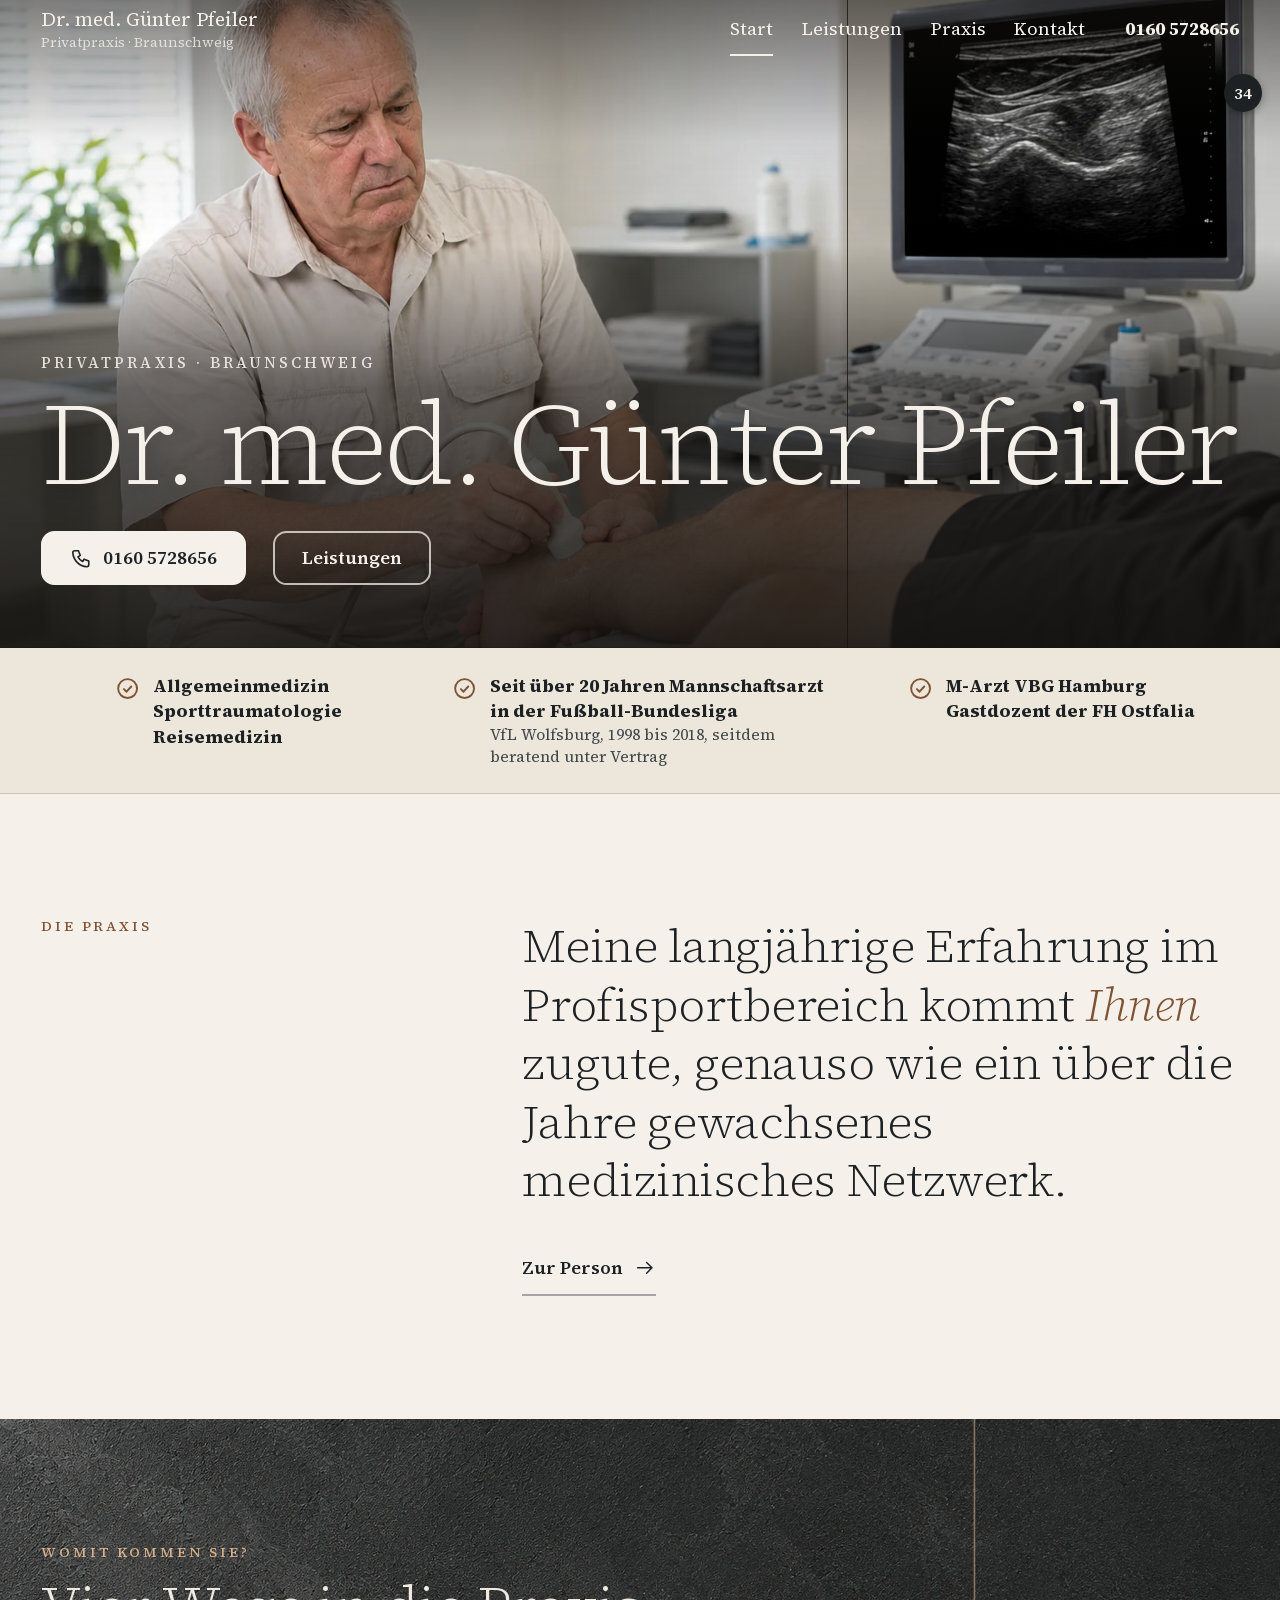
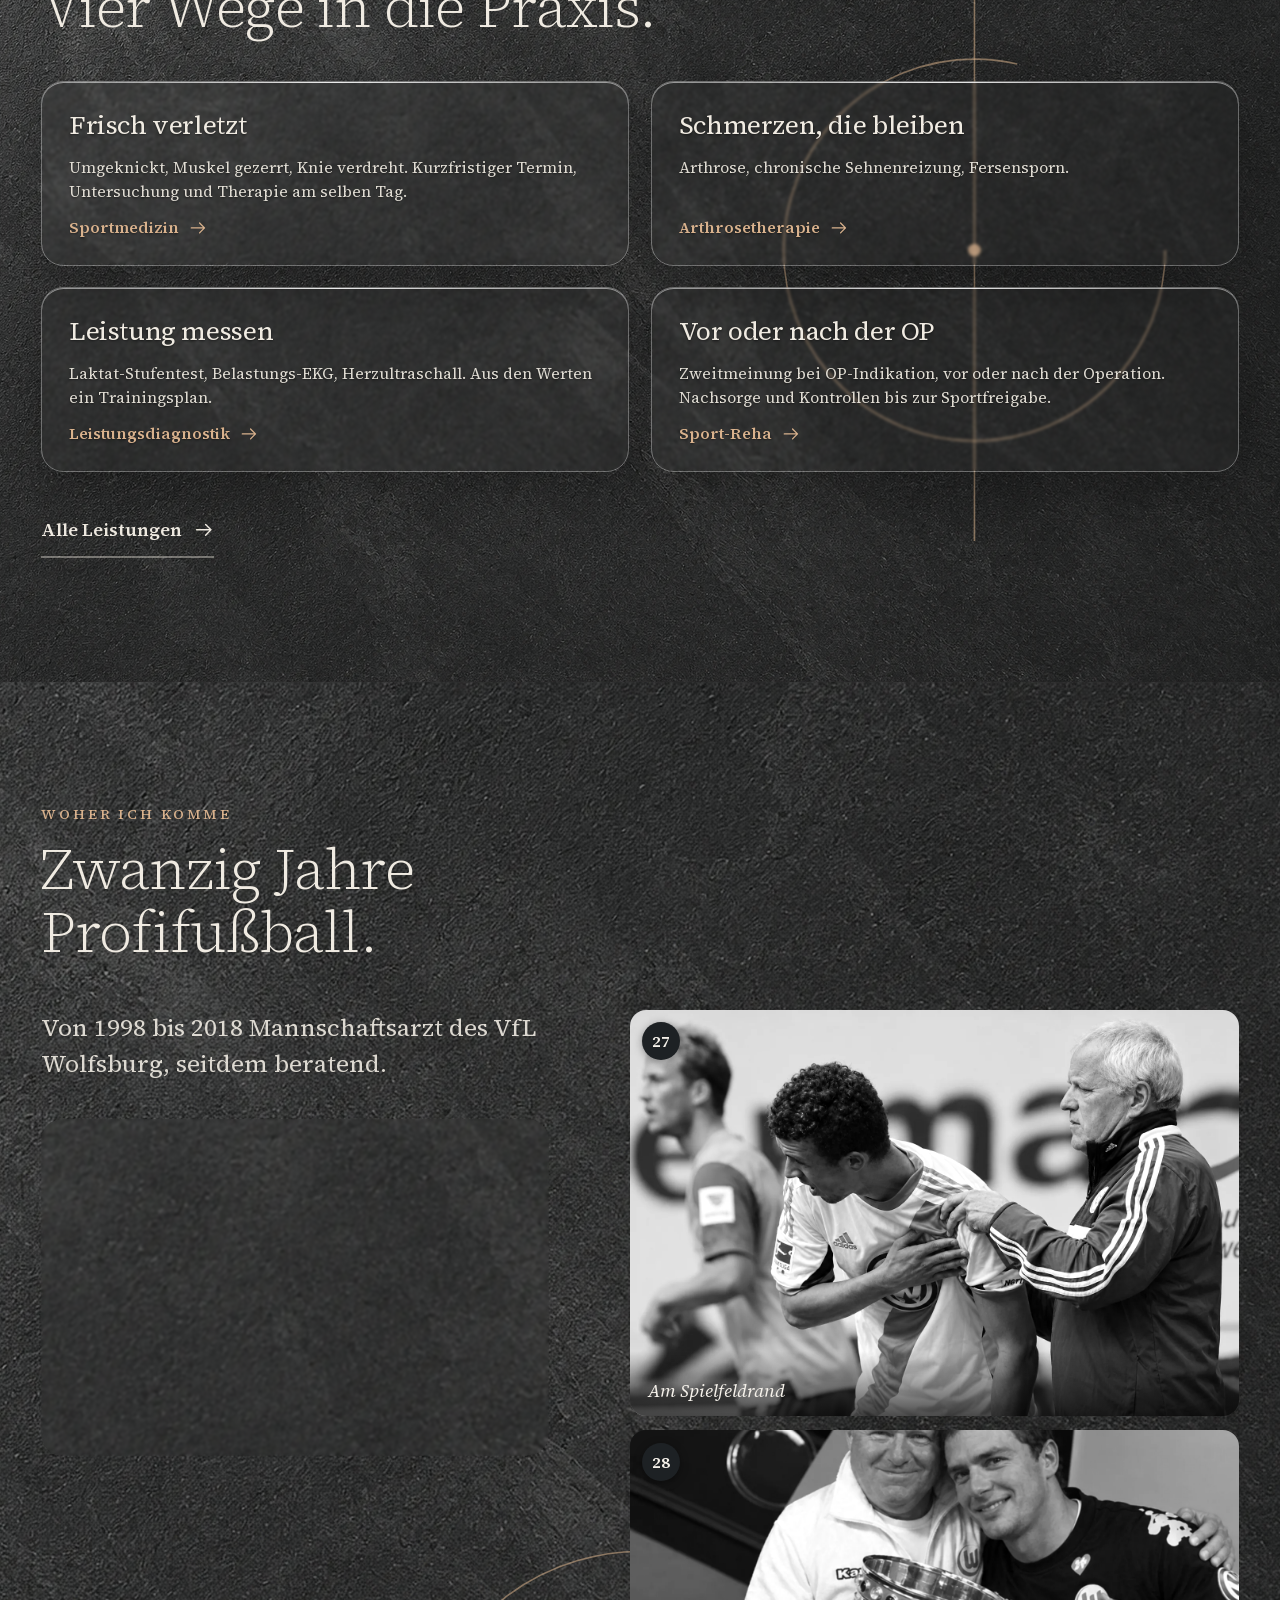
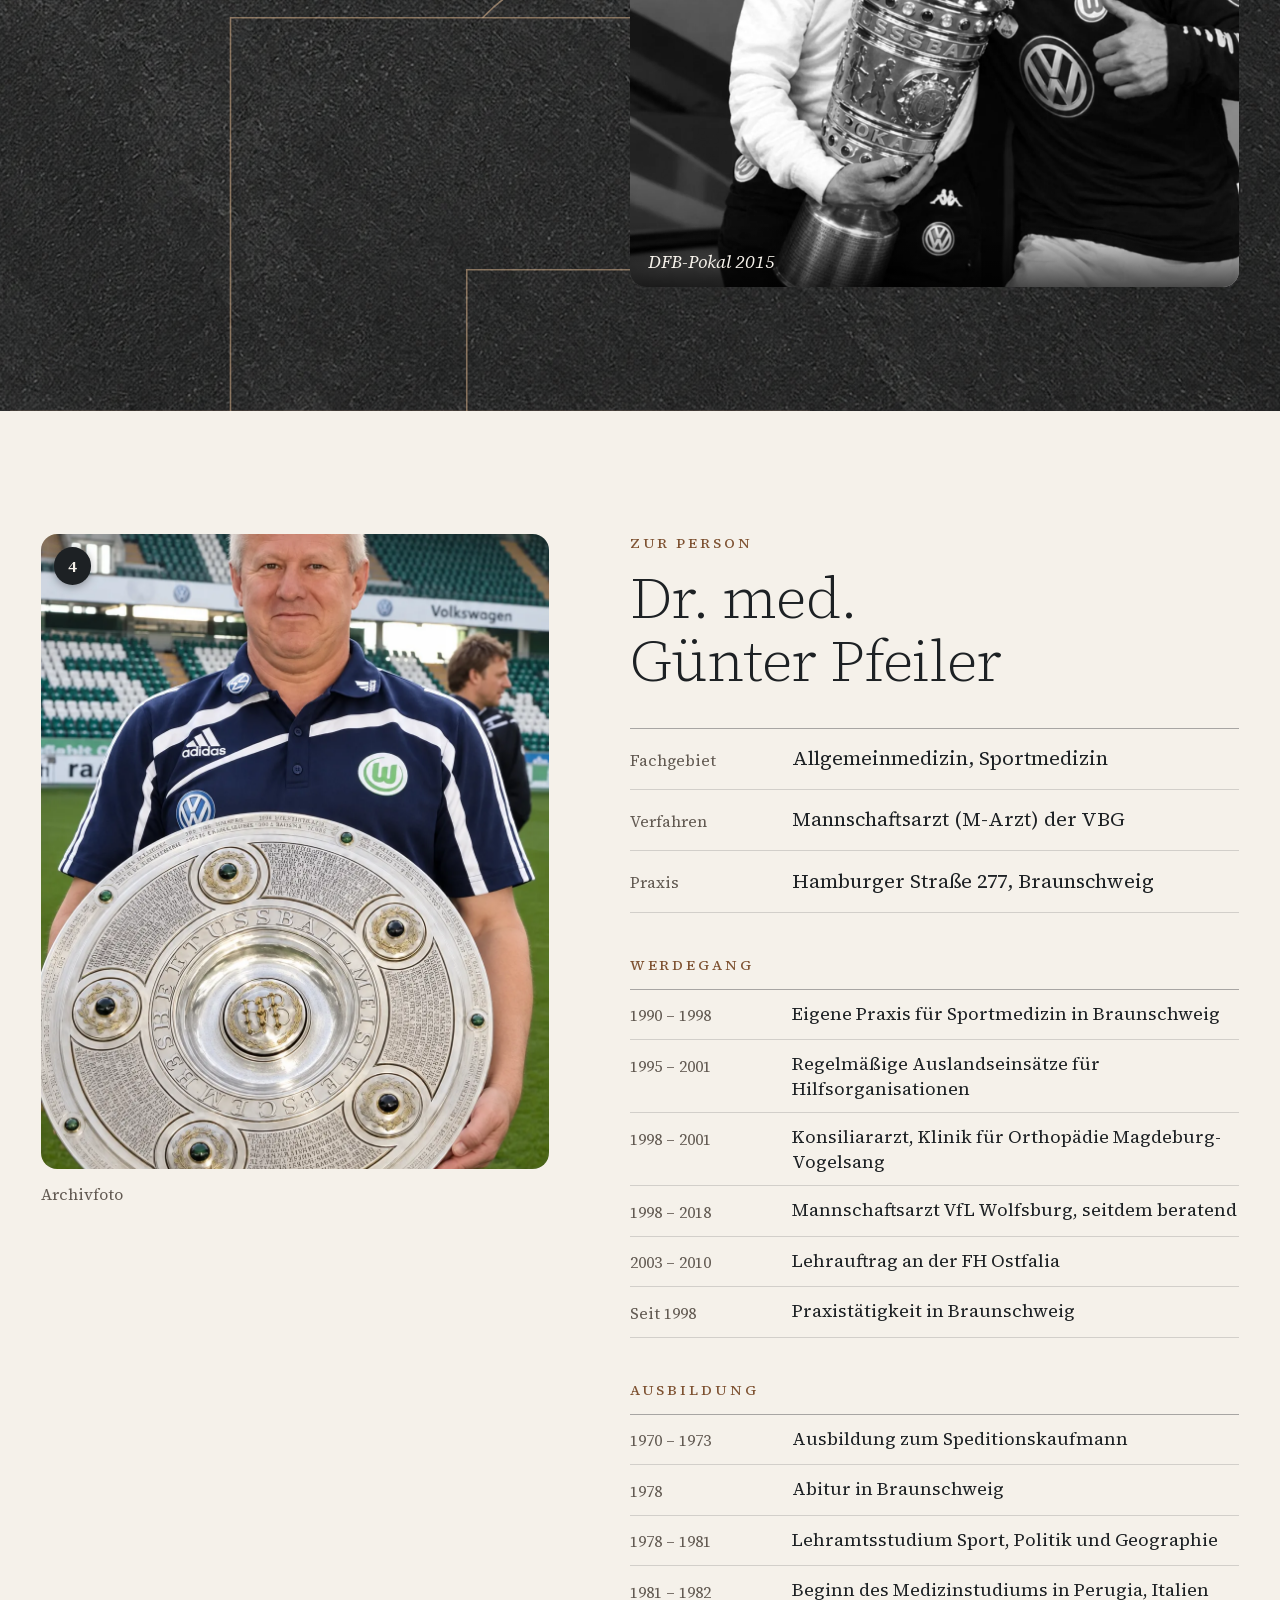
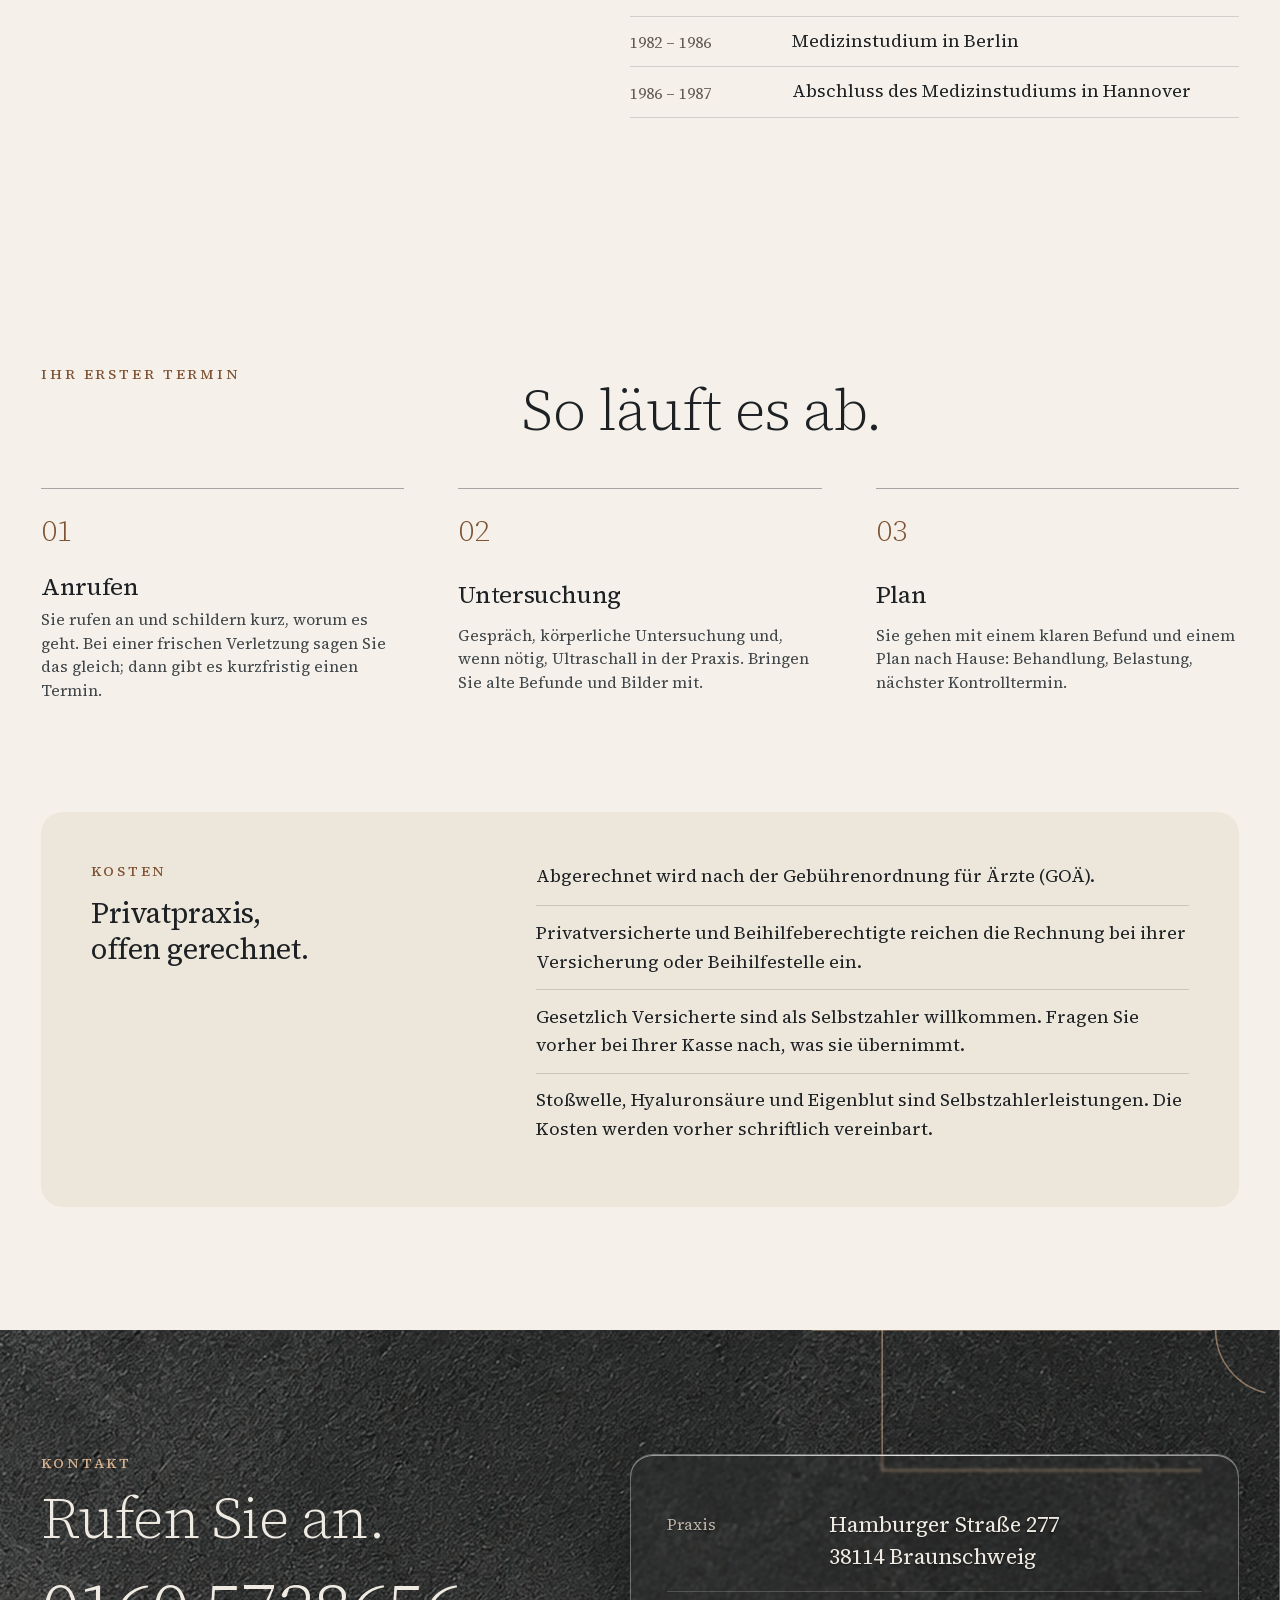
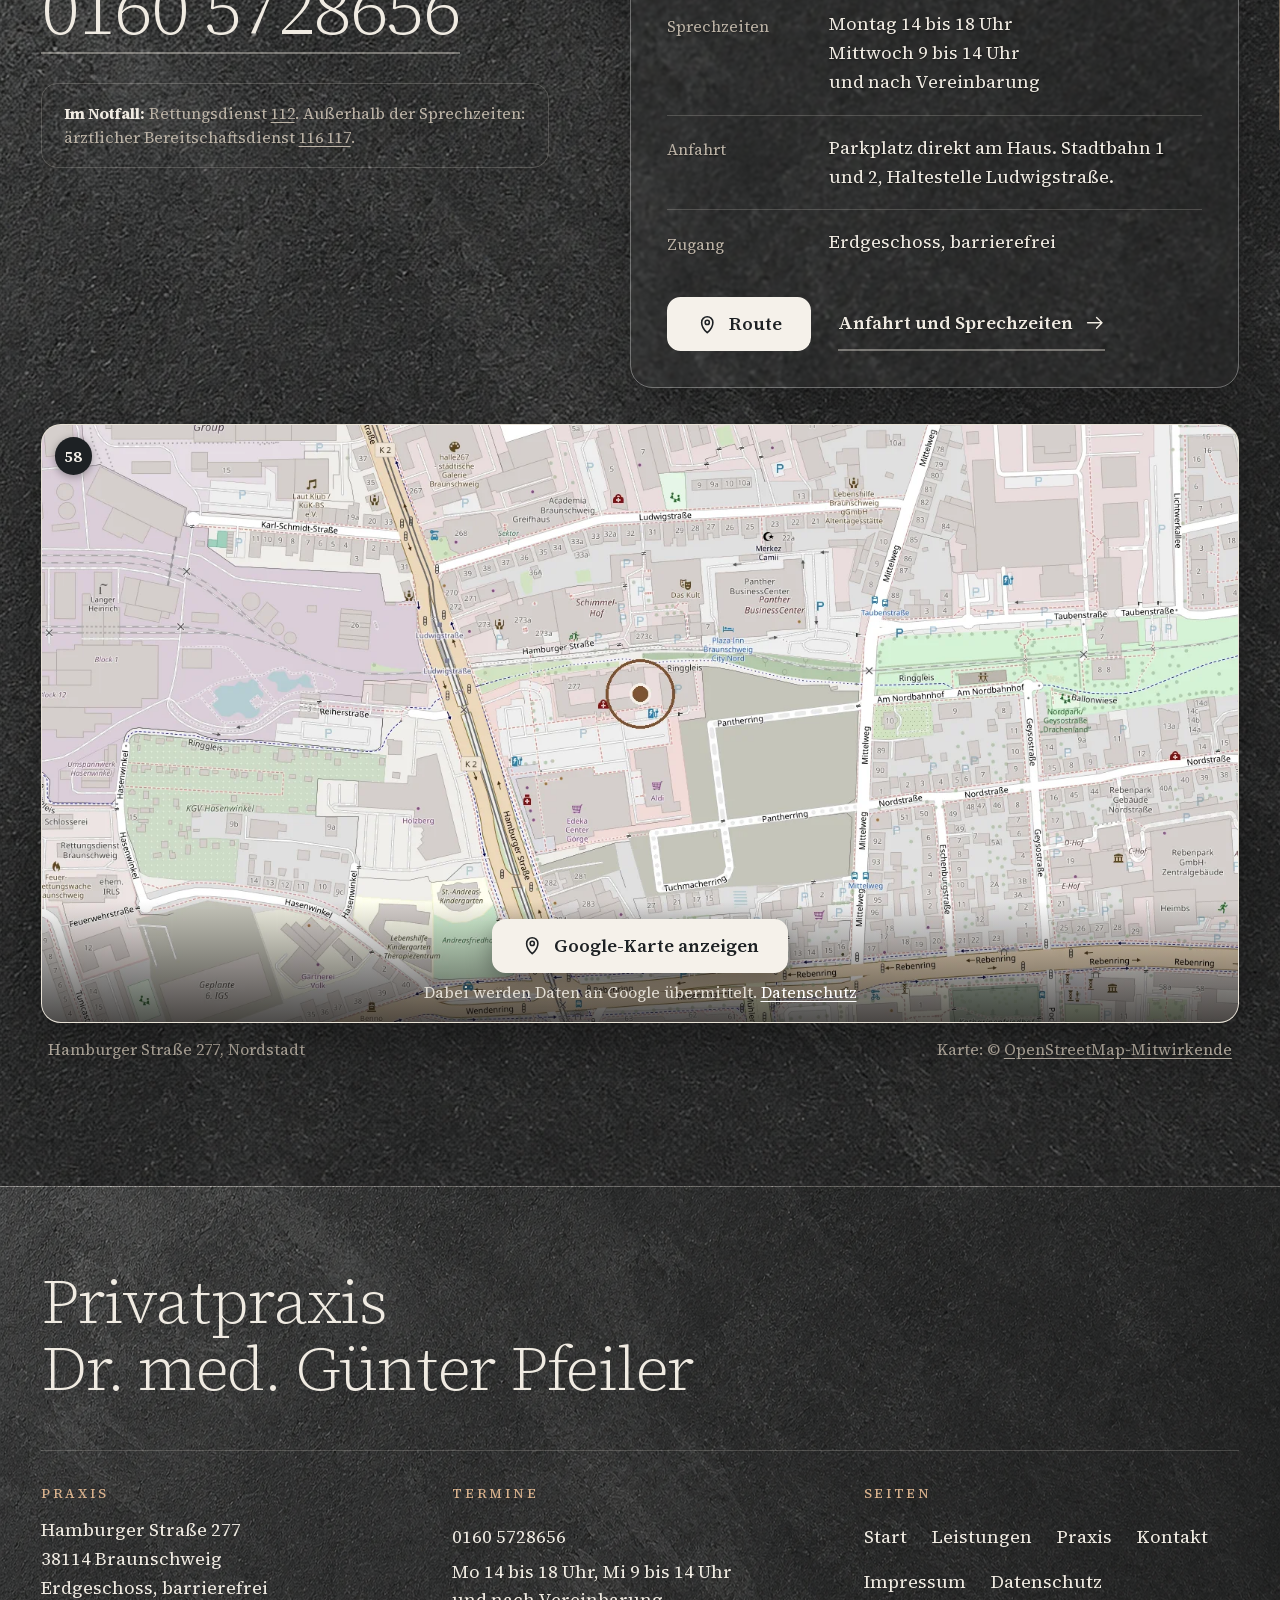
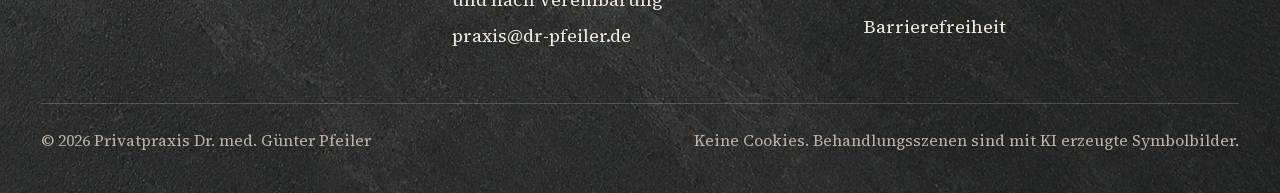
<file: index.html>
<!DOCTYPE html>
<html lang="de">
<head>
<meta charset="utf-8">
<meta name="viewport" content="width=device-width, initial-scale=1, viewport-fit=cover">
<title>Dr. med. Günter Pfeiler — Privatpraxis für Sportmedizin, Braunschweig</title>
<meta name="description" content="Privatpraxis für Sportmedizin, Leistungsdiagnostik und Allgemeinmedizin in Braunschweig. Dr. med. Günter Pfeiler, zwanzig Jahre Mannschaftsarzt im Profifußball.">
<meta name="robots" content="noindex, nofollow"><!-- ENTWURF: vor dem Livegang entfernen -->
<meta name="theme-color" content="#f5f1ea">
<link rel="preload" href="assets/fonts/source-serif-4.woff2" as="font" type="font/woff2" crossorigin>
<link rel="preload" as="image" href="assets/img/leistung-sport-reha.webp" fetchpriority="high">
<link rel="stylesheet" href="assets/css/edel.css?v=34">
<script>document.documentElement.className+=" js";try{if(localStorage.getItem("pfeiler-gross")==="1")document.documentElement.classList.add("gross")}catch(e){}</script>
<link rel="icon" href="data:image/svg+xml,%3Csvg xmlns='http://www.w3.org/2000/svg' viewBox='0 0 32 32'%3E%3Crect width='32' height='32' rx='6' fill='%231d2124'/%3E%3Ctext x='16' y='22' font-family='Georgia,serif' font-size='17' fill='%23f5f1ea' text-anchor='middle'%3EP%3C/text%3E%3C/svg%3E">
<script type="application/ld+json">
{"@context":"https://schema.org","@type":"Physician","@id":"https://dr-pfeiler.de/#praxis","name":"Privatpraxis Dr. med. Günter Pfeiler",
 "medicalSpecialty":["SportsMedicine","PrimaryCare"],
 "address":{"@type":"PostalAddress","streetAddress":"Hamburger Straße 277","postalCode":"38114","addressLocality":"Braunschweig","addressCountry":"DE"},
 "geo":{"@type":"GeoCoordinates","latitude":52.27784,"longitude":10.52268},
 "telephone":"+49 160 5728656","email":"praxis@dr-pfeiler.de","url":"https://dr-pfeiler.de/","isAccessibleForFree":false,
 "founder":{"@type":"Person","name":"Dr. med. Günter Pfeiler","honorificPrefix":"Dr. med."}}
</script>
</head>
<body>
<a class="skip" href="#inhalt">Zum Inhalt springen</a>

<header class="kopf kopf--auf-bild">
  <div class="wrap">
    <a class="marke" href="index.html"><span class="marke-text"><span class="titel-kurz">Dr. med. </span>Günter Pfeiler<small>Privatpraxis · Braunschweig</small></span></a>
    <nav class="nav" aria-label="Hauptmenü">
<a href="index.html" aria-current="page">Start</a>
<a href="leistungen.html">Leistungen</a>
<a href="praxis.html">Praxis</a>
<a href="kontakt.html">Kontakt</a>
<a class="nav-tel" href="tel:+491605728656">0160 5728656</a>
    </nav>
    <a class="kopf-tel" href="tel:+491605728656" aria-label="Anrufen: 0160 5728656"><svg viewBox="0 0 24 24" fill="none" stroke="currentColor" stroke-width="1.7" stroke-linecap="round" stroke-linejoin="round" aria-hidden="true"><path d="M5 4h4l2 5-2.5 1.5a11 11 0 0 0 5 5L15 13l5 2v4a2 2 0 0 1-2 2A16 16 0 0 1 3 6a2 2 0 0 1 2-2Z"/></svg></a>
    <button class="menue" type="button" aria-expanded="false" aria-controls="menue">Menü <i aria-hidden="true"></i></button>
  </div>
</header>
<nav class="menue-flaeche" id="menue" aria-label="Menü">
<a href="index.html" aria-current="page">Start</a>
<a href="leistungen.html">Leistungen</a>
<a href="praxis.html">Praxis</a>
<a href="kontakt.html">Kontakt</a>
<a class="menue-tel" href="tel:+491605728656"><svg viewBox="0 0 24 24" fill="none" stroke="currentColor" stroke-width="1.7" stroke-linecap="round" stroke-linejoin="round" aria-hidden="true"><path d="M5 4h4l2 5-2.5 1.5a11 11 0 0 0 5 5L15 13l5 2v4a2 2 0 0 1-2 2A16 16 0 0 1 3 6a2 2 0 0 1 2-2Z"/></svg> Termin: 0160 5728656</a>
  <div class="menue-fuss">
    <button class="schrift" type="button" aria-pressed="false"><span class="a1" aria-hidden="true">A</span><span class="a2" aria-hidden="true">A</span> Große Schrift</button>
<a href="impressum.html">Impressum</a>
<a href="datenschutz.html">Datenschutz</a>
<a href="barrierefreiheit.html">Barrierefreiheit</a>
  </div>
</nav>

<main id="inhalt" tabindex="-1">

  <section class="titel">
    <img class="titel-sono" src="assets/img/b-01-sprunggelenk-ultraschall.webp" width="1536" height="1024" alt="" fetchpriority="high"><span class="bild-nr" aria-hidden="true">34</span>
    <div class="wrap">
      <p class="ueberzeile">Privatpraxis · Braunschweig</p>
      <h1 id="titel">Dr. med. Günter Pfeiler</h1>
      <div class="aktionen">
        <a class="knopf knopf--hell" href="tel:+491605728656"><svg viewBox="0 0 24 24" fill="none" stroke="currentColor" stroke-width="1.7" stroke-linecap="round" stroke-linejoin="round" aria-hidden="true"><path d="M5 4h4l2 5-2.5 1.5a11 11 0 0 0 5 5L15 13l5 2v4a2 2 0 0 1-2 2A16 16 0 0 1 3 6a2 2 0 0 1 2-2Z"/></svg> 0160 5728656</a>
        <a class="knopf knopf--rand-hell" href="leistungen.html">Leistungen</a>
      </div>
    </div>
  </section>

  <div class="band-vertrauen" aria-label="Auf einen Blick">
    <ul class="wrap">
      <li><svg viewBox="0 0 24 24" fill="none" stroke="currentColor" stroke-width="1.8" stroke-linecap="round" stroke-linejoin="round" aria-hidden="true"><circle cx="12" cy="12" r="9"/><path d="m8.5 12.5 2.5 2.5 4.5-5"/></svg><div><b>Allgemeinmedizin</b><b>Sporttraumatologie</b><b>Reisemedizin</b></div></li>
      <li><svg viewBox="0 0 24 24" fill="none" stroke="currentColor" stroke-width="1.8" stroke-linecap="round" stroke-linejoin="round" aria-hidden="true"><circle cx="12" cy="12" r="9"/><path d="m8.5 12.5 2.5 2.5 4.5-5"/></svg><div><b>Seit über 20 Jahren Mannschaftsarzt in der Fußball-Bundesliga</b>VfL Wolfsburg, 1998 bis 2018, seitdem beratend unter Vertrag</div></li>
      <li><svg viewBox="0 0 24 24" fill="none" stroke="currentColor" stroke-width="1.8" stroke-linecap="round" stroke-linejoin="round" aria-hidden="true"><circle cx="12" cy="12" r="9"/><path d="m8.5 12.5 2.5 2.5 4.5-5"/></svg><div><b>M-Arzt VBG Hamburg</b><b>Gastdozent der FH Ostfalia</b></div></li>
    </ul>
  </div>

  <section class="abschnitt" aria-labelledby="praxis-titel">
    <div class="wrap zweispalt">
      <p class="kicker zeig" id="praxis-titel">Die Praxis</p>
      <div>
        <p class="aussage zeig">Meine langjährige Erfahrung im Profisportbereich kommt <em>Ihnen</em> zugute, genauso wie ein über die Jahre gewachsenes medizinisches Netzwerk.</p>
        <div class="aktionen zeig" style="--dl:160ms"><a class="link" href="praxis.html">Zur Person <svg viewBox="0 0 24 24" fill="none" stroke="currentColor" stroke-width="1.6" stroke-linecap="round" stroke-linejoin="round" aria-hidden="true"><path d="M4 12h16m-6-6 6 6-6 6"/></svg></a></div>
      </div>
    </div>
  </section>

  <section class="nacht abschnitt" aria-labelledby="situation-t">
    <svg class="feld feld--mitte" viewBox="0 0 400 800" aria-hidden="true" focusable="false"><path pathLength="1" d="M200 0V800"/><circle pathLength="1" cx="200" cy="400" r="150"/><circle class="punkt" cx="200" cy="400" r="5"/></svg>
    <div class="wrap">
      <p class="kicker zeig">Womit kommen Sie?</p>
      <h2 id="situation-t" class="zeig" style="--dl:80ms">Vier Wege in die Praxis.</h2>
      <ul class="situationen situationen--glas">
        <li><a class="zeig" href="leistungen.html#sportmedizin"><h3>Frisch verletzt</h3><p>Umgeknickt, Muskel gezerrt, Knie verdreht. Kurzfristiger Termin, Untersuchung und Therapie am selben Tag.</p><span>Sportmedizin <svg viewBox="0 0 24 24" fill="none" stroke="currentColor" stroke-width="1.6" stroke-linecap="round" stroke-linejoin="round" aria-hidden="true"><path d="M4 12h16m-6-6 6 6-6 6"/></svg></span></a></li>
        <li><a class="zeig" style="--dl:60ms" href="leistungen.html#arthrosetherapie"><h3>Schmerzen, die bleiben</h3><p>Arthrose, chronische Sehnenreizung, Fersensporn.</p><span>Arthrosetherapie <svg viewBox="0 0 24 24" fill="none" stroke="currentColor" stroke-width="1.6" stroke-linecap="round" stroke-linejoin="round" aria-hidden="true"><path d="M4 12h16m-6-6 6 6-6 6"/></svg></span></a></li>
        <li><a class="zeig" style="--dl:120ms" href="leistungen.html#leistungsdiagnostik"><h3>Leistung messen</h3><p>Laktat-Stufentest, Belastungs-EKG, Herzultraschall. Aus den Werten ein Trainingsplan.</p><span>Leistungsdiagnostik <svg viewBox="0 0 24 24" fill="none" stroke="currentColor" stroke-width="1.6" stroke-linecap="round" stroke-linejoin="round" aria-hidden="true"><path d="M4 12h16m-6-6 6 6-6 6"/></svg></span></a></li>
        <li><a class="zeig" style="--dl:180ms" href="leistungen.html#sport-reha"><h3>Vor oder nach der OP</h3><p>Zweitmeinung bei OP-Indikation, vor oder nach der Operation. Nachsorge und Kontrollen bis zur Sportfreigabe.</p><span>Sport-Reha <svg viewBox="0 0 24 24" fill="none" stroke="currentColor" stroke-width="1.6" stroke-linecap="round" stroke-linejoin="round" aria-hidden="true"><path d="M4 12h16m-6-6 6 6-6 6"/></svg></span></a></li>
      </ul>
      <div class="aktionen zeig"><a class="link" href="leistungen.html">Alle Leistungen <svg viewBox="0 0 24 24" fill="none" stroke="currentColor" stroke-width="1.6" stroke-linecap="round" stroke-linejoin="round" aria-hidden="true"><path d="M4 12h16m-6-6 6 6-6 6"/></svg></a></div>
    </div>
  </section>


  <section class="nacht abschnitt" aria-labelledby="chronik-titel">
    <svg class="feld feld--strafraum" viewBox="0 0 800 420" aria-hidden="true" focusable="false"><path pathLength="1" d="M0 420H800"/><path pathLength="1" d="M140 420V170H660V420"/><path pathLength="1" d="M290 420V330H510V420"/><path pathLength="1" d="M300 170A140 140 0 0 1 500 170"/><circle class="punkt" cx="400" cy="250" r="5"/></svg>
    <div class="wrap">
      <p class="kicker zeig">Woher ich komme</p>
      <h2 id="chronik-titel" class="zeig" style="--dl:80ms;max-width:12em">Zwanzig Jahre Profifußball.</h2>
      <div class="chronik">
        <div class="zeig">
          <p class="lead">Von 1998 bis 2018 Mannschaftsarzt des VfL Wolfsburg, seitdem beratend.</p>
          <div class="glas" style="margin-top:2rem;padding-block:.3rem"><ol class="zeitleiste">
            <li><b>1998</b><span>Beginn als Mannschaftsarzt des VfL Wolfsburg</span></li>
            <li><b>2009</b><span>Deutsche Meisterschaft</span></li>
            <li><b>2015</b><span>DFB-Pokalsieg</span></li>
            <li><b>2018</b><span>Seitdem beratend; eigene Privatpraxis in Braunschweig</span></li>
          </ol></div>
          <details class="todo"><summary>Intern</summary><p>Jahreszahlen und Vereinsnennung mit Dr. Pfeiler bestätigen. Bildrechte (Fotograf, Verein) und Einwilligung der abgebildeten Spieler klären.</p></details>
        </div>
        <div class="archiv zeig" style="--dl:120ms">
          <figure class="bild a1"><img src="assets/img/foto-01-spielfeldrand.webp" width="1536" height="1024" loading="lazy" alt="Dr. Pfeiler untersucht am Spielfeldrand die Schulter eines Spielers"><figcaption>Am Spielfeldrand</figcaption><span class="bild-nr" aria-hidden="true">27</span></figure>
          <figure class="bild a2"><img src="assets/img/foto-02-dfb-pokal.webp" width="1536" height="1536" loading="lazy" alt="Dr. Pfeiler mit dem DFB-Pokal"><figcaption>DFB-Pokal 2015</figcaption><span class="bild-nr" aria-hidden="true">28</span></figure>
        </div>
      </div>
    </div>
  </section>

  <section class="abschnitt" aria-labelledby="person-titel">
    <div class="wrap person">
      <figure class="zeig" style="margin:0">
        <div class="bild bild--hoch"><img src="assets/img/foto-03-meisterschale.webp" width="1024" height="1536" loading="lazy" decoding="async" alt="Dr. med. Günter Pfeiler mit der Meisterschale in der Arena des VfL Wolfsburg"><span class="bild-nr" aria-hidden="true">4</span></div>
        <figcaption class="bildunterschrift"><span class="symbol">Archivfoto</span></figcaption>
      </figure>
      <div class="zeig" style="--dl:120ms">
        <p class="kicker">Zur Person</p>
        <h2 id="person-titel">Dr. med. Günter Pfeiler</h2>
        <dl class="fakten">
          <div><dt>Fachgebiet</dt><dd>Allgemeinmedizin, Sportmedizin</dd></div>
          <div><dt>Verfahren</dt><dd>Mannschaftsarzt (M-Arzt) der VBG</dd></div>
          <div><dt>Praxis</dt><dd>Hamburger Straße 277, Braunschweig</dd></div>
        </dl>
        <h3 class="fakten-titel">Werdegang</h3>
        <dl class="fakten fakten--lauf">
          <div><dt>1990 – 1998</dt><dd>Eigene Praxis für Sportmedizin in Braunschweig</dd></div>
          <div><dt>1995 – 2001</dt><dd>Regelmäßige Auslandseinsätze für Hilfsorganisationen</dd></div>
          <div><dt>1998 – 2001</dt><dd>Konsiliararzt, Klinik für Orthopädie Magdeburg-Vogelsang</dd></div>
          <div><dt>1998 – 2018</dt><dd>Mannschaftsarzt VfL Wolfsburg, seitdem beratend</dd></div>
          <div><dt>2003 – 2010</dt><dd>Lehrauftrag an der FH Ostfalia</dd></div>
          <div><dt>Seit 1998</dt><dd>Praxistätigkeit in Braunschweig</dd></div>
        </dl>
        <h3 class="fakten-titel">Ausbildung</h3>
        <dl class="fakten fakten--lauf">
          <div><dt>1970 – 1973</dt><dd>Ausbildung zum Speditionskaufmann</dd></div>
          <div><dt>1978</dt><dd>Abitur in Braunschweig</dd></div>
          <div><dt>1978 – 1981</dt><dd>Lehramtsstudium Sport, Politik und Geographie</dd></div>
          <div><dt>1981 – 1982</dt><dd>Beginn des Medizinstudiums in Perugia, Italien</dd></div>
          <div><dt>1982 – 1986</dt><dd>Medizinstudium in Berlin</dd></div>
          <div><dt>1986 – 1987</dt><dd>Abschluss des Medizinstudiums in Hannover</dd></div>
        </dl>
        <details class="todo"><summary>Intern</summary><p>Porträt ist vorläufig das Archivfoto. Für den Livegang ein aktuelles Foto im Sprechzimmer machen lassen; alle 40 recherchierten Vorbilder nutzen eigene Fotografie.</p></details>
      </div>
    </div>
  </section>

  <section class="abschnitt" aria-labelledby="termin-titel">
    <div class="wrap">
      <div class="zweispalt">
        <p class="kicker zeig">Ihr erster Termin</p>
        <h2 id="termin-titel" class="zeig" style="--dl:80ms">So läuft es ab.</h2>
      </div>
      <ol class="schritte">
        <li class="zeig"><h3>Anrufen</h3><p>Sie rufen an und schildern kurz, worum es geht. Bei einer frischen Verletzung sagen Sie das gleich; dann gibt es kurzfristig einen Termin.</p></li>
        <li class="zeig" style="--dl:80ms"><h3>Untersuchung</h3><p>Gespräch, körperliche Untersuchung und, wenn nötig, Ultraschall in der Praxis. Bringen Sie alte Befunde und Bilder mit.</p></li>
        <li class="zeig" style="--dl:160ms"><h3>Plan</h3><p>Sie gehen mit einem klaren Befund und einem Plan nach Hause: Behandlung, Belastung, nächster Kontrolltermin.</p></li>
      </ol>
      <div class="kosten zeig" id="kosten">
        <div><p class="kicker">Kosten</p><h3 style="margin-top:.8rem">Privatpraxis, offen gerechnet.</h3></div>
        <div>
          <p>Abgerechnet wird nach der Gebührenordnung für Ärzte (GOÄ).</p>
          <ul>
            <li>Privatversicherte und Beihilfeberechtigte reichen die Rechnung bei ihrer Versicherung oder Beihilfestelle ein.</li>
            <li>Gesetzlich Versicherte sind als Selbstzahler willkommen. Fragen Sie vorher bei Ihrer Kasse nach, was sie übernimmt.</li>
            <li>Stoßwelle, Hyaluronsäure und Eigenblut sind Selbstzahlerleistungen. Die Kosten werden vorher schriftlich vereinbart.</li>
          </ul>
          <details class="todo"><summary>Intern</summary><p>Abrechnungsangaben (GOÄ-Faktor, Erstattung, Beihilfe, Preisrahmen Erstgespräch) vor dem Livegang mit dem Arzt klären. Keine Praxis in Braunschweig nennt Kosten; ein Preisrahmen wäre ein Alleinstellungsmerkmal.</p></details>
        </div>
      </div>
    </div>
  </section>

  <section class="nacht abschnitt" aria-labelledby="kontakt-titel" data-ruf-ende>
    <svg class="feld feld--ecke" viewBox="0 0 400 400" aria-hidden="true" focusable="false"><path pathLength="1" d="M0 0H400"/><path pathLength="1" d="M400 0V400"/><path pathLength="1" d="M345 0A55 55 0 0 0 400 55"/><path pathLength="1" d="M60 0V120H400"/></svg>
    <div class="wrap">
      <div class="kontaktblock">
        <div class="zeig">
          <p class="kicker">Kontakt</p>
          <h2 id="kontakt-titel">Rufen Sie an.</h2>
          <a class="tel" href="tel:+491605728656">0160 5728656</a>
          <p class="notfall"><b>Im Notfall:</b> Rettungsdienst <a href="tel:112">112</a>. Außerhalb der Sprechzeiten: ärztlicher Bereitschaftsdienst <a href="tel:116117">116 117</a>.</p>
        </div>
        <div class="glas zeig" style="--dl:120ms">
          <dl class="angaben">
            <div><dt>Praxis</dt><dd><address class="adresse">Hamburger Straße 277<br>38114 Braunschweig</address></dd></div>
            <div><dt>Sprechzeiten</dt><dd>Montag 14 bis 18 Uhr<br>Mittwoch 9 bis 14 Uhr<br>und nach Vereinbarung</dd></div>
            <div><dt>Anfahrt</dt><dd>Parkplatz direkt am Haus. Stadtbahn 1 und 2, Haltestelle Ludwigstraße.</dd></div>
            <div><dt>Zugang</dt><dd>Erdgeschoss, barrierefrei</dd></div>
          </dl>
          <div class="aktionen" style="margin-top:1.2rem"><a class="knopf" href="https://www.google.com/maps/dir/?api=1&amp;destination=52.27784%2C10.52268&amp;travelmode=driving" target="_blank" rel="noopener noreferrer"><svg viewBox="0 0 24 24" fill="none" stroke="currentColor" stroke-width="1.7" stroke-linecap="round" stroke-linejoin="round" aria-hidden="true"><path d="M12 21s-6-5.3-6-11a6 6 0 0 1 12 0c0 5.7-6 11-6 11Z"/><circle cx="12" cy="10" r="2.2"/></svg> Route</a><a class="link" href="kontakt.html">Anfahrt und Sprechzeiten <svg viewBox="0 0 24 24" fill="none" stroke="currentColor" stroke-width="1.6" stroke-linecap="round" stroke-linejoin="round" aria-hidden="true"><path d="M4 12h16m-6-6 6 6-6 6"/></svg></a></div>
        </div>
      </div>
      <div style="margin-top:2rem"><figure class="karte zeig">
          <div class="bild" id="karte-bild">
            <img src="assets/img/lageplan.webp" width="1600" height="1200" loading="lazy" decoding="async" alt="Stadtplan Braunschweig-Nordstadt: die Praxis liegt an der Hamburger Straße 277 am Ringgleis, nahe Haltestelle Ludwigstraße">
            <span class="bild-nr" aria-hidden="true">58</span>
            <div class="karte-laden">
              <button class="knopf" type="button" id="karte-laden" data-src="https://www.google.com/maps/embed?origin=mfe&amp;pb=!1m3!2m1!1s52.27784,10.52268!6i17!3m1!1sde!5m1!1sde"><svg viewBox="0 0 24 24" fill="none" stroke="currentColor" stroke-width="1.7" stroke-linecap="round" stroke-linejoin="round" aria-hidden="true"><path d="M12 21s-6-5.3-6-11a6 6 0 0 1 12 0c0 5.7-6 11-6 11Z"/><circle cx="12" cy="10" r="2.2"/></svg> Google-Karte anzeigen</button>
              <p>Dabei werden Daten an Google übermittelt. <a href="datenschutz.html#google-maps">Datenschutz</a></p>
            </div>
          </div>
          <figcaption><span>Hamburger Straße 277, Nordstadt</span><span>Karte: © <a href="https://www.openstreetmap.org/copyright" target="_blank" rel="noopener noreferrer">OpenStreetMap-Mitwirkende</a></span></figcaption>
          <p class="sr-only" aria-live="polite" id="karte-status"></p>
        </figure></div>
    </div>
  </section>
</main>

<footer class="fuss" data-ruf-ende>
  <div class="wrap">
    <p class="gross">Privatpraxis<br>Dr. med. Günter Pfeiler</p>
    <div class="fuss-raster">
      <div><small>Praxis</small><address>Hamburger Straße 277<br>38114 Braunschweig<br>Erdgeschoss, barrierefrei</address></div>
      <div><small>Termine</small><a href="tel:+491605728656">0160 5728656</a><br>Mo 14 bis 18 Uhr, Mi 9 bis 14 Uhr<br>und nach Vereinbarung<br><a href="mailto:praxis@dr-pfeiler.de">praxis@dr-pfeiler.de</a></div>
      <div><small>Seiten</small><nav aria-label="Fußzeile">
<a href="index.html" aria-current="page">Start</a>
<a href="leistungen.html">Leistungen</a>
<a href="praxis.html">Praxis</a>
<a href="kontakt.html">Kontakt</a>
<a href="impressum.html">Impressum</a>
<a href="datenschutz.html">Datenschutz</a>
<a href="barrierefreiheit.html">Barrierefreiheit</a>
      </nav></div>
    </div>
    <div class="zeile">
      <span>© 2026 Privatpraxis Dr. med. Günter Pfeiler</span>
      <span>Keine Cookies. Behandlungsszenen sind mit KI erzeugte Symbolbilder.</span>
    </div>
  </div>
</footer>

<nav class="ruf" aria-label="Schnellkontakt">
  <a class="primaer" href="tel:+491605728656"><svg viewBox="0 0 24 24" fill="none" stroke="currentColor" stroke-width="1.7" stroke-linecap="round" stroke-linejoin="round" aria-hidden="true"><path d="M5 4h4l2 5-2.5 1.5a11 11 0 0 0 5 5L15 13l5 2v4a2 2 0 0 1-2 2A16 16 0 0 1 3 6a2 2 0 0 1 2-2Z"/></svg> Anrufen</a>
  <a href="https://www.google.com/maps/dir/?api=1&amp;destination=52.27784%2C10.52268&amp;travelmode=driving" target="_blank" rel="noopener noreferrer"><svg viewBox="0 0 24 24" fill="none" stroke="currentColor" stroke-width="1.7" stroke-linecap="round" stroke-linejoin="round" aria-hidden="true"><path d="M12 21s-6-5.3-6-11a6 6 0 0 1 12 0c0 5.7-6 11-6 11Z"/><circle cx="12" cy="10" r="2.2"/></svg> Route <span class="sr-only">(öffnet Google Maps)</span></a>
</nav>

<script src="assets/js/edel.js?v=31" defer></script>
</body>
</html>
</file>
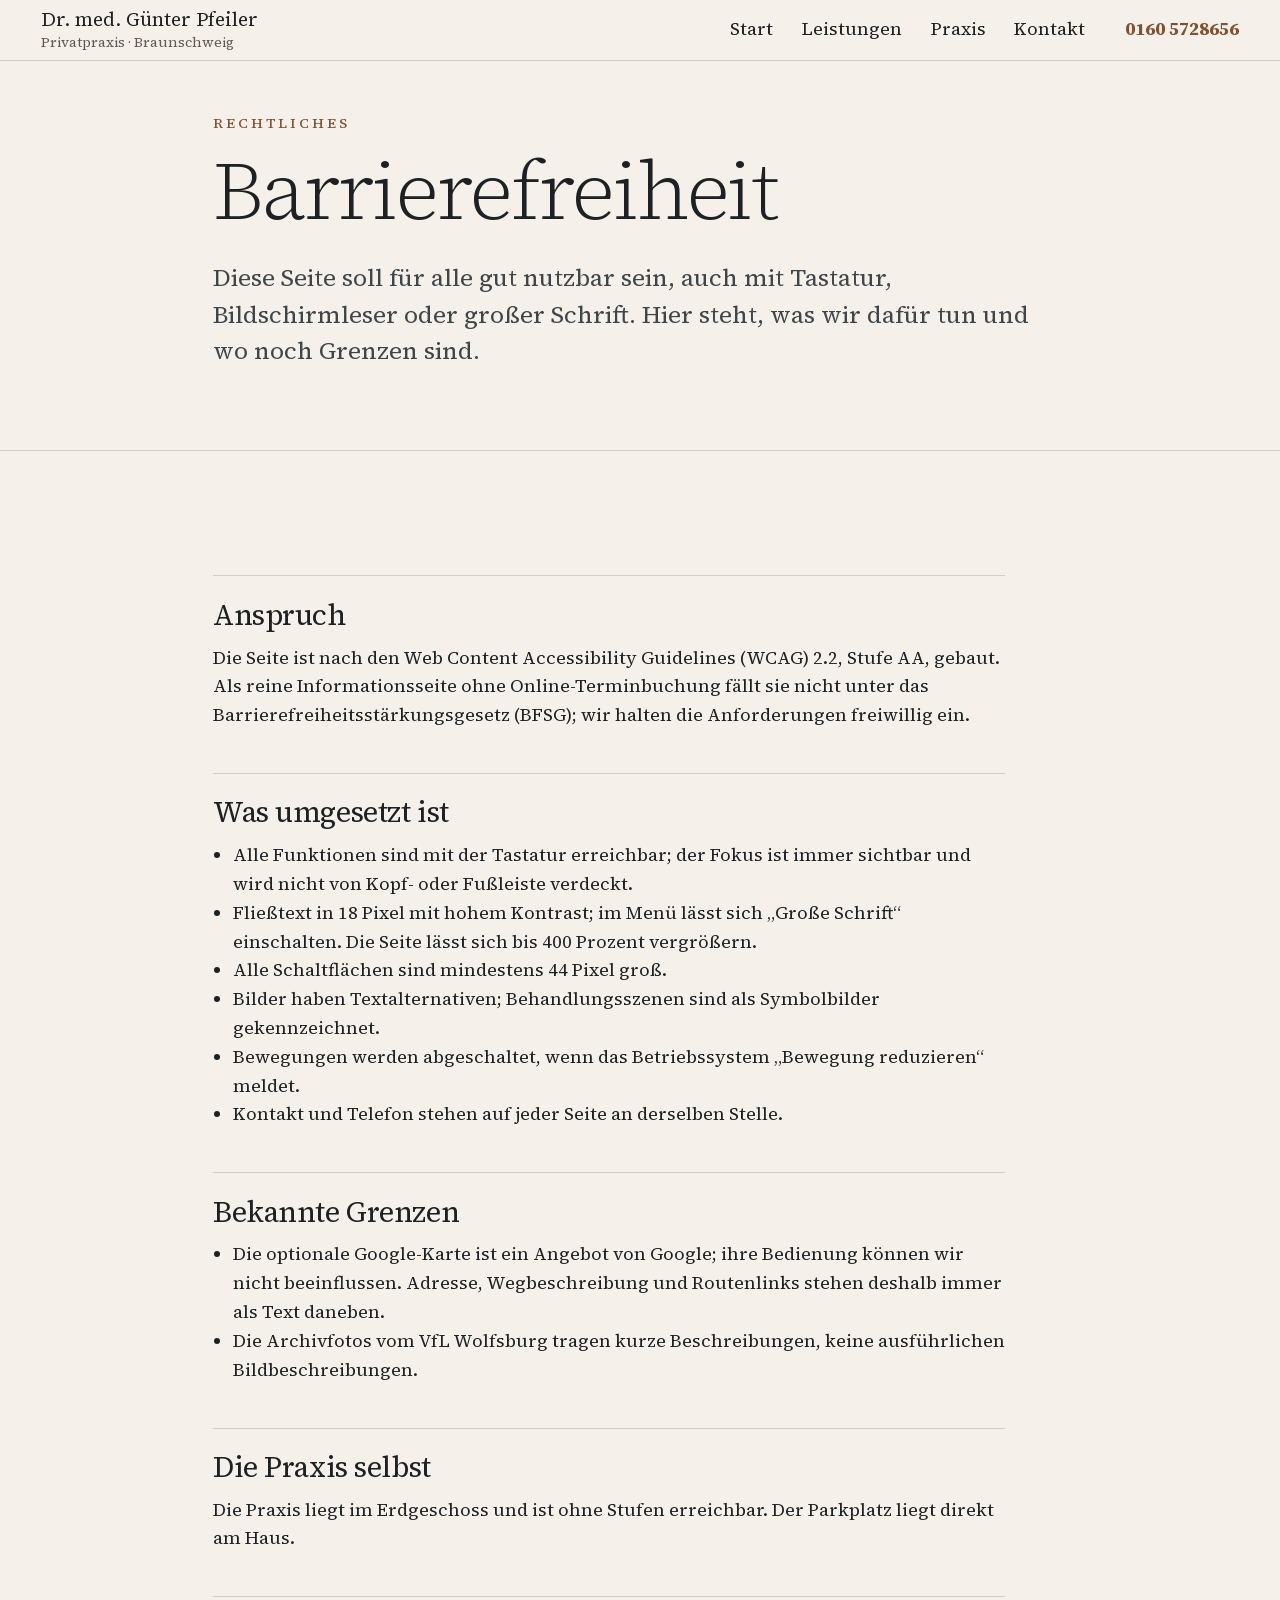
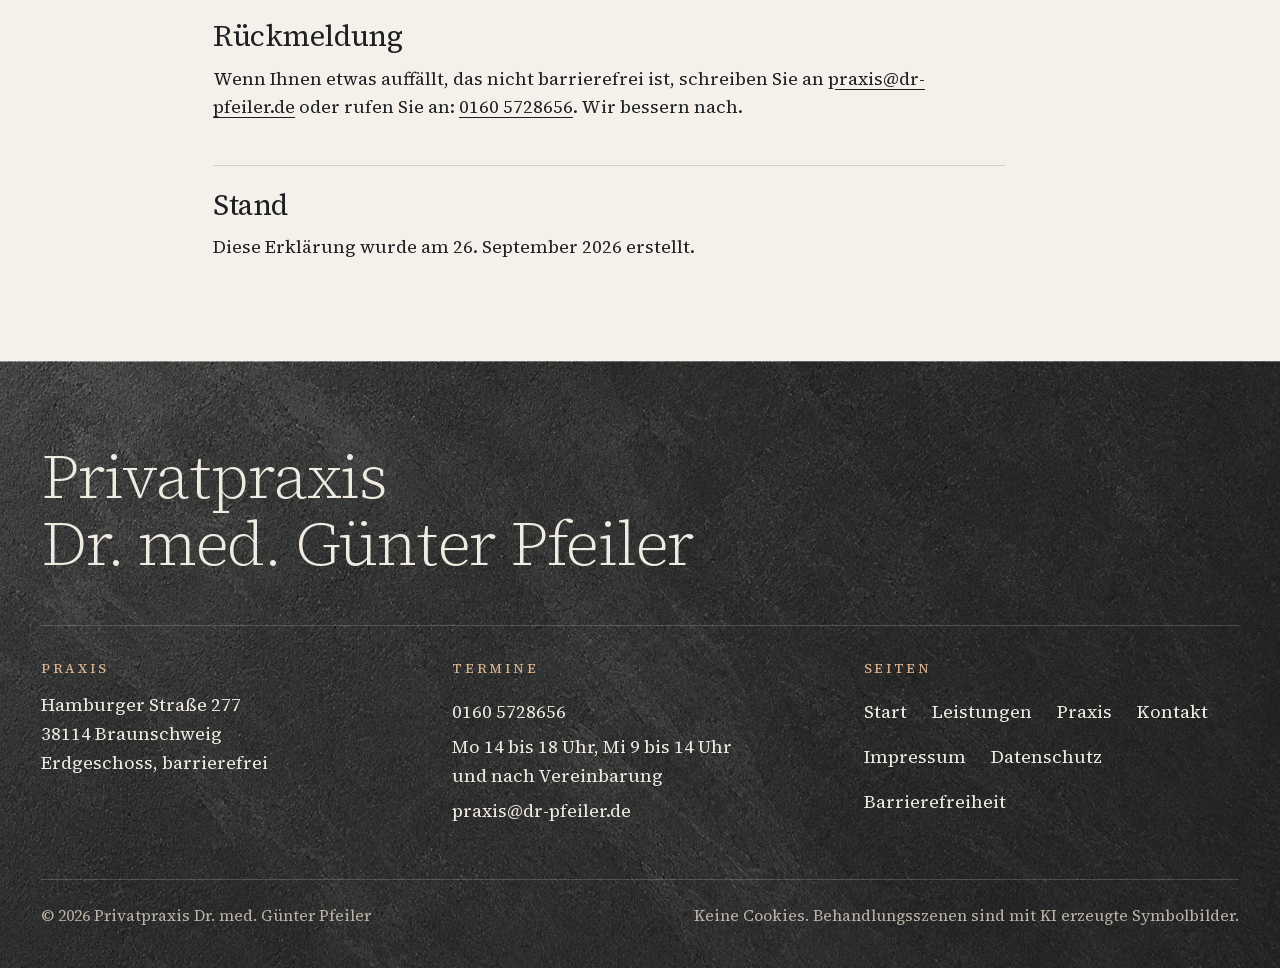
<file: barrierefreiheit.html>
<!DOCTYPE html>
<html lang="de">
<head>
<meta charset="utf-8">
<meta name="viewport" content="width=device-width, initial-scale=1, viewport-fit=cover">
<title>Barrierefreiheit — Dr. med. Günter Pfeiler</title>
<meta name="description" content="Erklärung zur Barrierefreiheit der Website der Privatpraxis Dr. med. Günter Pfeiler.">
<meta name="robots" content="noindex, nofollow"><!-- ENTWURF: vor dem Livegang entfernen -->
<meta name="theme-color" content="#f5f1ea">
<link rel="preload" href="assets/fonts/source-serif-4.woff2" as="font" type="font/woff2" crossorigin>
<link rel="stylesheet" href="assets/css/edel.css?v=34">
<script>document.documentElement.className+=" js";try{if(localStorage.getItem("pfeiler-gross")==="1")document.documentElement.classList.add("gross")}catch(e){}</script>
<link rel="icon" href="data:image/svg+xml,%3Csvg xmlns='http://www.w3.org/2000/svg' viewBox='0 0 32 32'%3E%3Crect width='32' height='32' rx='6' fill='%231d2124'/%3E%3Ctext x='16' y='22' font-family='Georgia,serif' font-size='17' fill='%23f5f1ea' text-anchor='middle'%3EP%3C/text%3E%3C/svg%3E">
</head>
<body>
<a class="skip" href="#inhalt">Zum Inhalt springen</a>

<header class="kopf">
  <div class="wrap">
    <a class="marke" href="index.html"><span class="marke-text"><span class="titel-kurz">Dr. med. </span>Günter Pfeiler<small>Privatpraxis · Braunschweig</small></span></a>
    <nav class="nav" aria-label="Hauptmenü">
<a href="index.html">Start</a>
<a href="leistungen.html">Leistungen</a>
<a href="praxis.html">Praxis</a>
<a href="kontakt.html">Kontakt</a>
<a class="nav-tel" href="tel:+491605728656">0160 5728656</a>
    </nav>
    <a class="kopf-tel" href="tel:+491605728656" aria-label="Anrufen: 0160 5728656"><svg viewBox="0 0 24 24" fill="none" stroke="currentColor" stroke-width="1.7" stroke-linecap="round" stroke-linejoin="round" aria-hidden="true"><path d="M5 4h4l2 5-2.5 1.5a11 11 0 0 0 5 5L15 13l5 2v4a2 2 0 0 1-2 2A16 16 0 0 1 3 6a2 2 0 0 1 2-2Z"/></svg></a>
    <button class="menue" type="button" aria-expanded="false" aria-controls="menue">Menü <i aria-hidden="true"></i></button>
  </div>
</header>
<nav class="menue-flaeche" id="menue" aria-label="Menü">
<a href="index.html">Start</a>
<a href="leistungen.html">Leistungen</a>
<a href="praxis.html">Praxis</a>
<a href="kontakt.html">Kontakt</a>
<a class="menue-tel" href="tel:+491605728656"><svg viewBox="0 0 24 24" fill="none" stroke="currentColor" stroke-width="1.7" stroke-linecap="round" stroke-linejoin="round" aria-hidden="true"><path d="M5 4h4l2 5-2.5 1.5a11 11 0 0 0 5 5L15 13l5 2v4a2 2 0 0 1-2 2A16 16 0 0 1 3 6a2 2 0 0 1 2-2Z"/></svg> Termin: 0160 5728656</a>
  <div class="menue-fuss">
    <button class="schrift" type="button" aria-pressed="false"><span class="a1" aria-hidden="true">A</span><span class="a2" aria-hidden="true">A</span> Große Schrift</button>
<a href="impressum.html">Impressum</a>
<a href="datenschutz.html">Datenschutz</a>
<a href="barrierefreiheit.html" aria-current="page">Barrierefreiheit</a>
  </div>
</nav>

<main id="inhalt" tabindex="-1">

  <section class="seitenkopf">
    <div class="wrap text">
      <p class="kicker">Rechtliches</p>
      <h1>Barrierefreiheit</h1>
      <p class="lead">Diese Seite soll für alle gut nutzbar sein, auch mit Tastatur, Bildschirmleser oder großer Schrift. Hier steht, was wir dafür tun und wo noch Grenzen sind.</p>
    </div>
  </section>
  <section class="abschnitt abschnitt--klein">
    <div class="wrap text">
      <div class="sachtext">
        <h2>Anspruch</h2>
        <p>Die Seite ist nach den Web Content Accessibility Guidelines (WCAG) 2.2, Stufe AA, gebaut. Als reine Informationsseite ohne Online-Terminbuchung fällt sie nicht unter das Barrierefreiheitsstärkungsgesetz (BFSG); wir halten die Anforderungen freiwillig ein.</p>
        <h2>Was umgesetzt ist</h2>
        <ul>
          <li>Alle Funktionen sind mit der Tastatur erreichbar; der Fokus ist immer sichtbar und wird nicht von Kopf- oder Fußleiste verdeckt.</li>
          <li>Fließtext in 18 Pixel mit hohem Kontrast; im Menü lässt sich „Große Schrift“ einschalten. Die Seite lässt sich bis 400 Prozent vergrößern.</li>
          <li>Alle Schaltflächen sind mindestens 44 Pixel groß.</li>
          <li>Bilder haben Textalternativen; Behandlungsszenen sind als Symbolbilder gekennzeichnet.</li>
          <li>Bewegungen werden abgeschaltet, wenn das Betriebssystem „Bewegung reduzieren“ meldet.</li>
          <li>Kontakt und Telefon stehen auf jeder Seite an derselben Stelle.</li>
        </ul>
        <h2>Bekannte Grenzen</h2>
        <ul>
          <li>Die optionale Google-Karte ist ein Angebot von Google; ihre Bedienung können wir nicht beeinflussen. Adresse, Wegbeschreibung und Routenlinks stehen deshalb immer als Text daneben.</li>
          <li>Die Archivfotos vom VfL Wolfsburg tragen kurze Beschreibungen, keine ausführlichen Bildbeschreibungen.</li>
        </ul>
        <h2>Die Praxis selbst</h2>
        <p>Die Praxis liegt im Erdgeschoss und ist ohne Stufen erreichbar. Der Parkplatz liegt direkt am Haus.</p>
        <h2>Rückmeldung</h2>
        <p>Wenn Ihnen etwas auffällt, das nicht barrierefrei ist, schreiben Sie an <a href="mailto:praxis@dr-pfeiler.de">praxis@dr-pfeiler.de</a> oder rufen Sie an: <a href="tel:+491605728656">0160 5728656</a>. Wir bessern nach.</p>
        <h2>Stand</h2>
        <p>Diese Erklärung wurde am 26. September 2026 erstellt.</p>
      </div>
    </div>
  </section>
</main>

<footer class="fuss" data-ruf-ende>
  <div class="wrap">
    <p class="gross">Privatpraxis<br>Dr. med. Günter Pfeiler</p>
    <div class="fuss-raster">
      <div><small>Praxis</small><address>Hamburger Straße 277<br>38114 Braunschweig<br>Erdgeschoss, barrierefrei</address></div>
      <div><small>Termine</small><a href="tel:+491605728656">0160 5728656</a><br>Mo 14 bis 18 Uhr, Mi 9 bis 14 Uhr<br>und nach Vereinbarung<br><a href="mailto:praxis@dr-pfeiler.de">praxis@dr-pfeiler.de</a></div>
      <div><small>Seiten</small><nav aria-label="Fußzeile">
<a href="index.html">Start</a>
<a href="leistungen.html">Leistungen</a>
<a href="praxis.html">Praxis</a>
<a href="kontakt.html">Kontakt</a>
<a href="impressum.html">Impressum</a>
<a href="datenschutz.html">Datenschutz</a>
<a href="barrierefreiheit.html" aria-current="page">Barrierefreiheit</a>
      </nav></div>
    </div>
    <div class="zeile">
      <span>© 2026 Privatpraxis Dr. med. Günter Pfeiler</span>
      <span>Keine Cookies. Behandlungsszenen sind mit KI erzeugte Symbolbilder.</span>
    </div>
  </div>
</footer>

<nav class="ruf" aria-label="Schnellkontakt">
  <a class="primaer" href="tel:+491605728656"><svg viewBox="0 0 24 24" fill="none" stroke="currentColor" stroke-width="1.7" stroke-linecap="round" stroke-linejoin="round" aria-hidden="true"><path d="M5 4h4l2 5-2.5 1.5a11 11 0 0 0 5 5L15 13l5 2v4a2 2 0 0 1-2 2A16 16 0 0 1 3 6a2 2 0 0 1 2-2Z"/></svg> Anrufen</a>
  <a href="https://www.google.com/maps/dir/?api=1&amp;destination=52.27784%2C10.52268&amp;travelmode=driving" target="_blank" rel="noopener noreferrer"><svg viewBox="0 0 24 24" fill="none" stroke="currentColor" stroke-width="1.7" stroke-linecap="round" stroke-linejoin="round" aria-hidden="true"><path d="M12 21s-6-5.3-6-11a6 6 0 0 1 12 0c0 5.7-6 11-6 11Z"/><circle cx="12" cy="10" r="2.2"/></svg> Route <span class="sr-only">(öffnet Google Maps)</span></a>
</nav>

<script src="assets/js/edel.js?v=31" defer></script>
</body>
</html>
</file>
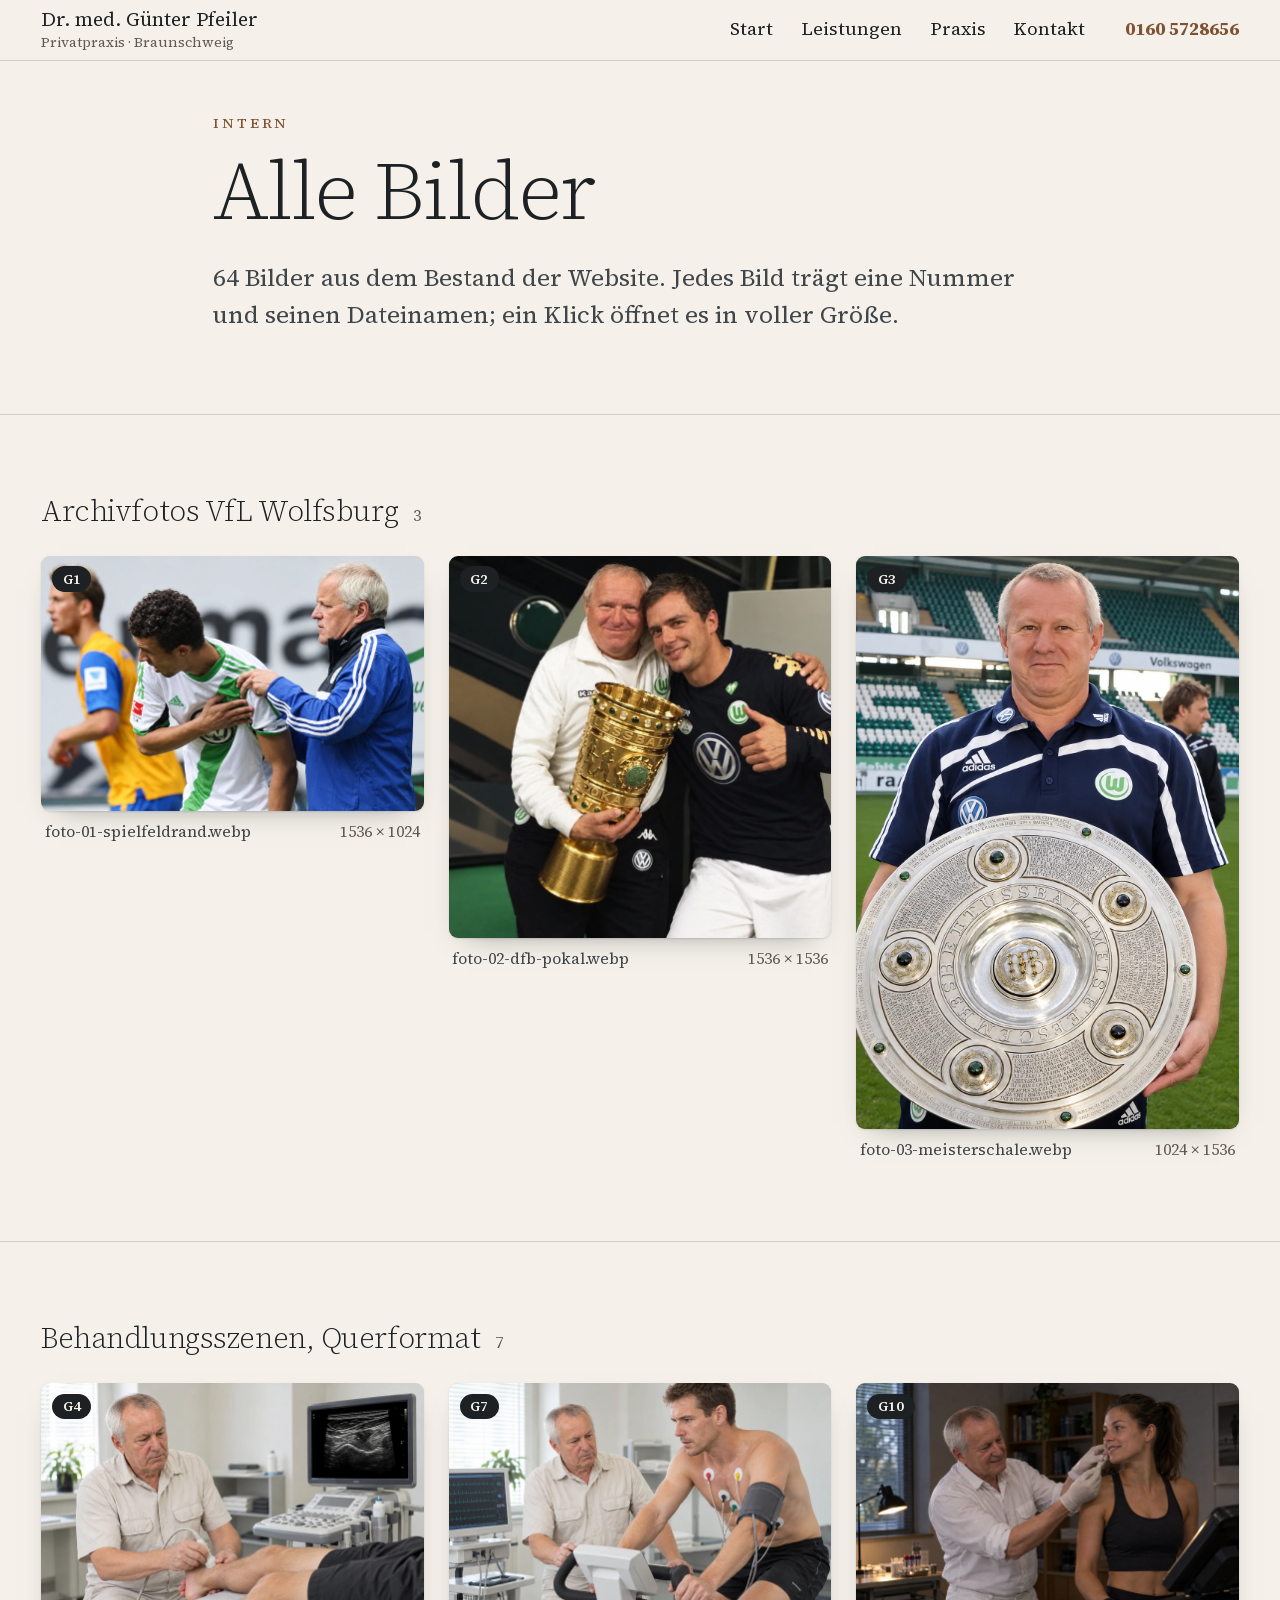
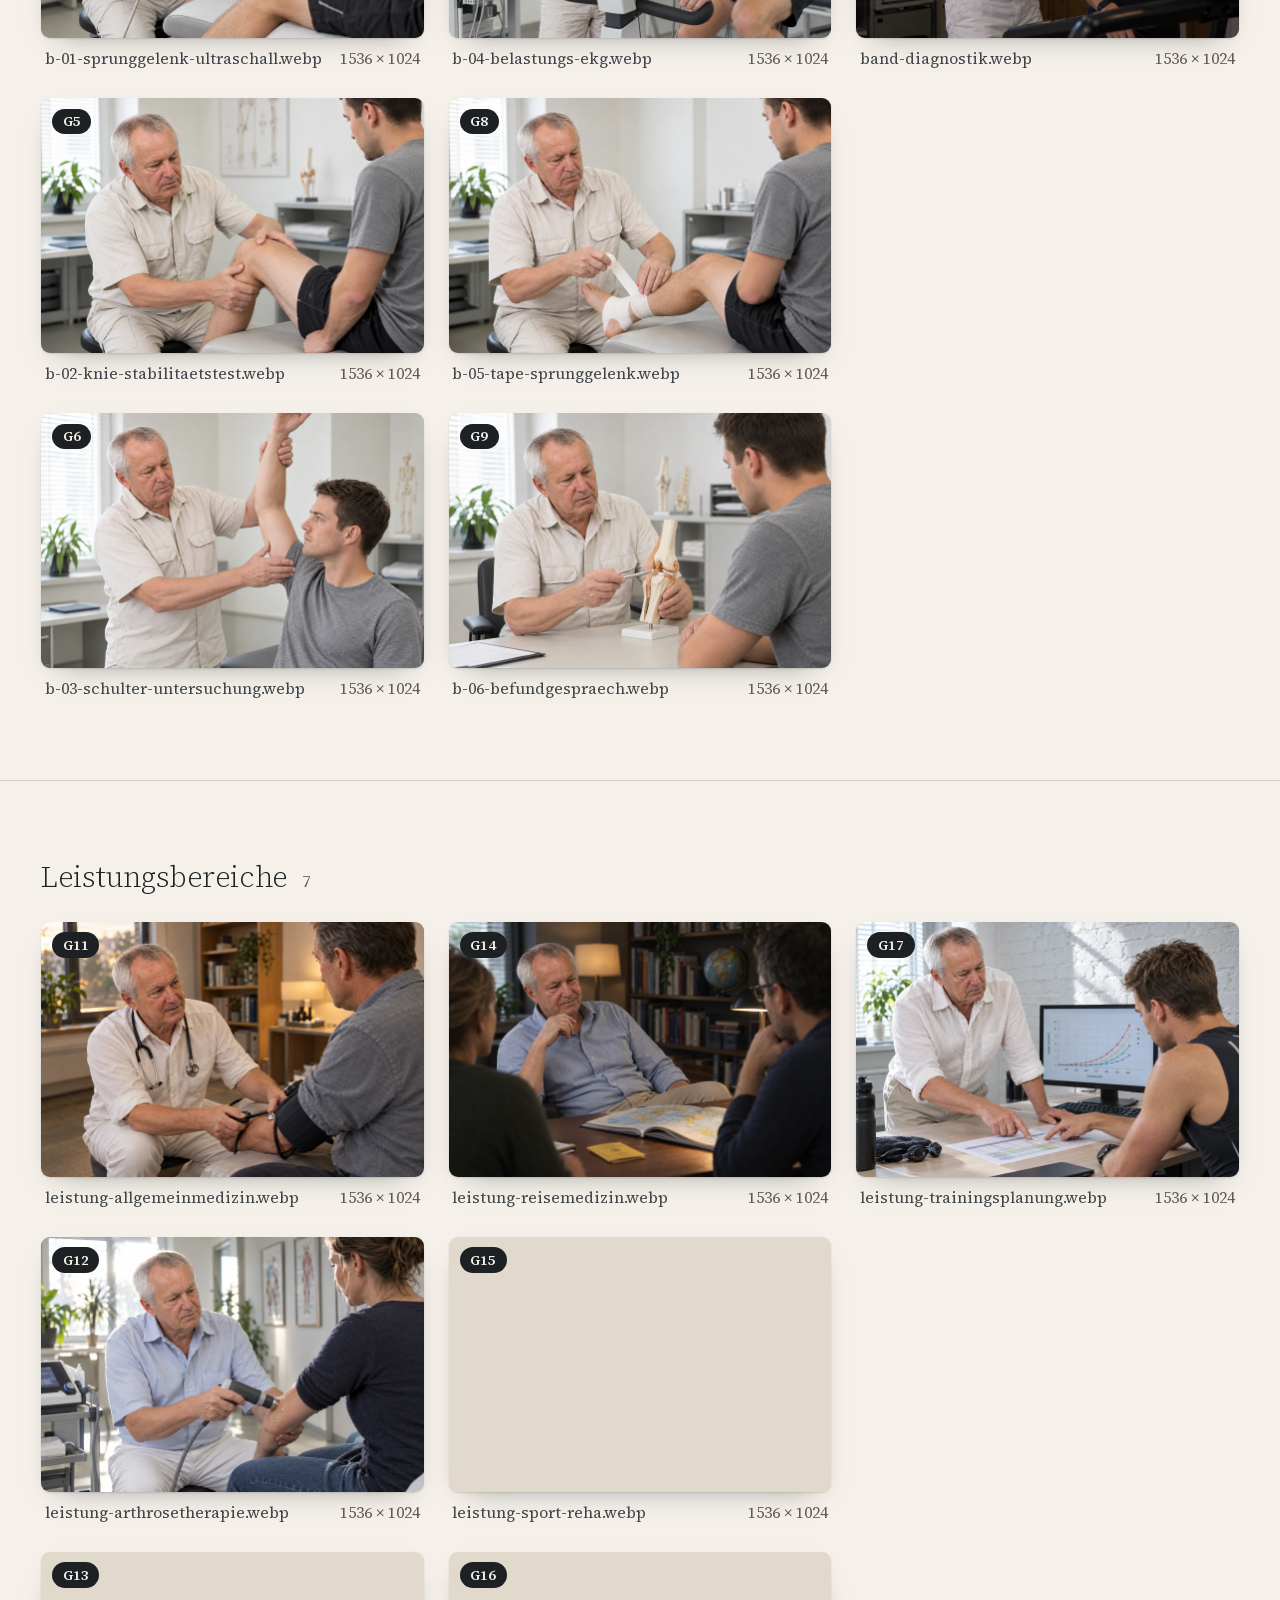
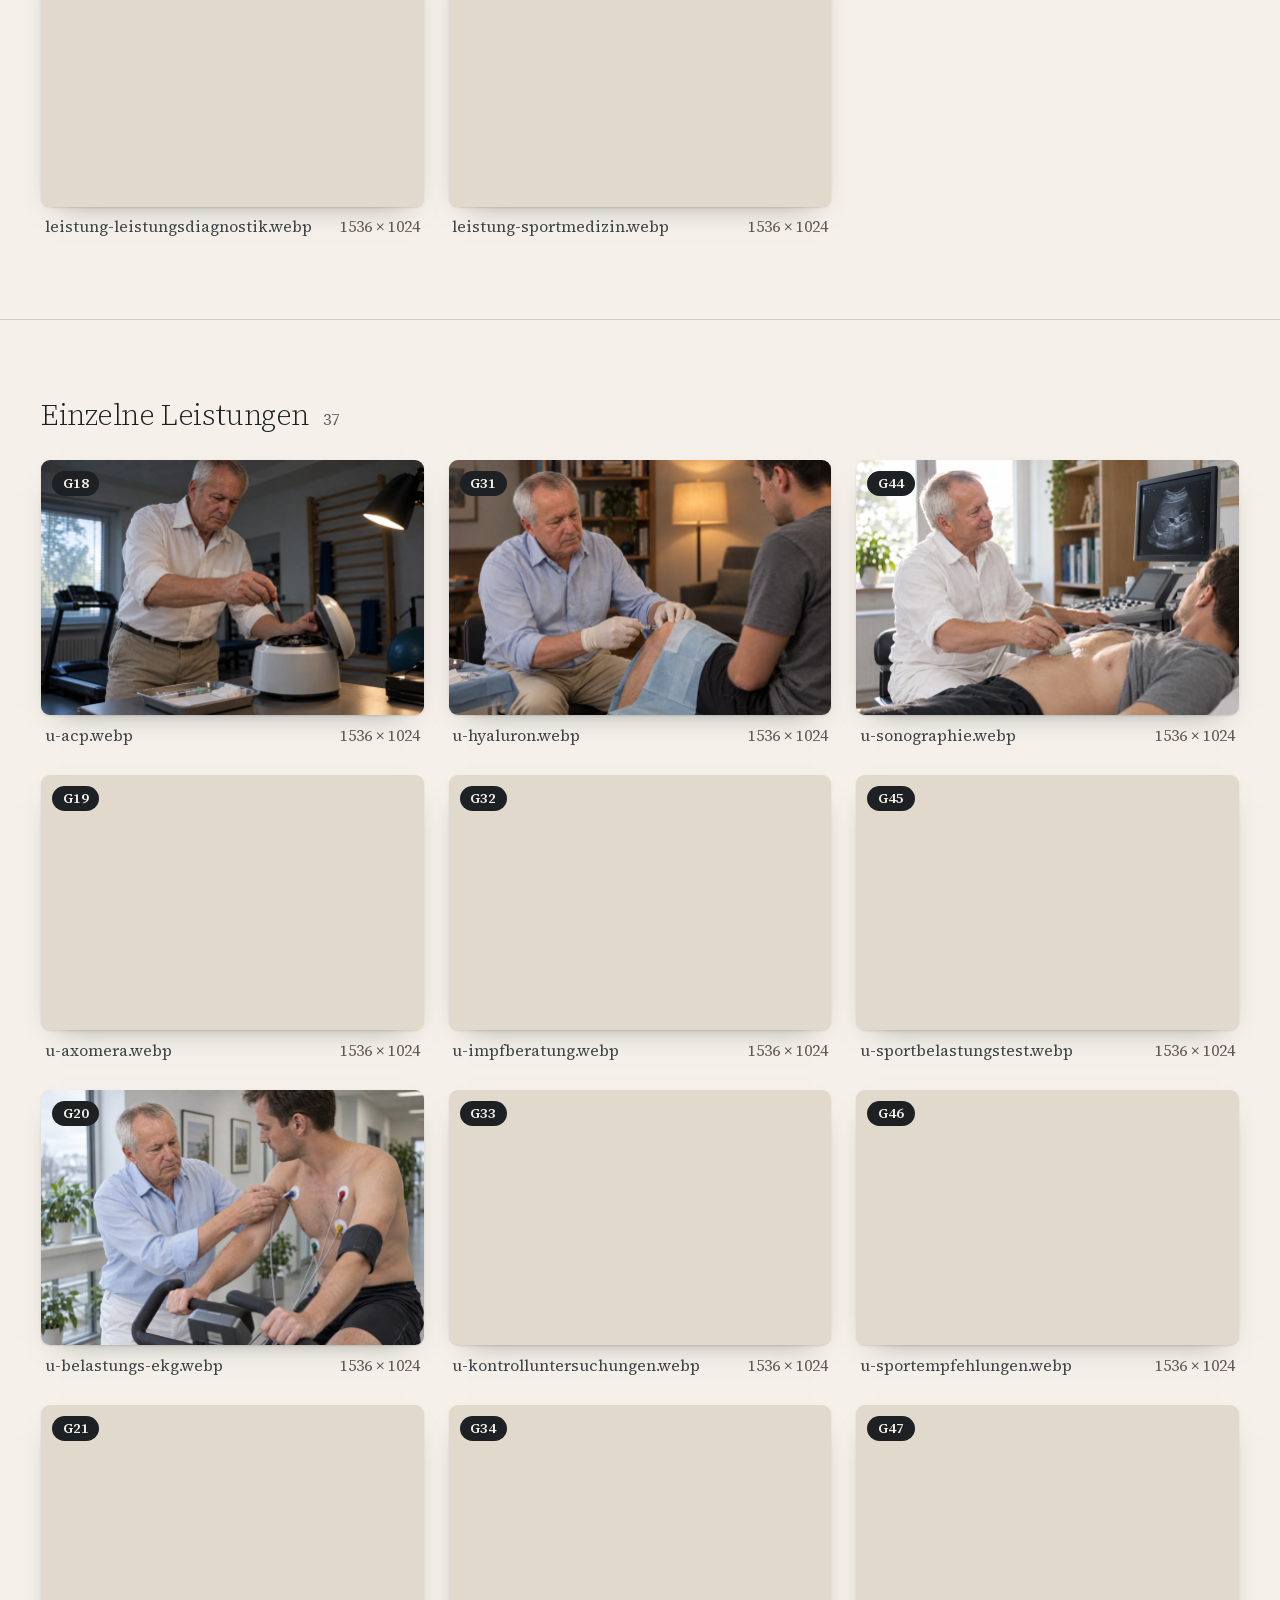
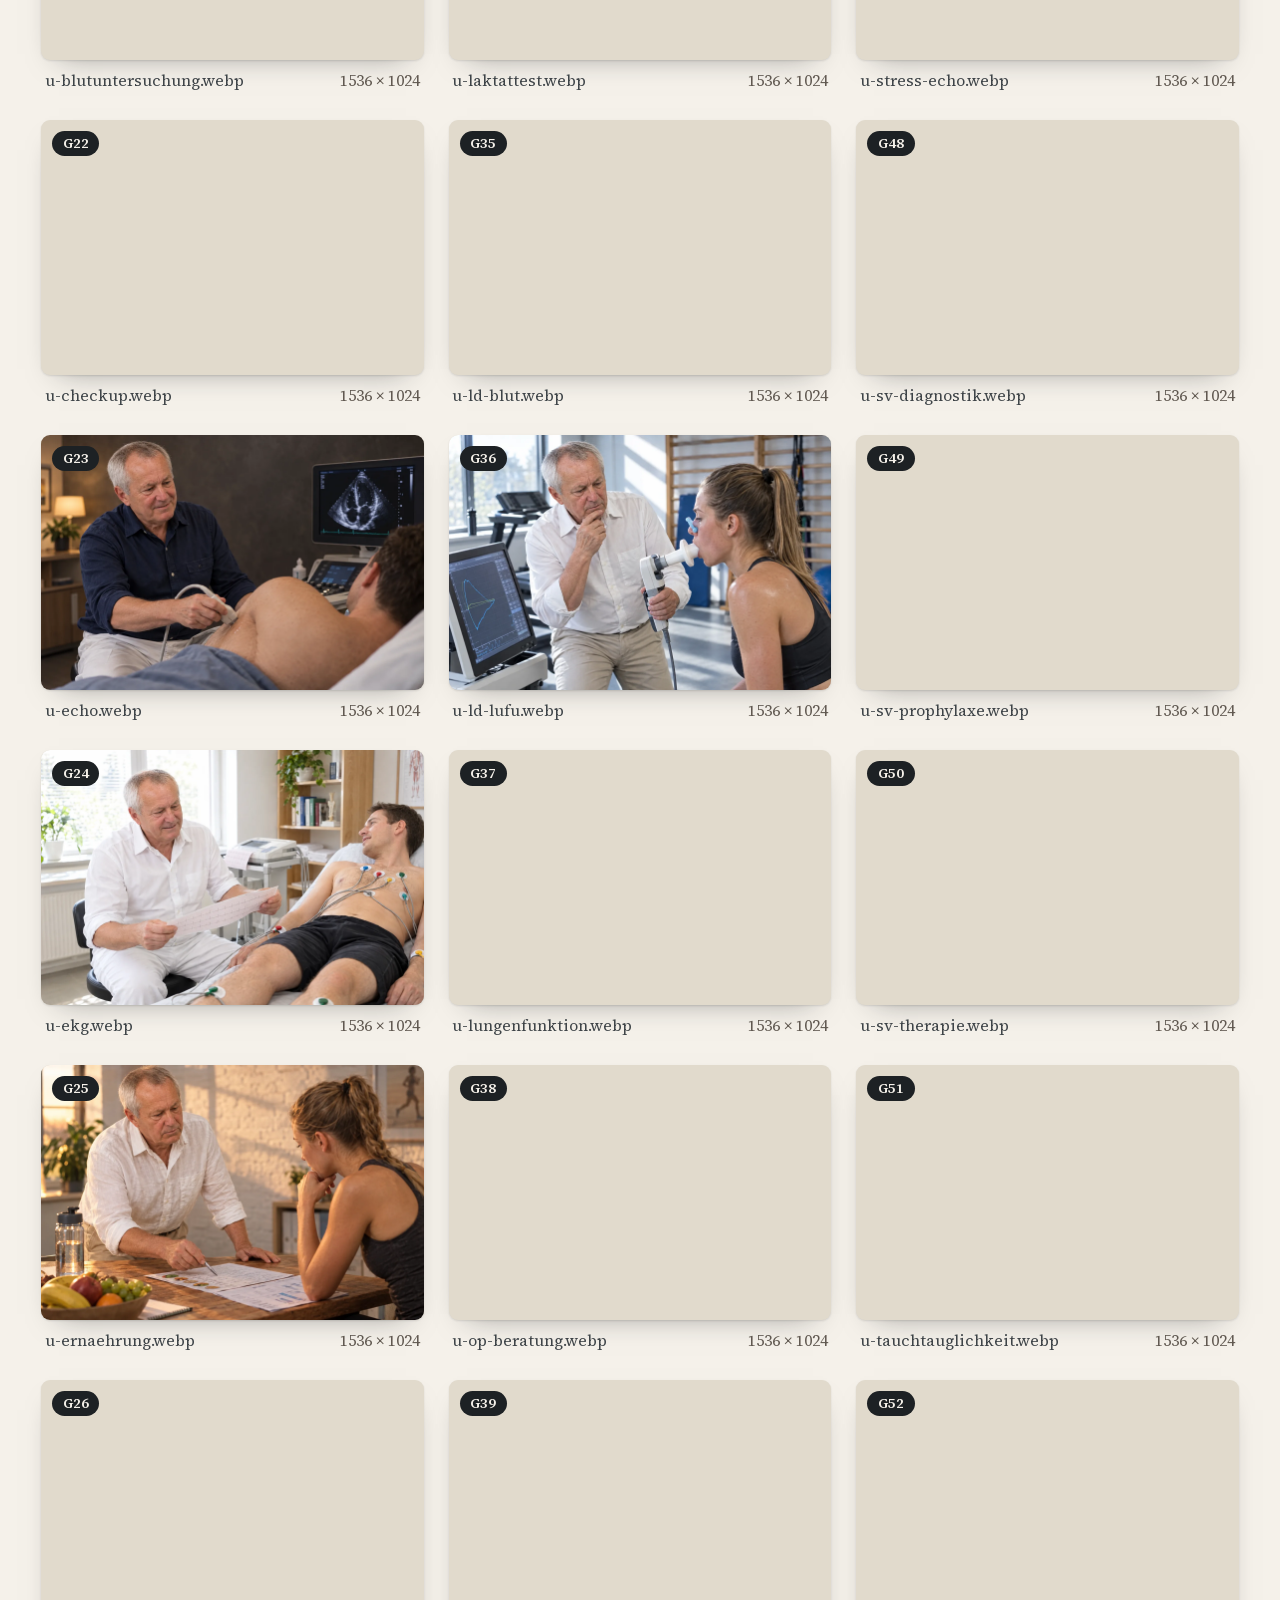
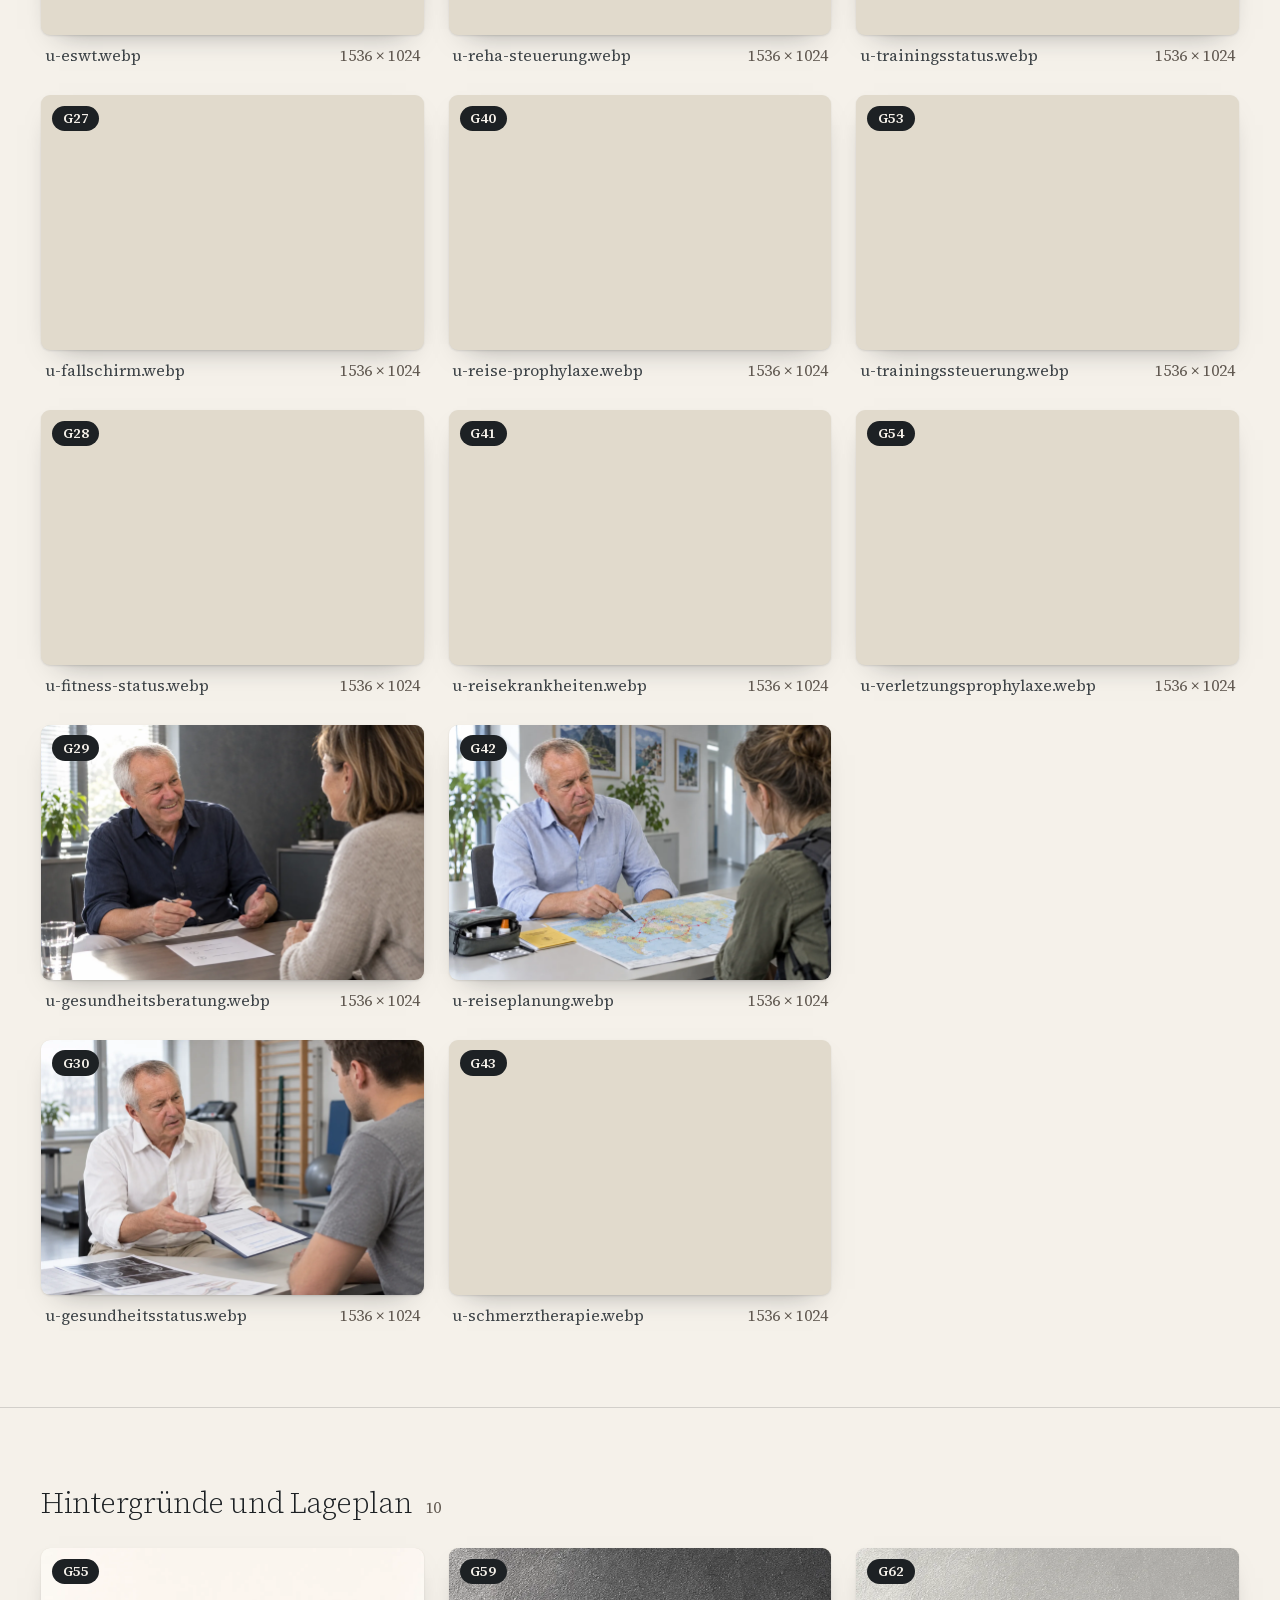
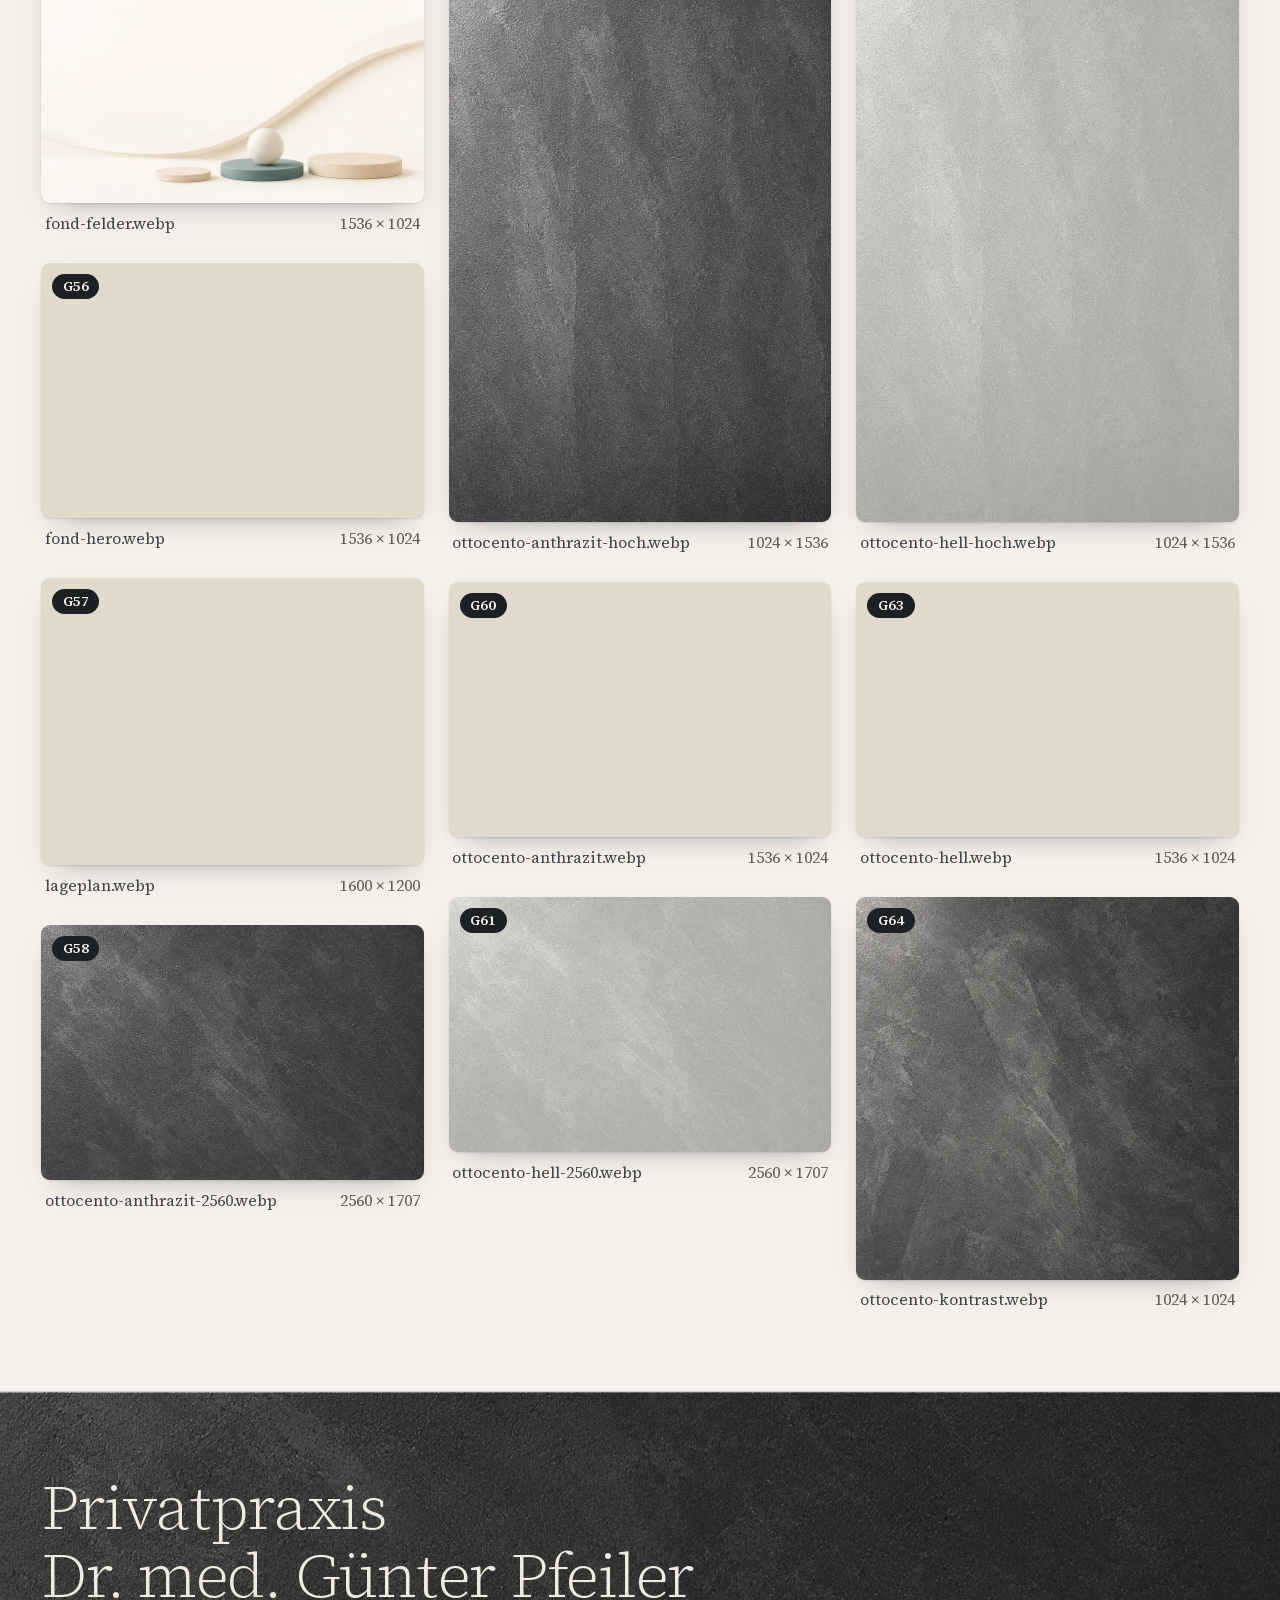
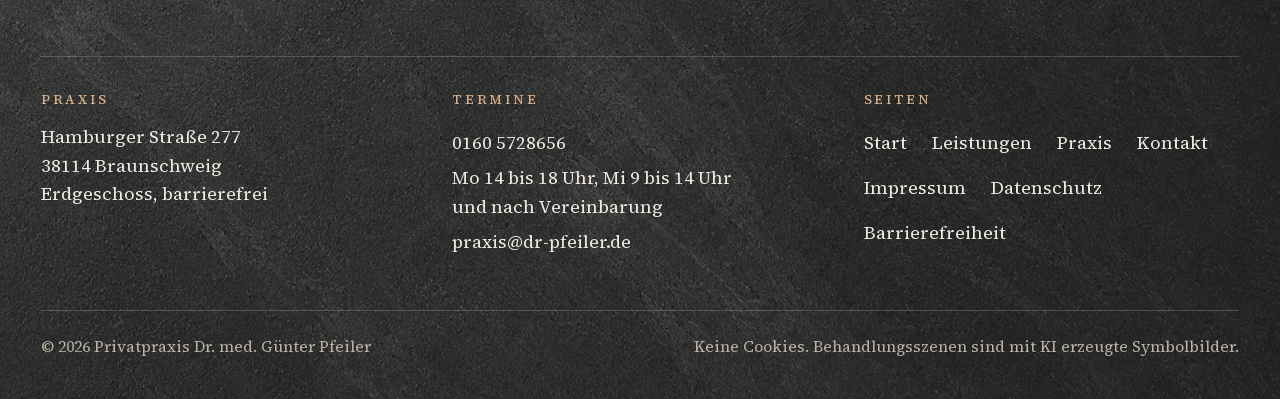
<file: bilder.html>
<!DOCTYPE html>
<html lang="de">
<head>
<meta charset="utf-8">
<meta name="viewport" content="width=device-width, initial-scale=1, viewport-fit=cover">
<title>Alle Bilder — Dr. med. Günter Pfeiler</title>
<meta name="description" content="Interne Übersicht aller Bilder der Website.">
<meta name="robots" content="noindex, nofollow"><!-- ENTWURF: vor dem Livegang entfernen -->
<meta name="theme-color" content="#f5f1ea">
<link rel="preload" href="assets/fonts/source-serif-4.woff2" as="font" type="font/woff2" crossorigin>
<link rel="stylesheet" href="assets/css/edel.css?v=34">
<link rel="stylesheet" href="assets/css/bilder.css?v=1">
<script>document.documentElement.className+=" js";try{if(localStorage.getItem("pfeiler-gross")==="1")document.documentElement.classList.add("gross")}catch(e){}</script>
<link rel="icon" href="data:image/svg+xml,%3Csvg xmlns='http://www.w3.org/2000/svg' viewBox='0 0 32 32'%3E%3Crect width='32' height='32' rx='6' fill='%231d2124'/%3E%3Ctext x='16' y='22' font-family='Georgia,serif' font-size='17' fill='%23f5f1ea' text-anchor='middle'%3EP%3C/text%3E%3C/svg%3E">
</head>
<body>
<a class="skip" href="#inhalt">Zum Inhalt springen</a>

<header class="kopf">
  <div class="wrap">
    <a class="marke" href="index.html"><span class="marke-text"><span class="titel-kurz">Dr. med. </span>Günter Pfeiler<small>Privatpraxis · Braunschweig</small></span></a>
    <nav class="nav" aria-label="Hauptmenü">
<a href="index.html">Start</a>
<a href="leistungen.html">Leistungen</a>
<a href="praxis.html">Praxis</a>
<a href="kontakt.html">Kontakt</a>
<a class="nav-tel" href="tel:+491605728656">0160 5728656</a>
    </nav>
    <a class="kopf-tel" href="tel:+491605728656" aria-label="Anrufen: 0160 5728656"><svg viewBox="0 0 24 24" fill="none" stroke="currentColor" stroke-width="1.7" stroke-linecap="round" stroke-linejoin="round" aria-hidden="true"><path d="M5 4h4l2 5-2.5 1.5a11 11 0 0 0 5 5L15 13l5 2v4a2 2 0 0 1-2 2A16 16 0 0 1 3 6a2 2 0 0 1 2-2Z"/></svg></a>
    <button class="menue" type="button" aria-expanded="false" aria-controls="menue">Menü <i aria-hidden="true"></i></button>
  </div>
</header>
<nav class="menue-flaeche" id="menue" aria-label="Menü">
<a href="index.html">Start</a>
<a href="leistungen.html">Leistungen</a>
<a href="praxis.html">Praxis</a>
<a href="kontakt.html">Kontakt</a>
<a class="menue-tel" href="tel:+491605728656"><svg viewBox="0 0 24 24" fill="none" stroke="currentColor" stroke-width="1.7" stroke-linecap="round" stroke-linejoin="round" aria-hidden="true"><path d="M5 4h4l2 5-2.5 1.5a11 11 0 0 0 5 5L15 13l5 2v4a2 2 0 0 1-2 2A16 16 0 0 1 3 6a2 2 0 0 1 2-2Z"/></svg> Termin: 0160 5728656</a>
  <div class="menue-fuss">
    <button class="schrift" type="button" aria-pressed="false"><span class="a1" aria-hidden="true">A</span><span class="a2" aria-hidden="true">A</span> Große Schrift</button>
<a href="impressum.html">Impressum</a>
<a href="datenschutz.html">Datenschutz</a>
<a href="barrierefreiheit.html">Barrierefreiheit</a>
  </div>
</nav>

<main id="inhalt" tabindex="-1">

  <section class="seitenkopf">
    <div class="wrap text">
      <p class="kicker">Intern</p>
      <h1>Alle Bilder</h1>
      <p class="lead">64 Bilder aus dem Bestand der Website. Jedes Bild trägt eine Nummer und seinen Dateinamen; ein Klick öffnet es in voller Größe.</p>
    </div>
  </section>

  <section class="abschnitt abschnitt--klein galerie-gruppe" aria-labelledby="g1">
    <div class="wrap">
      <h2 id="g1">Archivfotos VfL Wolfsburg <small>3</small></h2>
      <ul class="galerie">
        <li><a href="assets/img/foto-01-spielfeldrand.webp"><span class="galerie-nr">G1</span><img src="assets/img/foto-01-spielfeldrand.webp" alt="" width="1536" height="1024" loading="lazy" decoding="async"></a><span class="galerie-name">foto-01-spielfeldrand.webp<small>1536 × 1024</small></span></li>
        <li><a href="assets/img/foto-02-dfb-pokal.webp"><span class="galerie-nr">G2</span><img src="assets/img/foto-02-dfb-pokal.webp" alt="" width="1536" height="1536" loading="lazy" decoding="async"></a><span class="galerie-name">foto-02-dfb-pokal.webp<small>1536 × 1536</small></span></li>
        <li><a href="assets/img/foto-03-meisterschale.webp"><span class="galerie-nr">G3</span><img src="assets/img/foto-03-meisterschale.webp" alt="" width="1024" height="1536" loading="lazy" decoding="async"></a><span class="galerie-name">foto-03-meisterschale.webp<small>1024 × 1536</small></span></li>
      </ul>
    </div>
  </section>
  <section class="abschnitt abschnitt--klein galerie-gruppe" aria-labelledby="g2">
    <div class="wrap">
      <h2 id="g2">Behandlungsszenen, Querformat <small>7</small></h2>
      <ul class="galerie">
        <li><a href="assets/img/b-01-sprunggelenk-ultraschall.webp"><span class="galerie-nr">G4</span><img src="assets/img/b-01-sprunggelenk-ultraschall.webp" alt="" width="1536" height="1024" loading="lazy" decoding="async"></a><span class="galerie-name">b-01-sprunggelenk-ultraschall.webp<small>1536 × 1024</small></span></li>
        <li><a href="assets/img/b-02-knie-stabilitaetstest.webp"><span class="galerie-nr">G5</span><img src="assets/img/b-02-knie-stabilitaetstest.webp" alt="" width="1536" height="1024" loading="lazy" decoding="async"></a><span class="galerie-name">b-02-knie-stabilitaetstest.webp<small>1536 × 1024</small></span></li>
        <li><a href="assets/img/b-03-schulter-untersuchung.webp"><span class="galerie-nr">G6</span><img src="assets/img/b-03-schulter-untersuchung.webp" alt="" width="1536" height="1024" loading="lazy" decoding="async"></a><span class="galerie-name">b-03-schulter-untersuchung.webp<small>1536 × 1024</small></span></li>
        <li><a href="assets/img/b-04-belastungs-ekg.webp"><span class="galerie-nr">G7</span><img src="assets/img/b-04-belastungs-ekg.webp" alt="" width="1536" height="1024" loading="lazy" decoding="async"></a><span class="galerie-name">b-04-belastungs-ekg.webp<small>1536 × 1024</small></span></li>
        <li><a href="assets/img/b-05-tape-sprunggelenk.webp"><span class="galerie-nr">G8</span><img src="assets/img/b-05-tape-sprunggelenk.webp" alt="" width="1536" height="1024" loading="lazy" decoding="async"></a><span class="galerie-name">b-05-tape-sprunggelenk.webp<small>1536 × 1024</small></span></li>
        <li><a href="assets/img/b-06-befundgespraech.webp"><span class="galerie-nr">G9</span><img src="assets/img/b-06-befundgespraech.webp" alt="" width="1536" height="1024" loading="lazy" decoding="async"></a><span class="galerie-name">b-06-befundgespraech.webp<small>1536 × 1024</small></span></li>
        <li><a href="assets/img/band-diagnostik.webp"><span class="galerie-nr">G10</span><img src="assets/img/band-diagnostik.webp" alt="" width="1536" height="1024" loading="lazy" decoding="async"></a><span class="galerie-name">band-diagnostik.webp<small>1536 × 1024</small></span></li>
      </ul>
    </div>
  </section>
  <section class="abschnitt abschnitt--klein galerie-gruppe" aria-labelledby="g3">
    <div class="wrap">
      <h2 id="g3">Leistungsbereiche <small>7</small></h2>
      <ul class="galerie">
        <li><a href="assets/img/leistung-allgemeinmedizin.webp"><span class="galerie-nr">G11</span><img src="assets/img/leistung-allgemeinmedizin.webp" alt="" width="1536" height="1024" loading="lazy" decoding="async"></a><span class="galerie-name">leistung-allgemeinmedizin.webp<small>1536 × 1024</small></span></li>
        <li><a href="assets/img/leistung-arthrosetherapie.webp"><span class="galerie-nr">G12</span><img src="assets/img/leistung-arthrosetherapie.webp" alt="" width="1536" height="1024" loading="lazy" decoding="async"></a><span class="galerie-name">leistung-arthrosetherapie.webp<small>1536 × 1024</small></span></li>
        <li><a href="assets/img/leistung-leistungsdiagnostik.webp"><span class="galerie-nr">G13</span><img src="assets/img/leistung-leistungsdiagnostik.webp" alt="" width="1536" height="1024" loading="lazy" decoding="async"></a><span class="galerie-name">leistung-leistungsdiagnostik.webp<small>1536 × 1024</small></span></li>
        <li><a href="assets/img/leistung-reisemedizin.webp"><span class="galerie-nr">G14</span><img src="assets/img/leistung-reisemedizin.webp" alt="" width="1536" height="1024" loading="lazy" decoding="async"></a><span class="galerie-name">leistung-reisemedizin.webp<small>1536 × 1024</small></span></li>
        <li><a href="assets/img/leistung-sport-reha.webp"><span class="galerie-nr">G15</span><img src="assets/img/leistung-sport-reha.webp" alt="" width="1536" height="1024" loading="lazy" decoding="async"></a><span class="galerie-name">leistung-sport-reha.webp<small>1536 × 1024</small></span></li>
        <li><a href="assets/img/leistung-sportmedizin.webp"><span class="galerie-nr">G16</span><img src="assets/img/leistung-sportmedizin.webp" alt="" width="1536" height="1024" loading="lazy" decoding="async"></a><span class="galerie-name">leistung-sportmedizin.webp<small>1536 × 1024</small></span></li>
        <li><a href="assets/img/leistung-trainingsplanung.webp"><span class="galerie-nr">G17</span><img src="assets/img/leistung-trainingsplanung.webp" alt="" width="1536" height="1024" loading="lazy" decoding="async"></a><span class="galerie-name">leistung-trainingsplanung.webp<small>1536 × 1024</small></span></li>
      </ul>
    </div>
  </section>
  <section class="abschnitt abschnitt--klein galerie-gruppe" aria-labelledby="g4">
    <div class="wrap">
      <h2 id="g4">Einzelne Leistungen <small>37</small></h2>
      <ul class="galerie">
        <li><a href="assets/img/u-acp.webp"><span class="galerie-nr">G18</span><img src="assets/img/u-acp.webp" alt="" width="1536" height="1024" loading="lazy" decoding="async"></a><span class="galerie-name">u-acp.webp<small>1536 × 1024</small></span></li>
        <li><a href="assets/img/u-axomera.webp"><span class="galerie-nr">G19</span><img src="assets/img/u-axomera.webp" alt="" width="1536" height="1024" loading="lazy" decoding="async"></a><span class="galerie-name">u-axomera.webp<small>1536 × 1024</small></span></li>
        <li><a href="assets/img/u-belastungs-ekg.webp"><span class="galerie-nr">G20</span><img src="assets/img/u-belastungs-ekg.webp" alt="" width="1536" height="1024" loading="lazy" decoding="async"></a><span class="galerie-name">u-belastungs-ekg.webp<small>1536 × 1024</small></span></li>
        <li><a href="assets/img/u-blutuntersuchung.webp"><span class="galerie-nr">G21</span><img src="assets/img/u-blutuntersuchung.webp" alt="" width="1536" height="1024" loading="lazy" decoding="async"></a><span class="galerie-name">u-blutuntersuchung.webp<small>1536 × 1024</small></span></li>
        <li><a href="assets/img/u-checkup.webp"><span class="galerie-nr">G22</span><img src="assets/img/u-checkup.webp" alt="" width="1536" height="1024" loading="lazy" decoding="async"></a><span class="galerie-name">u-checkup.webp<small>1536 × 1024</small></span></li>
        <li><a href="assets/img/u-echo.webp"><span class="galerie-nr">G23</span><img src="assets/img/u-echo.webp" alt="" width="1536" height="1024" loading="lazy" decoding="async"></a><span class="galerie-name">u-echo.webp<small>1536 × 1024</small></span></li>
        <li><a href="assets/img/u-ekg.webp"><span class="galerie-nr">G24</span><img src="assets/img/u-ekg.webp" alt="" width="1536" height="1024" loading="lazy" decoding="async"></a><span class="galerie-name">u-ekg.webp<small>1536 × 1024</small></span></li>
        <li><a href="assets/img/u-ernaehrung.webp"><span class="galerie-nr">G25</span><img src="assets/img/u-ernaehrung.webp" alt="" width="1536" height="1024" loading="lazy" decoding="async"></a><span class="galerie-name">u-ernaehrung.webp<small>1536 × 1024</small></span></li>
        <li><a href="assets/img/u-eswt.webp"><span class="galerie-nr">G26</span><img src="assets/img/u-eswt.webp" alt="" width="1536" height="1024" loading="lazy" decoding="async"></a><span class="galerie-name">u-eswt.webp<small>1536 × 1024</small></span></li>
        <li><a href="assets/img/u-fallschirm.webp"><span class="galerie-nr">G27</span><img src="assets/img/u-fallschirm.webp" alt="" width="1536" height="1024" loading="lazy" decoding="async"></a><span class="galerie-name">u-fallschirm.webp<small>1536 × 1024</small></span></li>
        <li><a href="assets/img/u-fitness-status.webp"><span class="galerie-nr">G28</span><img src="assets/img/u-fitness-status.webp" alt="" width="1536" height="1024" loading="lazy" decoding="async"></a><span class="galerie-name">u-fitness-status.webp<small>1536 × 1024</small></span></li>
        <li><a href="assets/img/u-gesundheitsberatung.webp"><span class="galerie-nr">G29</span><img src="assets/img/u-gesundheitsberatung.webp" alt="" width="1536" height="1024" loading="lazy" decoding="async"></a><span class="galerie-name">u-gesundheitsberatung.webp<small>1536 × 1024</small></span></li>
        <li><a href="assets/img/u-gesundheitsstatus.webp"><span class="galerie-nr">G30</span><img src="assets/img/u-gesundheitsstatus.webp" alt="" width="1536" height="1024" loading="lazy" decoding="async"></a><span class="galerie-name">u-gesundheitsstatus.webp<small>1536 × 1024</small></span></li>
        <li><a href="assets/img/u-hyaluron.webp"><span class="galerie-nr">G31</span><img src="assets/img/u-hyaluron.webp" alt="" width="1536" height="1024" loading="lazy" decoding="async"></a><span class="galerie-name">u-hyaluron.webp<small>1536 × 1024</small></span></li>
        <li><a href="assets/img/u-impfberatung.webp"><span class="galerie-nr">G32</span><img src="assets/img/u-impfberatung.webp" alt="" width="1536" height="1024" loading="lazy" decoding="async"></a><span class="galerie-name">u-impfberatung.webp<small>1536 × 1024</small></span></li>
        <li><a href="assets/img/u-kontrolluntersuchungen.webp"><span class="galerie-nr">G33</span><img src="assets/img/u-kontrolluntersuchungen.webp" alt="" width="1536" height="1024" loading="lazy" decoding="async"></a><span class="galerie-name">u-kontrolluntersuchungen.webp<small>1536 × 1024</small></span></li>
        <li><a href="assets/img/u-laktattest.webp"><span class="galerie-nr">G34</span><img src="assets/img/u-laktattest.webp" alt="" width="1536" height="1024" loading="lazy" decoding="async"></a><span class="galerie-name">u-laktattest.webp<small>1536 × 1024</small></span></li>
        <li><a href="assets/img/u-ld-blut.webp"><span class="galerie-nr">G35</span><img src="assets/img/u-ld-blut.webp" alt="" width="1536" height="1024" loading="lazy" decoding="async"></a><span class="galerie-name">u-ld-blut.webp<small>1536 × 1024</small></span></li>
        <li><a href="assets/img/u-ld-lufu.webp"><span class="galerie-nr">G36</span><img src="assets/img/u-ld-lufu.webp" alt="" width="1536" height="1024" loading="lazy" decoding="async"></a><span class="galerie-name">u-ld-lufu.webp<small>1536 × 1024</small></span></li>
        <li><a href="assets/img/u-lungenfunktion.webp"><span class="galerie-nr">G37</span><img src="assets/img/u-lungenfunktion.webp" alt="" width="1536" height="1024" loading="lazy" decoding="async"></a><span class="galerie-name">u-lungenfunktion.webp<small>1536 × 1024</small></span></li>
        <li><a href="assets/img/u-op-beratung.webp"><span class="galerie-nr">G38</span><img src="assets/img/u-op-beratung.webp" alt="" width="1536" height="1024" loading="lazy" decoding="async"></a><span class="galerie-name">u-op-beratung.webp<small>1536 × 1024</small></span></li>
        <li><a href="assets/img/u-reha-steuerung.webp"><span class="galerie-nr">G39</span><img src="assets/img/u-reha-steuerung.webp" alt="" width="1536" height="1024" loading="lazy" decoding="async"></a><span class="galerie-name">u-reha-steuerung.webp<small>1536 × 1024</small></span></li>
        <li><a href="assets/img/u-reise-prophylaxe.webp"><span class="galerie-nr">G40</span><img src="assets/img/u-reise-prophylaxe.webp" alt="" width="1536" height="1024" loading="lazy" decoding="async"></a><span class="galerie-name">u-reise-prophylaxe.webp<small>1536 × 1024</small></span></li>
        <li><a href="assets/img/u-reisekrankheiten.webp"><span class="galerie-nr">G41</span><img src="assets/img/u-reisekrankheiten.webp" alt="" width="1536" height="1024" loading="lazy" decoding="async"></a><span class="galerie-name">u-reisekrankheiten.webp<small>1536 × 1024</small></span></li>
        <li><a href="assets/img/u-reiseplanung.webp"><span class="galerie-nr">G42</span><img src="assets/img/u-reiseplanung.webp" alt="" width="1536" height="1024" loading="lazy" decoding="async"></a><span class="galerie-name">u-reiseplanung.webp<small>1536 × 1024</small></span></li>
        <li><a href="assets/img/u-schmerztherapie.webp"><span class="galerie-nr">G43</span><img src="assets/img/u-schmerztherapie.webp" alt="" width="1536" height="1024" loading="lazy" decoding="async"></a><span class="galerie-name">u-schmerztherapie.webp<small>1536 × 1024</small></span></li>
        <li><a href="assets/img/u-sonographie.webp"><span class="galerie-nr">G44</span><img src="assets/img/u-sonographie.webp" alt="" width="1536" height="1024" loading="lazy" decoding="async"></a><span class="galerie-name">u-sonographie.webp<small>1536 × 1024</small></span></li>
        <li><a href="assets/img/u-sportbelastungstest.webp"><span class="galerie-nr">G45</span><img src="assets/img/u-sportbelastungstest.webp" alt="" width="1536" height="1024" loading="lazy" decoding="async"></a><span class="galerie-name">u-sportbelastungstest.webp<small>1536 × 1024</small></span></li>
        <li><a href="assets/img/u-sportempfehlungen.webp"><span class="galerie-nr">G46</span><img src="assets/img/u-sportempfehlungen.webp" alt="" width="1536" height="1024" loading="lazy" decoding="async"></a><span class="galerie-name">u-sportempfehlungen.webp<small>1536 × 1024</small></span></li>
        <li><a href="assets/img/u-stress-echo.webp"><span class="galerie-nr">G47</span><img src="assets/img/u-stress-echo.webp" alt="" width="1536" height="1024" loading="lazy" decoding="async"></a><span class="galerie-name">u-stress-echo.webp<small>1536 × 1024</small></span></li>
        <li><a href="assets/img/u-sv-diagnostik.webp"><span class="galerie-nr">G48</span><img src="assets/img/u-sv-diagnostik.webp" alt="" width="1536" height="1024" loading="lazy" decoding="async"></a><span class="galerie-name">u-sv-diagnostik.webp<small>1536 × 1024</small></span></li>
        <li><a href="assets/img/u-sv-prophylaxe.webp"><span class="galerie-nr">G49</span><img src="assets/img/u-sv-prophylaxe.webp" alt="" width="1536" height="1024" loading="lazy" decoding="async"></a><span class="galerie-name">u-sv-prophylaxe.webp<small>1536 × 1024</small></span></li>
        <li><a href="assets/img/u-sv-therapie.webp"><span class="galerie-nr">G50</span><img src="assets/img/u-sv-therapie.webp" alt="" width="1536" height="1024" loading="lazy" decoding="async"></a><span class="galerie-name">u-sv-therapie.webp<small>1536 × 1024</small></span></li>
        <li><a href="assets/img/u-tauchtauglichkeit.webp"><span class="galerie-nr">G51</span><img src="assets/img/u-tauchtauglichkeit.webp" alt="" width="1536" height="1024" loading="lazy" decoding="async"></a><span class="galerie-name">u-tauchtauglichkeit.webp<small>1536 × 1024</small></span></li>
        <li><a href="assets/img/u-trainingsstatus.webp"><span class="galerie-nr">G52</span><img src="assets/img/u-trainingsstatus.webp" alt="" width="1536" height="1024" loading="lazy" decoding="async"></a><span class="galerie-name">u-trainingsstatus.webp<small>1536 × 1024</small></span></li>
        <li><a href="assets/img/u-trainingssteuerung.webp"><span class="galerie-nr">G53</span><img src="assets/img/u-trainingssteuerung.webp" alt="" width="1536" height="1024" loading="lazy" decoding="async"></a><span class="galerie-name">u-trainingssteuerung.webp<small>1536 × 1024</small></span></li>
        <li><a href="assets/img/u-verletzungsprophylaxe.webp"><span class="galerie-nr">G54</span><img src="assets/img/u-verletzungsprophylaxe.webp" alt="" width="1536" height="1024" loading="lazy" decoding="async"></a><span class="galerie-name">u-verletzungsprophylaxe.webp<small>1536 × 1024</small></span></li>
      </ul>
    </div>
  </section>
  <section class="abschnitt abschnitt--klein galerie-gruppe" aria-labelledby="g5">
    <div class="wrap">
      <h2 id="g5">Hintergründe und Lageplan <small>10</small></h2>
      <ul class="galerie">
        <li><a href="assets/img/fond-felder.webp"><span class="galerie-nr">G55</span><img src="assets/img/fond-felder.webp" alt="" width="1536" height="1024" loading="lazy" decoding="async"></a><span class="galerie-name">fond-felder.webp<small>1536 × 1024</small></span></li>
        <li><a href="assets/img/fond-hero.webp"><span class="galerie-nr">G56</span><img src="assets/img/fond-hero.webp" alt="" width="1536" height="1024" loading="lazy" decoding="async"></a><span class="galerie-name">fond-hero.webp<small>1536 × 1024</small></span></li>
        <li><a href="assets/img/lageplan.webp"><span class="galerie-nr">G57</span><img src="assets/img/lageplan.webp" alt="" width="1600" height="1200" loading="lazy" decoding="async"></a><span class="galerie-name">lageplan.webp<small>1600 × 1200</small></span></li>
        <li><a href="assets/img/ottocento-anthrazit-2560.webp"><span class="galerie-nr">G58</span><img src="assets/img/ottocento-anthrazit-2560.webp" alt="" width="2560" height="1707" loading="lazy" decoding="async"></a><span class="galerie-name">ottocento-anthrazit-2560.webp<small>2560 × 1707</small></span></li>
        <li><a href="assets/img/ottocento-anthrazit-hoch.webp"><span class="galerie-nr">G59</span><img src="assets/img/ottocento-anthrazit-hoch.webp" alt="" width="1024" height="1536" loading="lazy" decoding="async"></a><span class="galerie-name">ottocento-anthrazit-hoch.webp<small>1024 × 1536</small></span></li>
        <li><a href="assets/img/ottocento-anthrazit.webp"><span class="galerie-nr">G60</span><img src="assets/img/ottocento-anthrazit.webp" alt="" width="1536" height="1024" loading="lazy" decoding="async"></a><span class="galerie-name">ottocento-anthrazit.webp<small>1536 × 1024</small></span></li>
        <li><a href="assets/img/ottocento-hell-2560.webp"><span class="galerie-nr">G61</span><img src="assets/img/ottocento-hell-2560.webp" alt="" width="2560" height="1707" loading="lazy" decoding="async"></a><span class="galerie-name">ottocento-hell-2560.webp<small>2560 × 1707</small></span></li>
        <li><a href="assets/img/ottocento-hell-hoch.webp"><span class="galerie-nr">G62</span><img src="assets/img/ottocento-hell-hoch.webp" alt="" width="1024" height="1536" loading="lazy" decoding="async"></a><span class="galerie-name">ottocento-hell-hoch.webp<small>1024 × 1536</small></span></li>
        <li><a href="assets/img/ottocento-hell.webp"><span class="galerie-nr">G63</span><img src="assets/img/ottocento-hell.webp" alt="" width="1536" height="1024" loading="lazy" decoding="async"></a><span class="galerie-name">ottocento-hell.webp<small>1536 × 1024</small></span></li>
        <li><a href="assets/img/ottocento-kontrast.webp"><span class="galerie-nr">G64</span><img src="assets/img/ottocento-kontrast.webp" alt="" width="1024" height="1024" loading="lazy" decoding="async"></a><span class="galerie-name">ottocento-kontrast.webp<small>1024 × 1024</small></span></li>
      </ul>
    </div>
  </section>

</main>

<footer class="fuss" data-ruf-ende>
  <div class="wrap">
    <p class="gross">Privatpraxis<br>Dr. med. Günter Pfeiler</p>
    <div class="fuss-raster">
      <div><small>Praxis</small><address>Hamburger Straße 277<br>38114 Braunschweig<br>Erdgeschoss, barrierefrei</address></div>
      <div><small>Termine</small><a href="tel:+491605728656">0160 5728656</a><br>Mo 14 bis 18 Uhr, Mi 9 bis 14 Uhr<br>und nach Vereinbarung<br><a href="mailto:praxis@dr-pfeiler.de">praxis@dr-pfeiler.de</a></div>
      <div><small>Seiten</small><nav aria-label="Fußzeile">
<a href="index.html">Start</a>
<a href="leistungen.html">Leistungen</a>
<a href="praxis.html">Praxis</a>
<a href="kontakt.html">Kontakt</a>
<a href="impressum.html">Impressum</a>
<a href="datenschutz.html">Datenschutz</a>
<a href="barrierefreiheit.html">Barrierefreiheit</a>
      </nav></div>
    </div>
    <div class="zeile">
      <span>© 2026 Privatpraxis Dr. med. Günter Pfeiler</span>
      <span>Keine Cookies. Behandlungsszenen sind mit KI erzeugte Symbolbilder.</span>
    </div>
  </div>
</footer>

<nav class="ruf" aria-label="Schnellkontakt">
  <a class="primaer" href="tel:+491605728656"><svg viewBox="0 0 24 24" fill="none" stroke="currentColor" stroke-width="1.7" stroke-linecap="round" stroke-linejoin="round" aria-hidden="true"><path d="M5 4h4l2 5-2.5 1.5a11 11 0 0 0 5 5L15 13l5 2v4a2 2 0 0 1-2 2A16 16 0 0 1 3 6a2 2 0 0 1 2-2Z"/></svg> Anrufen</a>
  <a href="https://www.google.com/maps/dir/?api=1&amp;destination=52.27784%2C10.52268&amp;travelmode=driving" target="_blank" rel="noopener noreferrer"><svg viewBox="0 0 24 24" fill="none" stroke="currentColor" stroke-width="1.7" stroke-linecap="round" stroke-linejoin="round" aria-hidden="true"><path d="M12 21s-6-5.3-6-11a6 6 0 0 1 12 0c0 5.7-6 11-6 11Z"/><circle cx="12" cy="10" r="2.2"/></svg> Route <span class="sr-only">(öffnet Google Maps)</span></a>
</nav>

<script src="assets/js/edel.js?v=31" defer></script>
</body>
</html>
</file>
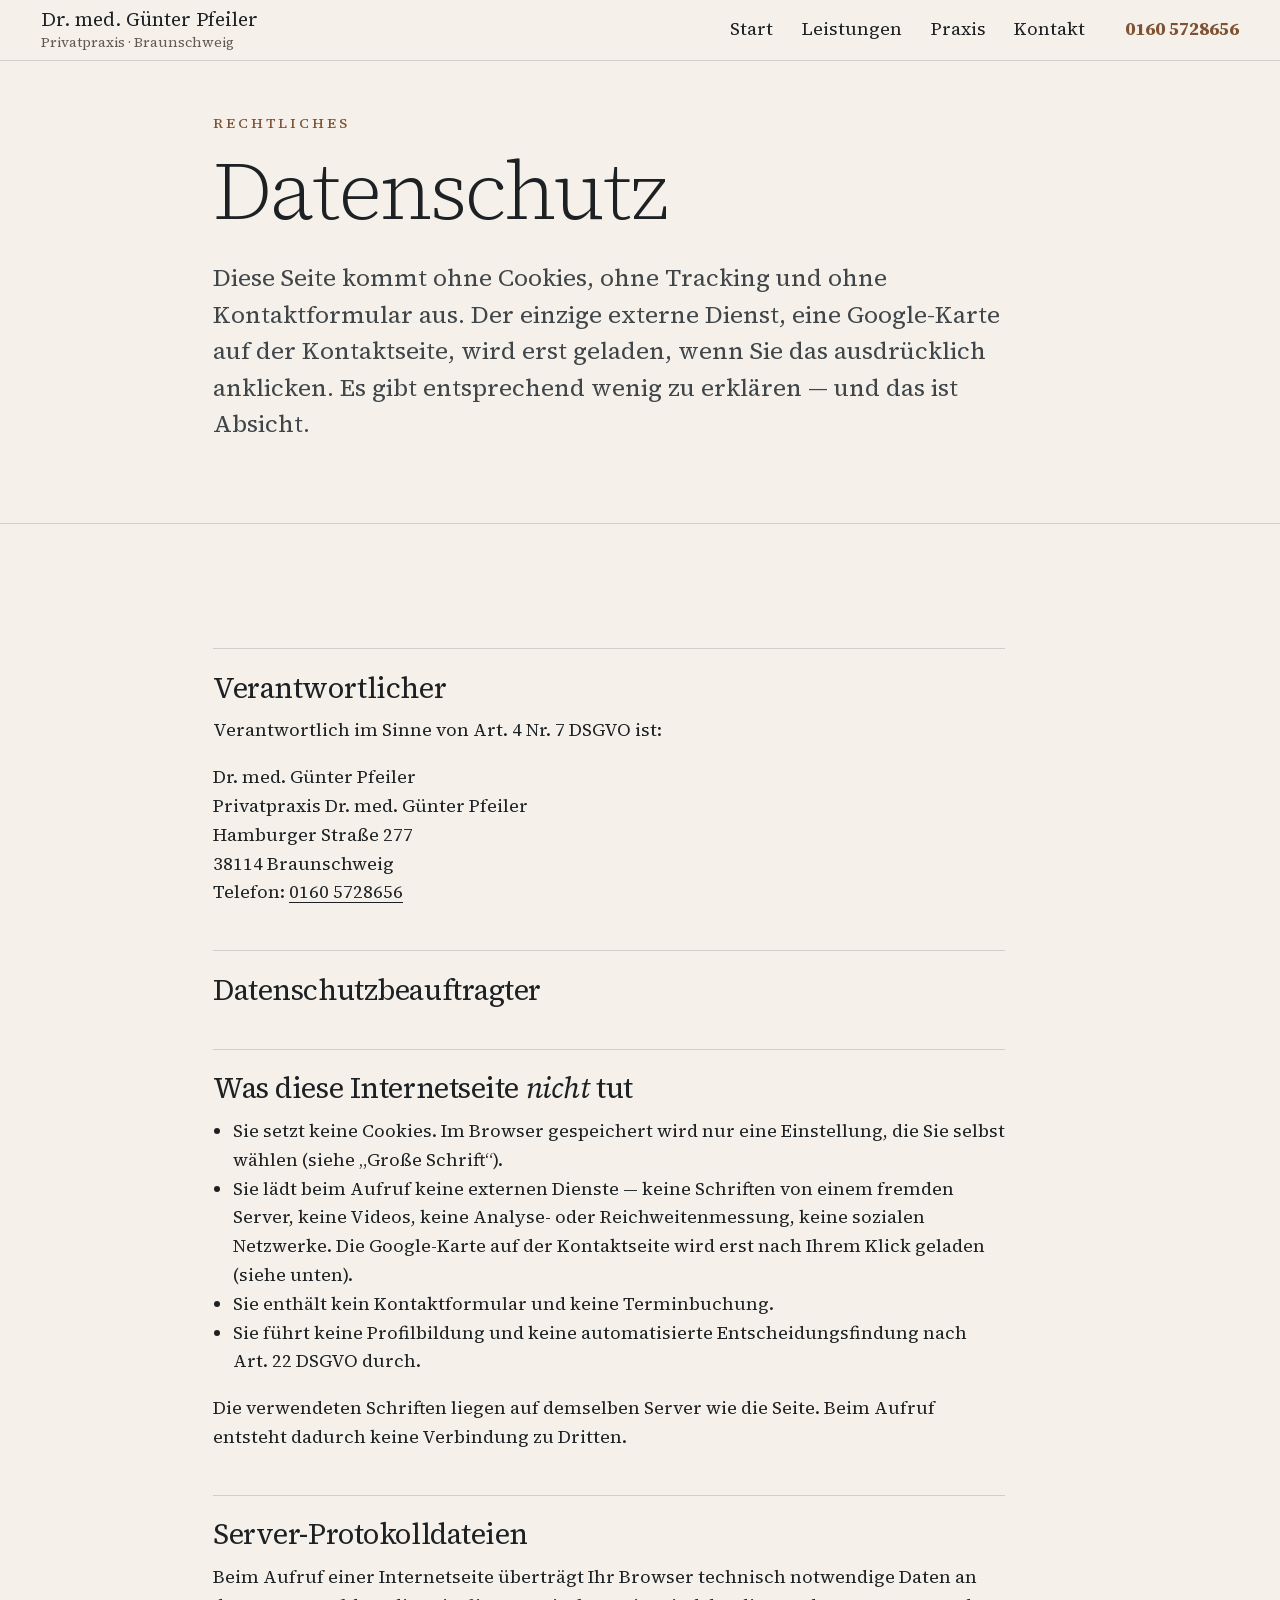
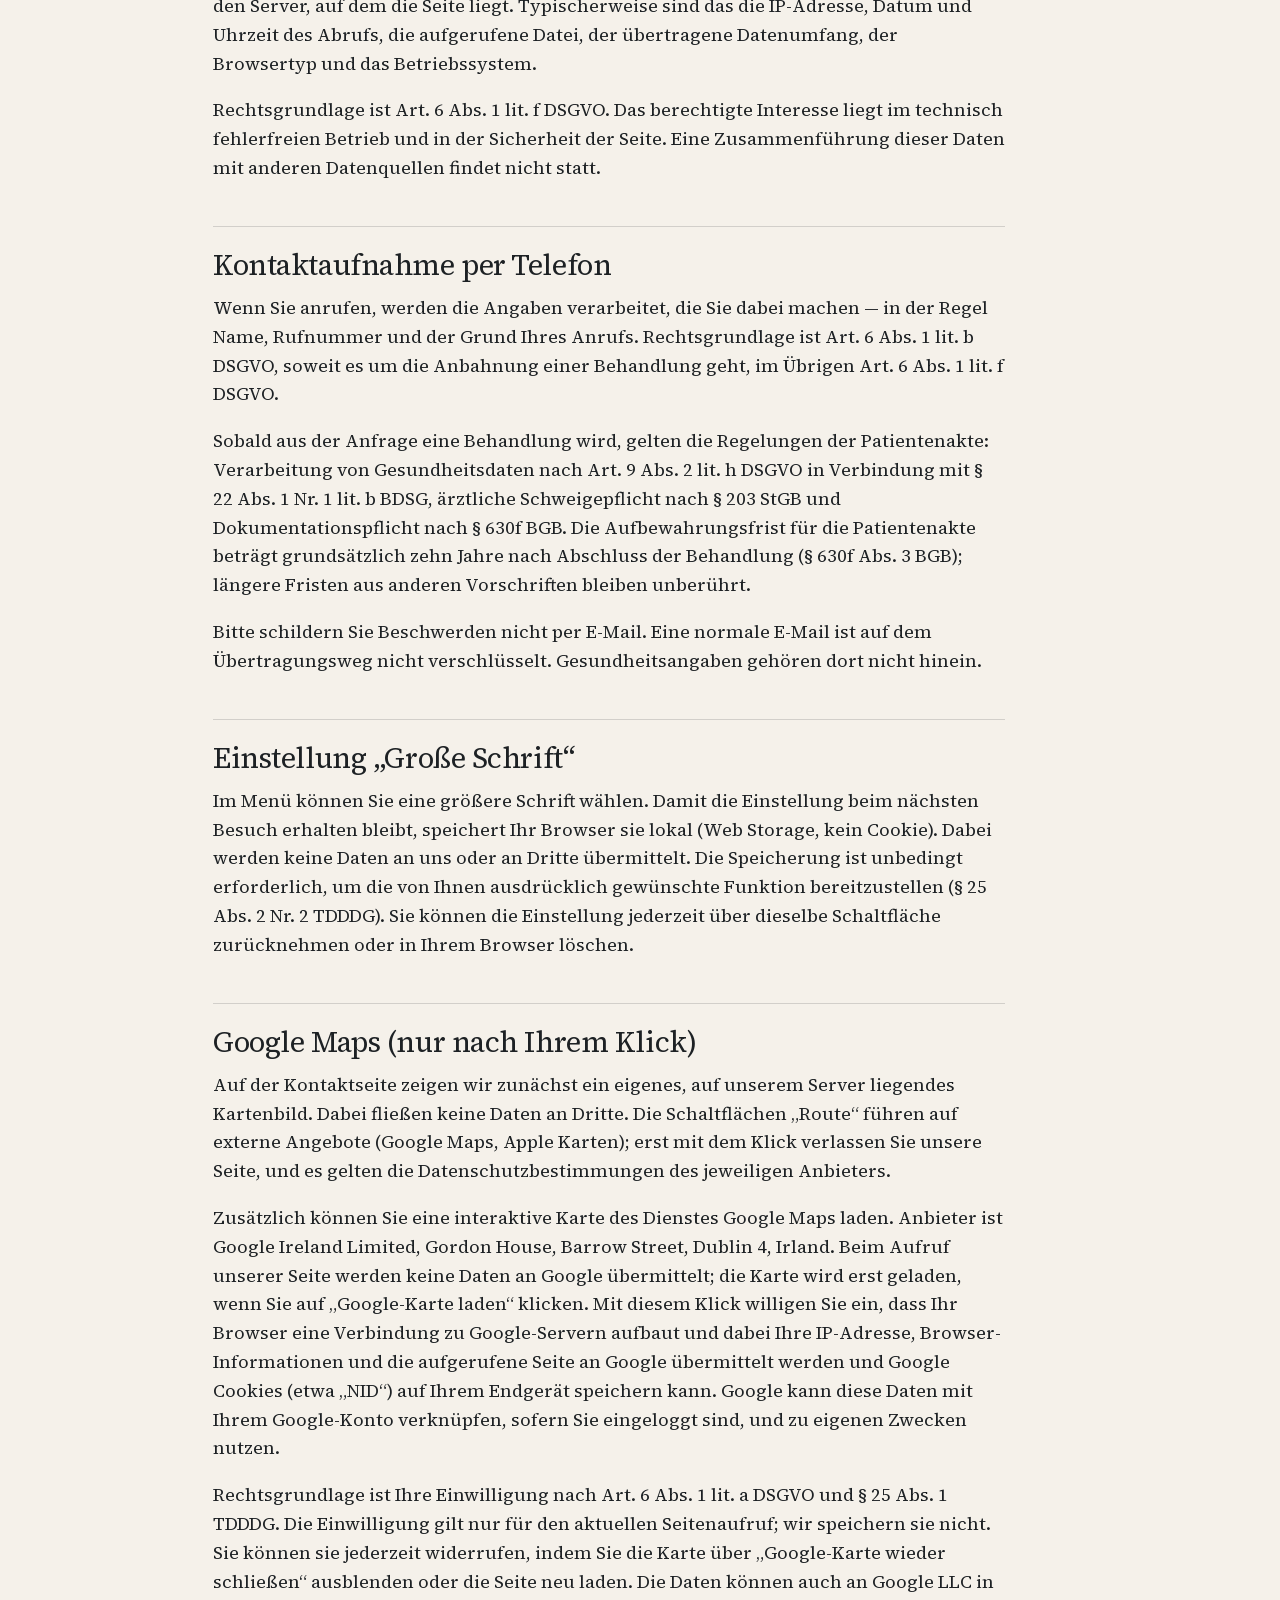
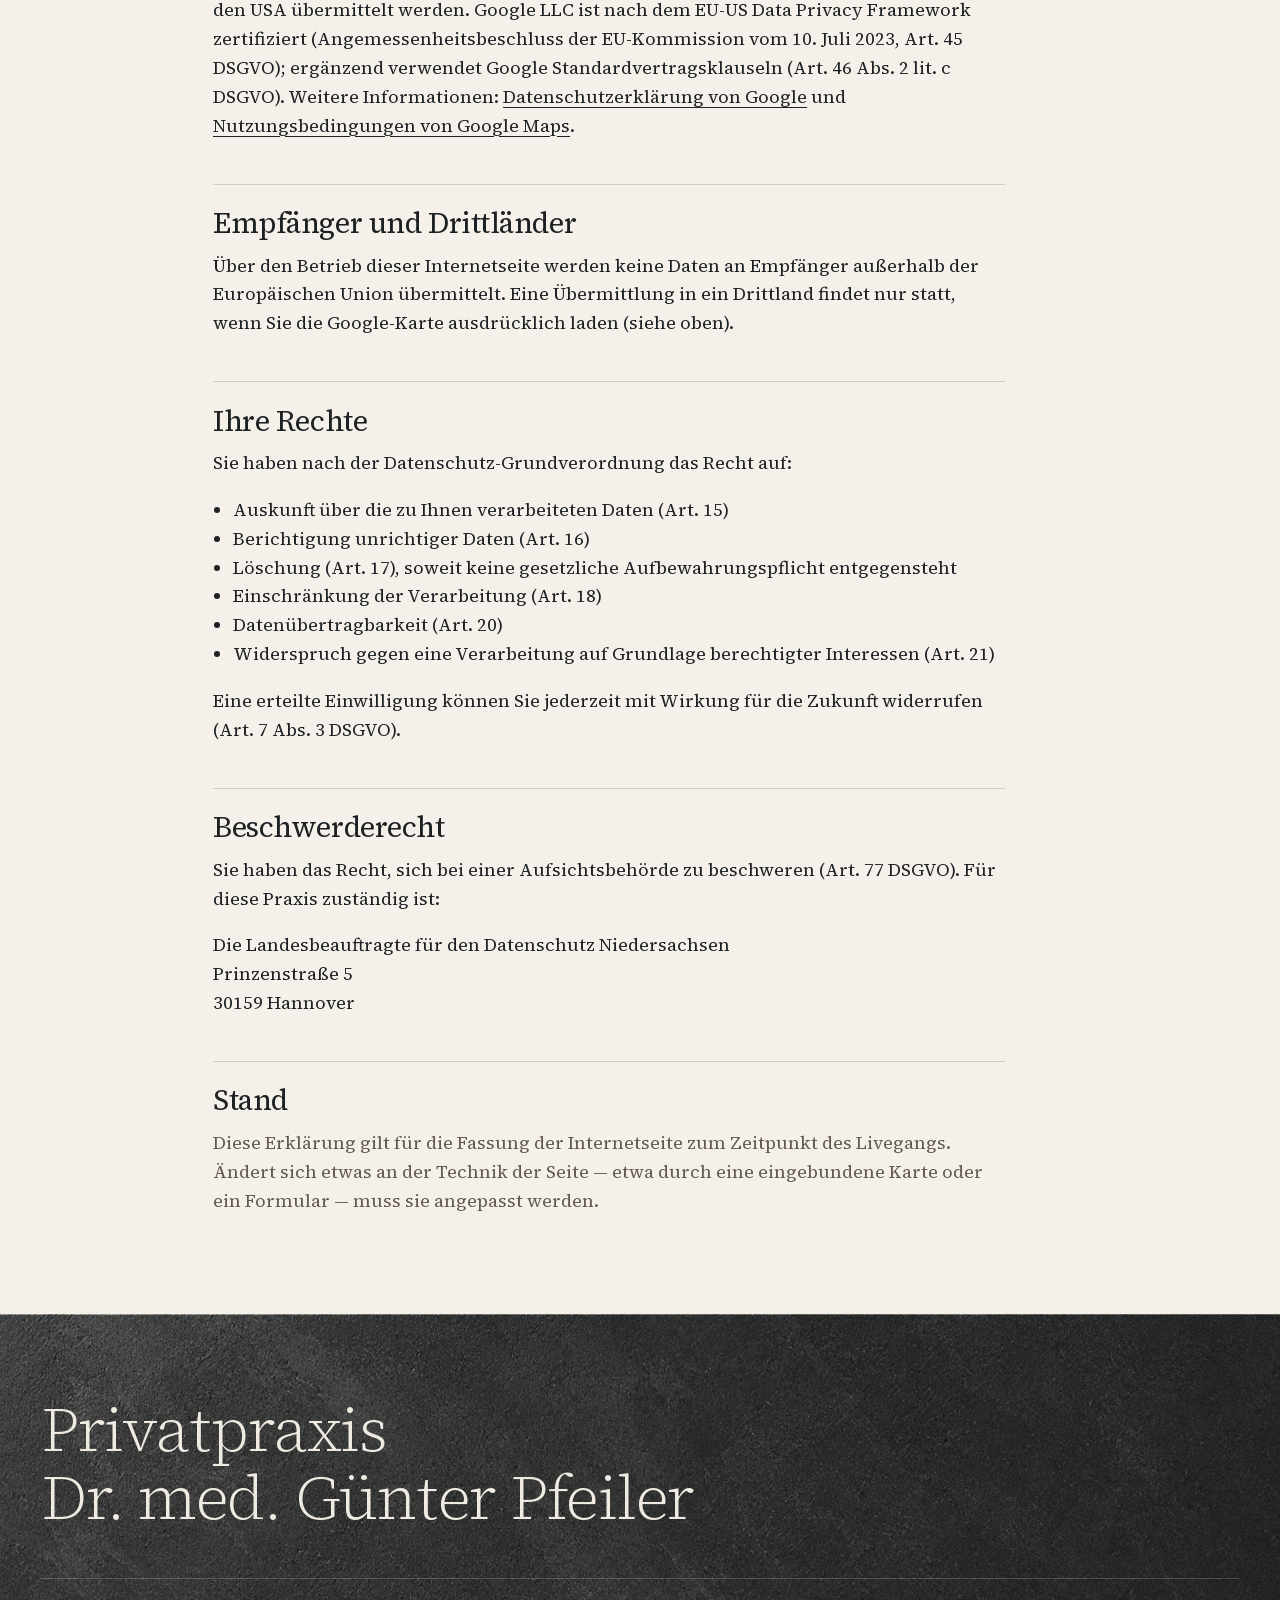
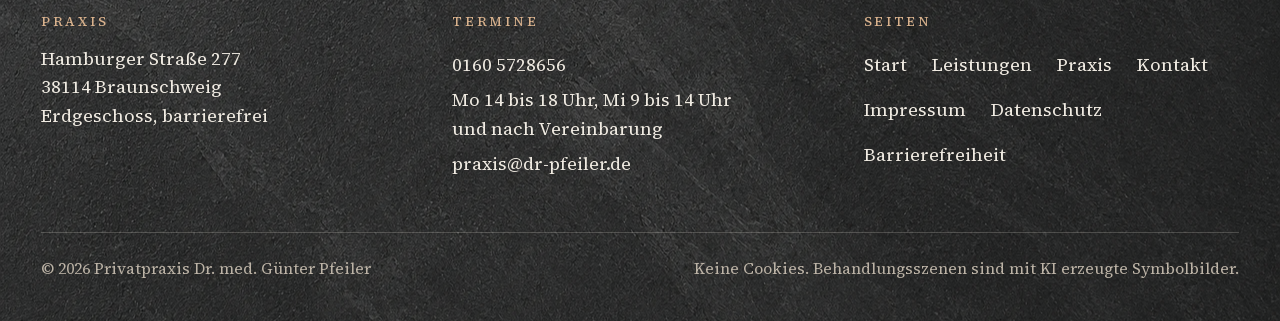
<file: datenschutz.html>
<!DOCTYPE html>
<html lang="de">
<head>
<meta charset="utf-8">
<meta name="viewport" content="width=device-width, initial-scale=1, viewport-fit=cover">
<title>Datenschutz — Dr. med. Günter Pfeiler</title>
<meta name="description" content="Datenschutzerklärung der Privatpraxis Dr. med. Günter Pfeiler.">
<meta name="robots" content="noindex, nofollow"><!-- ENTWURF: vor dem Livegang entfernen -->
<meta name="theme-color" content="#f5f1ea">
<link rel="preload" href="assets/fonts/source-serif-4.woff2" as="font" type="font/woff2" crossorigin>
<link rel="stylesheet" href="assets/css/edel.css?v=34">
<script>document.documentElement.className+=" js";try{if(localStorage.getItem("pfeiler-gross")==="1")document.documentElement.classList.add("gross")}catch(e){}</script>
<link rel="icon" href="data:image/svg+xml,%3Csvg xmlns='http://www.w3.org/2000/svg' viewBox='0 0 32 32'%3E%3Crect width='32' height='32' rx='6' fill='%231d2124'/%3E%3Ctext x='16' y='22' font-family='Georgia,serif' font-size='17' fill='%23f5f1ea' text-anchor='middle'%3EP%3C/text%3E%3C/svg%3E">
</head>
<body>
<a class="skip" href="#inhalt">Zum Inhalt springen</a>

<header class="kopf">
  <div class="wrap">
    <a class="marke" href="index.html"><span class="marke-text"><span class="titel-kurz">Dr. med. </span>Günter Pfeiler<small>Privatpraxis · Braunschweig</small></span></a>
    <nav class="nav" aria-label="Hauptmenü">
<a href="index.html">Start</a>
<a href="leistungen.html">Leistungen</a>
<a href="praxis.html">Praxis</a>
<a href="kontakt.html">Kontakt</a>
<a class="nav-tel" href="tel:+491605728656">0160 5728656</a>
    </nav>
    <a class="kopf-tel" href="tel:+491605728656" aria-label="Anrufen: 0160 5728656"><svg viewBox="0 0 24 24" fill="none" stroke="currentColor" stroke-width="1.7" stroke-linecap="round" stroke-linejoin="round" aria-hidden="true"><path d="M5 4h4l2 5-2.5 1.5a11 11 0 0 0 5 5L15 13l5 2v4a2 2 0 0 1-2 2A16 16 0 0 1 3 6a2 2 0 0 1 2-2Z"/></svg></a>
    <button class="menue" type="button" aria-expanded="false" aria-controls="menue">Menü <i aria-hidden="true"></i></button>
  </div>
</header>
<nav class="menue-flaeche" id="menue" aria-label="Menü">
<a href="index.html">Start</a>
<a href="leistungen.html">Leistungen</a>
<a href="praxis.html">Praxis</a>
<a href="kontakt.html">Kontakt</a>
<a class="menue-tel" href="tel:+491605728656"><svg viewBox="0 0 24 24" fill="none" stroke="currentColor" stroke-width="1.7" stroke-linecap="round" stroke-linejoin="round" aria-hidden="true"><path d="M5 4h4l2 5-2.5 1.5a11 11 0 0 0 5 5L15 13l5 2v4a2 2 0 0 1-2 2A16 16 0 0 1 3 6a2 2 0 0 1 2-2Z"/></svg> Termin: 0160 5728656</a>
  <div class="menue-fuss">
    <button class="schrift" type="button" aria-pressed="false"><span class="a1" aria-hidden="true">A</span><span class="a2" aria-hidden="true">A</span> Große Schrift</button>
<a href="impressum.html">Impressum</a>
<a href="datenschutz.html" aria-current="page">Datenschutz</a>
<a href="barrierefreiheit.html">Barrierefreiheit</a>
  </div>
</nav>

<main id="inhalt" tabindex="-1">

































  <section class="seitenkopf">
    <div class="wrap text">
      <p class="kicker">Rechtliches</p>
      <h1>Datenschutz</h1>
      <p class="lead">
        Diese Seite kommt ohne Cookies, ohne Tracking und ohne
        Kontaktformular aus. Der einzige externe Dienst, eine Google-Karte
        auf der Kontaktseite, wird erst geladen, wenn Sie das ausdrücklich
        anklicken. Es gibt entsprechend wenig zu erklären — und das ist Absicht.
      </p>
    </div>
  </section>

  <section class="abschnitt abschnitt--klein">
    <div class="wrap text">
      <div class="sachtext">

        <details class="todo"><summary>Intern</summary><p><strong>Vor dem Livegang zu vervollständigen.</strong> Die
          Angaben zum Hosting und zu den Server-Protokolldateien hängen
          vom gewählten Anbieter ab und sind unten markiert. Diese
          Vorlage ersetzt keine Prüfung durch einen Datenschutzbeauftragten
          oder Rechtsanwalt.</p></details>

        <h2>Verantwortlicher</h2>
        <p>Verantwortlich im Sinne von Art. 4 Nr. 7 DSGVO ist:</p>
        <address>
          Dr. med. Günter Pfeiler<br>
          Privatpraxis Dr. med. Günter Pfeiler<br>
          Hamburger Straße 277<br>
          38114 Braunschweig<br>
          Telefon: <a href="tel:+491605728656">0160 5728656</a>
        </address>

        <h2>Datenschutzbeauftragter</h2>
        <details class="todo"><summary>Intern</summary><p>Noch zu prüfen: Ob ein Datenschutzbeauftragter zu benennen ist,
          richtet sich bei einer Arztpraxis nicht nur nach der Zahl der
          Beschäftigten, sondern auch nach Art. 37 Abs. 1 lit. c DSGVO in
          Verbindung mit § 38 BDSG — Gesundheitsdaten sind besondere
          Kategorien nach Art. 9 DSGVO. Das ist im Einzelfall zu klären
          und gehört dann hierher.</p></details>

        <h2>Was diese Internetseite <em>nicht</em> tut</h2>
        <ul>
          <li>Sie setzt keine Cookies. Im Browser gespeichert wird nur eine
              Einstellung, die Sie selbst wählen (siehe „Große Schrift“).</li>
          <li>Sie lädt beim Aufruf keine externen Dienste — keine Schriften von
              einem fremden Server, keine Videos, keine Analyse- oder
              Reichweitenmessung, keine sozialen Netzwerke. Die Google-Karte
              auf der Kontaktseite wird erst nach Ihrem Klick geladen (siehe unten).</li>
          <li>Sie enthält kein Kontaktformular und keine Terminbuchung.</li>
          <li>Sie führt keine Profilbildung und keine automatisierte
              Entscheidungsfindung nach Art. 22 DSGVO durch.</li>
        </ul>
        <p>
          Die verwendeten Schriften liegen auf demselben Server wie die
          Seite. Beim Aufruf entsteht dadurch keine Verbindung zu Dritten.
        </p>

        <h2>Server-Protokolldateien</h2>
        <p>
          Beim Aufruf einer Internetseite überträgt Ihr Browser technisch
          notwendige Daten an den Server, auf dem die Seite liegt.
          Typischerweise sind das die IP-Adresse, Datum und Uhrzeit des
          Abrufs, die aufgerufene Datei, der übertragene Datenumfang, der
          Browsertyp und das Betriebssystem.
        </p>
        <p>
          Rechtsgrundlage ist Art. 6 Abs. 1 lit. f DSGVO. Das berechtigte
          Interesse liegt im technisch fehlerfreien Betrieb und in der
          Sicherheit der Seite. Eine Zusammenführung dieser Daten mit
          anderen Datenquellen findet nicht statt.
        </p>
        <details class="todo"><summary>Intern</summary><p>Noch einzutragen: Name und Anschrift des Hosting-Anbieters, die
          konkrete Speicherdauer der Protokolldateien und ob die
          IP-Adresse gekürzt gespeichert wird. Mit dem Anbieter ist ein
          Vertrag über Auftragsverarbeitung nach Art. 28 DSGVO zu
          schließen; der Serverstandort sollte in der EU liegen.</p></details>

        <h2>Kontaktaufnahme per Telefon</h2>
        <p>
          Wenn Sie anrufen, werden die Angaben verarbeitet, die Sie dabei
          machen — in der Regel Name, Rufnummer und der Grund Ihres
          Anrufs. Rechtsgrundlage ist Art. 6 Abs. 1 lit. b DSGVO, soweit
          es um die Anbahnung einer Behandlung geht, im Übrigen
          Art. 6 Abs. 1 lit. f DSGVO.
        </p>
        <p>
          Sobald aus der Anfrage eine Behandlung wird, gelten die
          Regelungen der Patientenakte: Verarbeitung von Gesundheitsdaten
          nach Art. 9 Abs. 2 lit. h DSGVO in Verbindung mit § 22 Abs. 1
          Nr. 1 lit. b BDSG, ärztliche Schweigepflicht nach § 203 StGB und
          Dokumentationspflicht nach § 630f BGB. Die Aufbewahrungsfrist
          für die Patientenakte beträgt grundsätzlich zehn Jahre nach
          Abschluss der Behandlung (§ 630f Abs. 3 BGB); längere Fristen
          aus anderen Vorschriften bleiben unberührt.
        </p>
        <p class="hinweis hinweis--hell">
          Bitte schildern Sie Beschwerden nicht per E-Mail. Eine normale
          E-Mail ist auf dem Übertragungsweg nicht verschlüsselt.
          Gesundheitsangaben gehören dort nicht hinein.
        </p>

        <h2>Einstellung „Große Schrift“</h2>
        <p>
          Im Menü können Sie eine größere Schrift wählen. Damit die Einstellung
          beim nächsten Besuch erhalten bleibt, speichert Ihr Browser sie lokal
          (Web Storage, kein Cookie). Dabei werden keine Daten an uns oder an
          Dritte übermittelt. Die Speicherung ist unbedingt erforderlich, um
          die von Ihnen ausdrücklich gewünschte Funktion bereitzustellen
          (§ 25 Abs. 2 Nr. 2 TDDDG). Sie können die Einstellung jederzeit über
          dieselbe Schaltfläche zurücknehmen oder in Ihrem Browser löschen.
        </p>

        <h2 id="google-maps">Google Maps (nur nach Ihrem Klick)</h2>
        <p>
          Auf der Kontaktseite zeigen wir zunächst ein eigenes, auf unserem
          Server liegendes Kartenbild. Dabei fließen keine Daten an Dritte.
          Die Schaltflächen „Route“ führen auf externe Angebote (Google Maps,
          Apple Karten); erst mit dem Klick verlassen Sie unsere Seite, und es
          gelten die Datenschutzbestimmungen des jeweiligen Anbieters.
        </p>
        <p>
          Zusätzlich können Sie eine interaktive Karte des Dienstes Google Maps
          laden. Anbieter ist Google Ireland Limited, Gordon House, Barrow
          Street, Dublin 4, Irland. Beim Aufruf unserer Seite werden keine Daten
          an Google übermittelt; die Karte wird erst geladen, wenn Sie auf
          „Google-Karte laden“ klicken. Mit diesem Klick willigen Sie ein, dass
          Ihr Browser eine Verbindung zu Google-Servern aufbaut und dabei Ihre
          IP-Adresse, Browser-Informationen und die aufgerufene Seite an Google
          übermittelt werden und Google Cookies (etwa „NID“) auf Ihrem Endgerät
          speichern kann. Google kann diese Daten mit Ihrem Google-Konto
          verknüpfen, sofern Sie eingeloggt sind, und zu eigenen Zwecken nutzen.
        </p>
        <p>
          Rechtsgrundlage ist Ihre Einwilligung nach Art. 6 Abs. 1 lit. a DSGVO
          und § 25 Abs. 1 TDDDG. Die Einwilligung gilt nur für den aktuellen
          Seitenaufruf; wir speichern sie nicht. Sie können sie jederzeit
          widerrufen, indem Sie die Karte über „Google-Karte wieder schließen“
          ausblenden oder die Seite neu laden. Die Daten können auch an Google
          LLC in den USA übermittelt werden. Google LLC ist nach dem EU-US Data
          Privacy Framework zertifiziert (Angemessenheitsbeschluss der
          EU-Kommission vom 10. Juli 2023, Art. 45 DSGVO); ergänzend verwendet
          Google Standardvertragsklauseln (Art. 46 Abs. 2 lit. c DSGVO).
          Weitere Informationen: <a href="https://policies.google.com/privacy"
          rel="noopener noreferrer" target="_blank">Datenschutzerklärung von
          Google</a> und <a href="https://www.google.com/intl/de/help/terms_maps/"
          rel="noopener noreferrer" target="_blank">Nutzungsbedingungen von
          Google Maps</a>.
        </p>

        <h2>Empfänger und Drittländer</h2>
        <p>
          Über den Betrieb dieser Internetseite werden keine Daten an
          Empfänger außerhalb der Europäischen Union übermittelt. Eine
          Übermittlung in ein Drittland findet nur statt, wenn Sie die
          Google-Karte ausdrücklich laden (siehe oben).
        </p>

        <h2>Ihre Rechte</h2>
        <p>Sie haben nach der Datenschutz-Grundverordnung das Recht auf:</p>
        <ul>
          <li>Auskunft über die zu Ihnen verarbeiteten Daten (Art. 15)</li>
          <li>Berichtigung unrichtiger Daten (Art. 16)</li>
          <li>Löschung (Art. 17), soweit keine gesetzliche Aufbewahrungspflicht entgegensteht</li>
          <li>Einschränkung der Verarbeitung (Art. 18)</li>
          <li>Datenübertragbarkeit (Art. 20)</li>
          <li>Widerspruch gegen eine Verarbeitung auf Grundlage berechtigter Interessen (Art. 21)</li>
        </ul>
        <p>
          Eine erteilte Einwilligung können Sie jederzeit mit Wirkung für
          die Zukunft widerrufen (Art. 7 Abs. 3 DSGVO).
        </p>

        <h2>Beschwerderecht</h2>
        <p>
          Sie haben das Recht, sich bei einer Aufsichtsbehörde zu
          beschweren (Art. 77 DSGVO). Für diese Praxis zuständig ist:
        </p>
        <address>
          Die Landesbeauftragte für den Datenschutz Niedersachsen<br>
          Prinzenstraße 5<br>
          30159 Hannover
        </address>

        <h2>Stand</h2>
        <p class="muted">
          Diese Erklärung gilt für die Fassung der Internetseite zum Zeitpunkt
          des Livegangs. Ändert sich etwas an der Technik der Seite — etwa
          durch eine eingebundene Karte oder ein Formular — muss sie
          angepasst werden.
        </p>

      </div>
    </div>
  </section>

































</main>

<footer class="fuss" data-ruf-ende>
  <div class="wrap">
    <p class="gross">Privatpraxis<br>Dr. med. Günter Pfeiler</p>
    <div class="fuss-raster">
      <div><small>Praxis</small><address>Hamburger Straße 277<br>38114 Braunschweig<br>Erdgeschoss, barrierefrei</address></div>
      <div><small>Termine</small><a href="tel:+491605728656">0160 5728656</a><br>Mo 14 bis 18 Uhr, Mi 9 bis 14 Uhr<br>und nach Vereinbarung<br><a href="mailto:praxis@dr-pfeiler.de">praxis@dr-pfeiler.de</a></div>
      <div><small>Seiten</small><nav aria-label="Fußzeile">
<a href="index.html">Start</a>
<a href="leistungen.html">Leistungen</a>
<a href="praxis.html">Praxis</a>
<a href="kontakt.html">Kontakt</a>
<a href="impressum.html">Impressum</a>
<a href="datenschutz.html" aria-current="page">Datenschutz</a>
<a href="barrierefreiheit.html">Barrierefreiheit</a>
      </nav></div>
    </div>
    <div class="zeile">
      <span>© 2026 Privatpraxis Dr. med. Günter Pfeiler</span>
      <span>Keine Cookies. Behandlungsszenen sind mit KI erzeugte Symbolbilder.</span>
    </div>
  </div>
</footer>

<nav class="ruf" aria-label="Schnellkontakt">
  <a class="primaer" href="tel:+491605728656"><svg viewBox="0 0 24 24" fill="none" stroke="currentColor" stroke-width="1.7" stroke-linecap="round" stroke-linejoin="round" aria-hidden="true"><path d="M5 4h4l2 5-2.5 1.5a11 11 0 0 0 5 5L15 13l5 2v4a2 2 0 0 1-2 2A16 16 0 0 1 3 6a2 2 0 0 1 2-2Z"/></svg> Anrufen</a>
  <a href="https://www.google.com/maps/dir/?api=1&amp;destination=52.27784%2C10.52268&amp;travelmode=driving" target="_blank" rel="noopener noreferrer"><svg viewBox="0 0 24 24" fill="none" stroke="currentColor" stroke-width="1.7" stroke-linecap="round" stroke-linejoin="round" aria-hidden="true"><path d="M12 21s-6-5.3-6-11a6 6 0 0 1 12 0c0 5.7-6 11-6 11Z"/><circle cx="12" cy="10" r="2.2"/></svg> Route <span class="sr-only">(öffnet Google Maps)</span></a>
</nav>

<script src="assets/js/edel.js?v=31" defer></script>
</body>
</html>
</file>
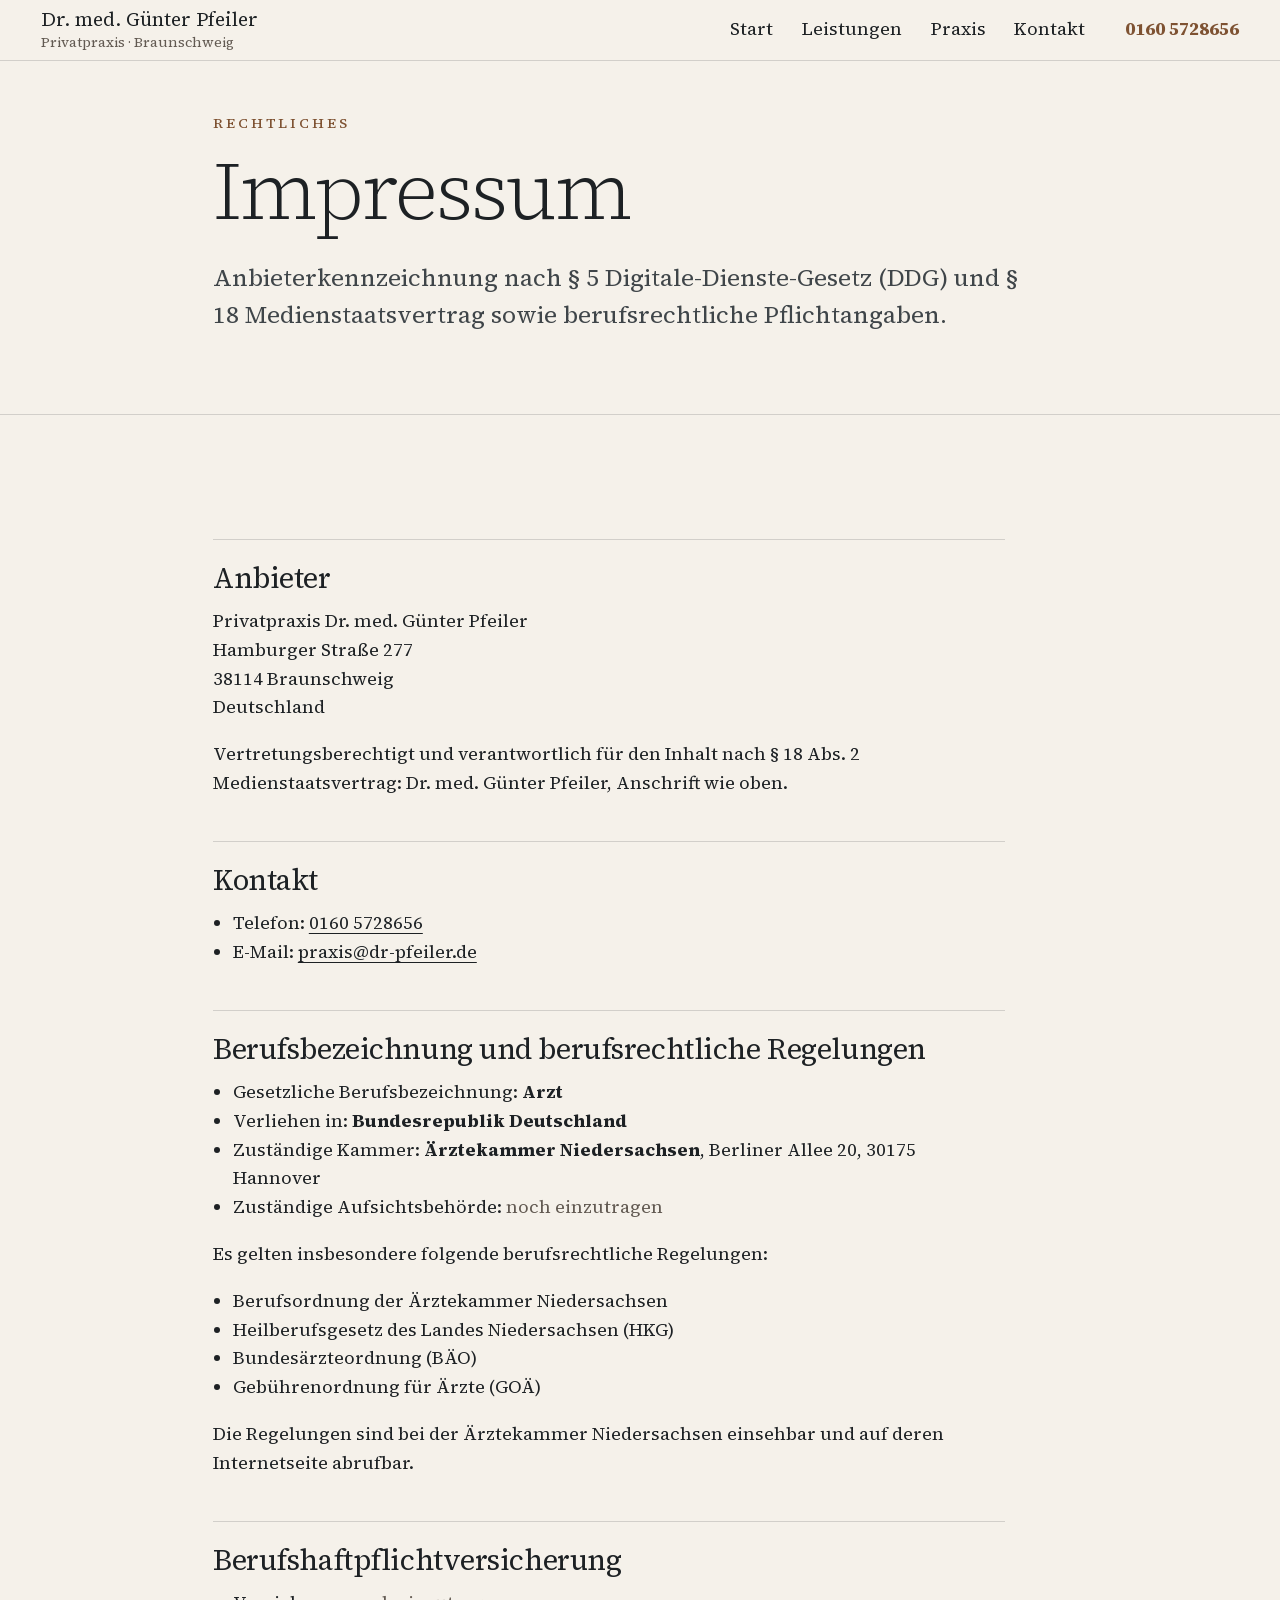
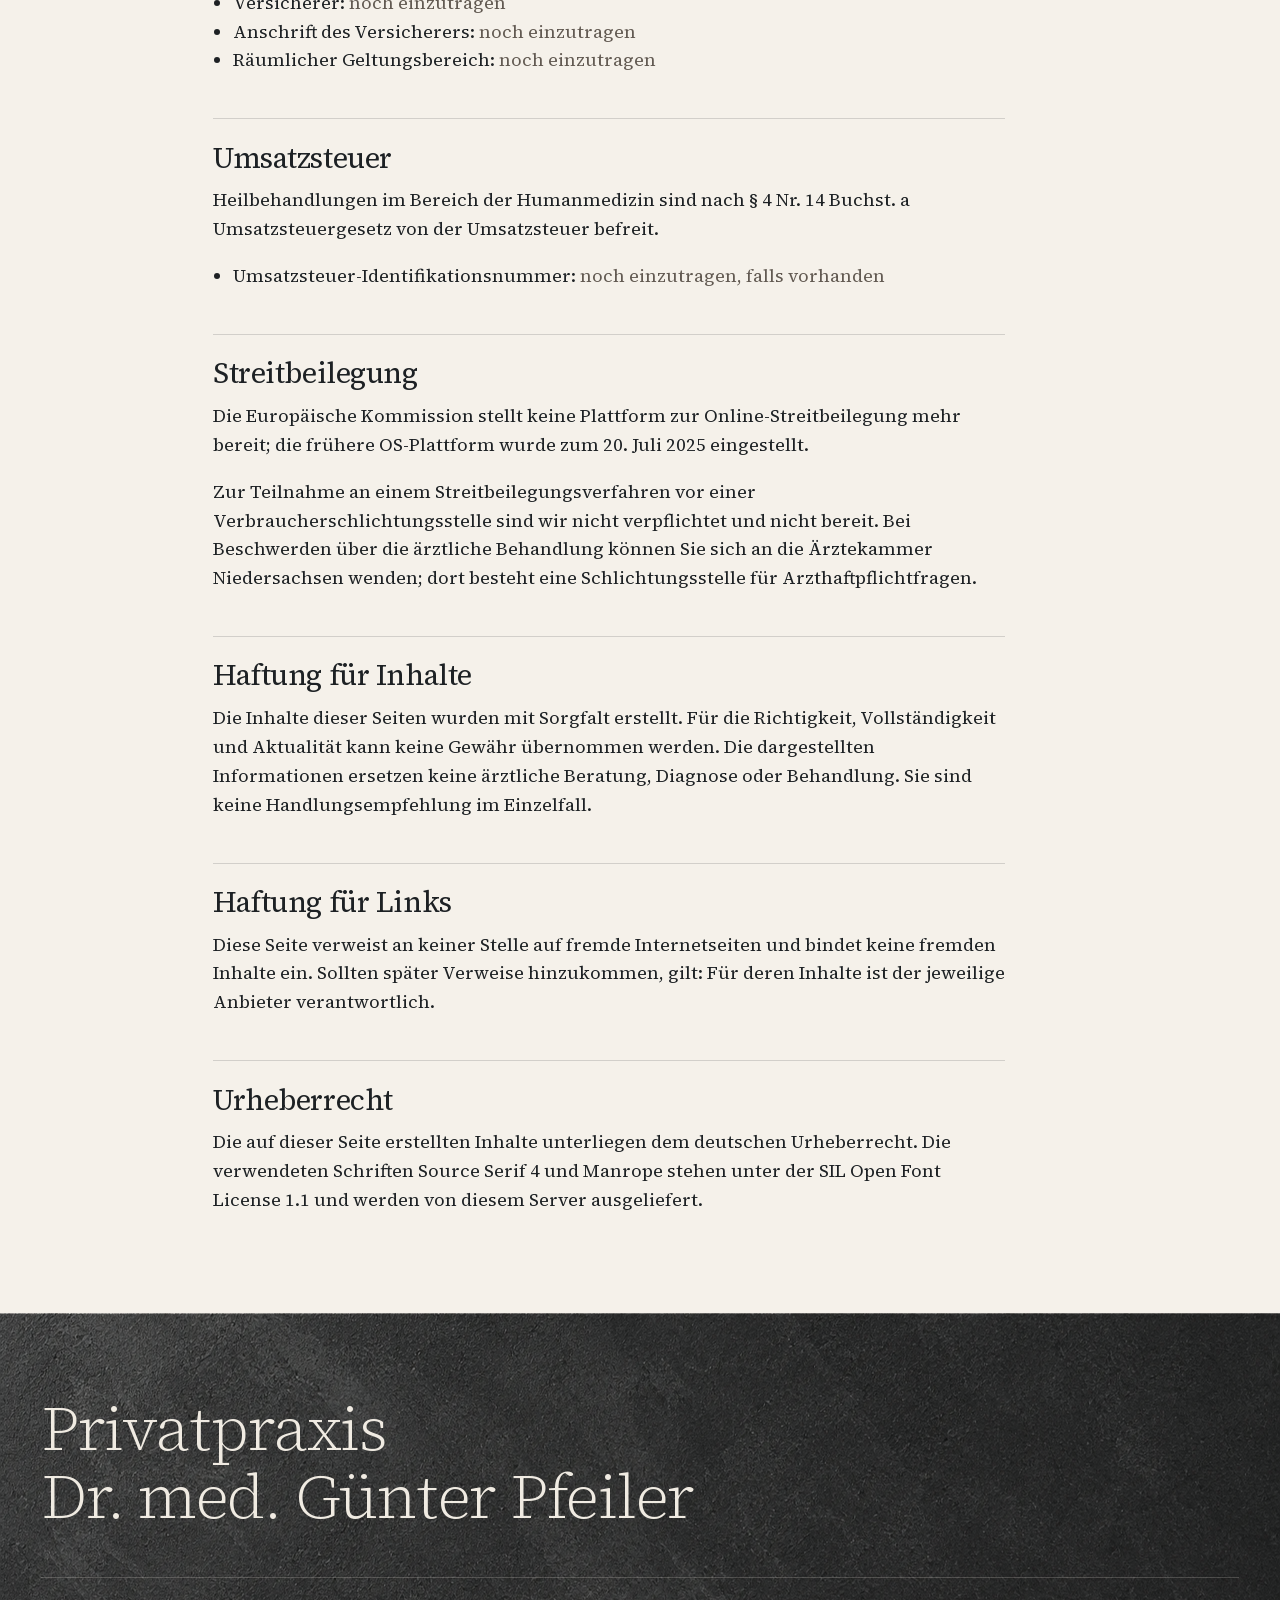
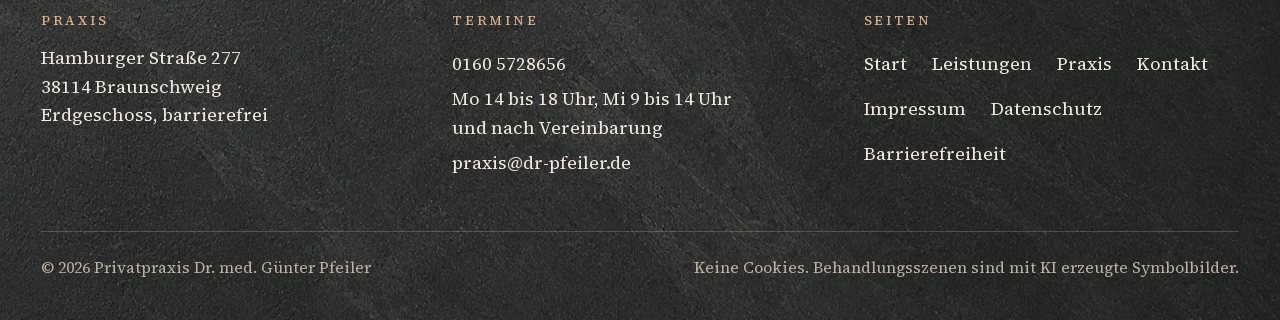
<file: impressum.html>
<!DOCTYPE html>
<html lang="de">
<head>
<meta charset="utf-8">
<meta name="viewport" content="width=device-width, initial-scale=1, viewport-fit=cover">
<title>Impressum — Dr. med. Günter Pfeiler</title>
<meta name="description" content="Impressum der Privatpraxis Dr. med. Günter Pfeiler.">
<meta name="robots" content="noindex, nofollow"><!-- ENTWURF: vor dem Livegang entfernen -->
<meta name="theme-color" content="#f5f1ea">
<link rel="preload" href="assets/fonts/source-serif-4.woff2" as="font" type="font/woff2" crossorigin>
<link rel="stylesheet" href="assets/css/edel.css?v=34">
<script>document.documentElement.className+=" js";try{if(localStorage.getItem("pfeiler-gross")==="1")document.documentElement.classList.add("gross")}catch(e){}</script>
<link rel="icon" href="data:image/svg+xml,%3Csvg xmlns='http://www.w3.org/2000/svg' viewBox='0 0 32 32'%3E%3Crect width='32' height='32' rx='6' fill='%231d2124'/%3E%3Ctext x='16' y='22' font-family='Georgia,serif' font-size='17' fill='%23f5f1ea' text-anchor='middle'%3EP%3C/text%3E%3C/svg%3E">
</head>
<body>
<a class="skip" href="#inhalt">Zum Inhalt springen</a>

<header class="kopf">
  <div class="wrap">
    <a class="marke" href="index.html"><span class="marke-text"><span class="titel-kurz">Dr. med. </span>Günter Pfeiler<small>Privatpraxis · Braunschweig</small></span></a>
    <nav class="nav" aria-label="Hauptmenü">
<a href="index.html">Start</a>
<a href="leistungen.html">Leistungen</a>
<a href="praxis.html">Praxis</a>
<a href="kontakt.html">Kontakt</a>
<a class="nav-tel" href="tel:+491605728656">0160 5728656</a>
    </nav>
    <a class="kopf-tel" href="tel:+491605728656" aria-label="Anrufen: 0160 5728656"><svg viewBox="0 0 24 24" fill="none" stroke="currentColor" stroke-width="1.7" stroke-linecap="round" stroke-linejoin="round" aria-hidden="true"><path d="M5 4h4l2 5-2.5 1.5a11 11 0 0 0 5 5L15 13l5 2v4a2 2 0 0 1-2 2A16 16 0 0 1 3 6a2 2 0 0 1 2-2Z"/></svg></a>
    <button class="menue" type="button" aria-expanded="false" aria-controls="menue">Menü <i aria-hidden="true"></i></button>
  </div>
</header>
<nav class="menue-flaeche" id="menue" aria-label="Menü">
<a href="index.html">Start</a>
<a href="leistungen.html">Leistungen</a>
<a href="praxis.html">Praxis</a>
<a href="kontakt.html">Kontakt</a>
<a class="menue-tel" href="tel:+491605728656"><svg viewBox="0 0 24 24" fill="none" stroke="currentColor" stroke-width="1.7" stroke-linecap="round" stroke-linejoin="round" aria-hidden="true"><path d="M5 4h4l2 5-2.5 1.5a11 11 0 0 0 5 5L15 13l5 2v4a2 2 0 0 1-2 2A16 16 0 0 1 3 6a2 2 0 0 1 2-2Z"/></svg> Termin: 0160 5728656</a>
  <div class="menue-fuss">
    <button class="schrift" type="button" aria-pressed="false"><span class="a1" aria-hidden="true">A</span><span class="a2" aria-hidden="true">A</span> Große Schrift</button>
<a href="impressum.html" aria-current="page">Impressum</a>
<a href="datenschutz.html">Datenschutz</a>
<a href="barrierefreiheit.html">Barrierefreiheit</a>
  </div>
</nav>

<main id="inhalt" tabindex="-1">

































  <section class="seitenkopf">
    <div class="wrap text">
      <p class="kicker">Rechtliches</p>
      <h1>Impressum</h1>
      <p class="lead">
        Anbieterkennzeichnung nach § 5 Digitale-Dienste-Gesetz (DDG) und
        § 18 Medienstaatsvertrag sowie berufsrechtliche Pflichtangaben.
      </p>
    </div>
  </section>

  <section class="abschnitt abschnitt--klein">
    <div class="wrap text">
      <div class="sachtext">

        <details class="todo"><summary>Intern</summary><p><strong>Vor dem Livegang zwingend zu prüfen.</strong> Ein
          unvollständiges Impressum ist der häufigste Abmahngrund bei
          Arztseiten. Die unten mit „noch einzutragen“ markierten Felder
          müssen ausgefüllt sein, bevor die Seite erreichbar ist. Diese
          Vorlage ersetzt keine anwaltliche Prüfung.</p></details>

        <h2>Anbieter</h2>
        <address>
          Privatpraxis Dr. med. Günter Pfeiler<br>
          Hamburger Straße 277<br>
          38114 Braunschweig<br>
          Deutschland
        </address>
        <p>
          Vertretungsberechtigt und verantwortlich für den Inhalt nach
          § 18 Abs. 2 Medienstaatsvertrag: Dr. med. Günter Pfeiler,
          Anschrift wie oben.
        </p>

        <h2>Kontakt</h2>
        <ul>
          <li>Telefon: <a href="tel:+491605728656">0160 5728656</a></li>
          <li>E-Mail: <a href="mailto:praxis@dr-pfeiler.de">praxis@dr-pfeiler.de</a></li>
        </ul>
        <details class="todo"><summary>Intern</summary><p>E-Mail praxis@dr-pfeiler.de laut Visitenkarte (handschriftlich, David 26.09.). Alte Angaben auf der Karte (Steinweg 20, 0531-1294633/-35, info@dr-pfeiler-online.de) sind durchgestrichen und werden nicht verwendet.</p></details>

        <h2>Berufsbezeichnung und berufsrechtliche Regelungen</h2>
        <ul>
          <li>Gesetzliche Berufsbezeichnung: <strong>Arzt</strong></li>
          <li>Verliehen in: <strong>Bundesrepublik Deutschland</strong></li>
          <li>Zuständige Kammer: <strong>Ärztekammer Niedersachsen</strong>, Berliner Allee 20, 30175 Hannover</li>
          <li>Zuständige Aufsichtsbehörde: <span class="muted">noch einzutragen</span></li>
        </ul>
        <p>
          Es gelten insbesondere folgende berufsrechtliche Regelungen:
        </p>
        <ul>
          <li>Berufsordnung der Ärztekammer Niedersachsen</li>
          <li>Heilberufsgesetz des Landes Niedersachsen (HKG)</li>
          <li>Bundesärzteordnung (BÄO)</li>
          <li>Gebührenordnung für Ärzte (GOÄ)</li>
        </ul>
        <p>
          Die Regelungen sind bei der Ärztekammer Niedersachsen einsehbar
          und auf deren Internetseite abrufbar.
        </p>
        <details class="todo"><summary>Intern</summary><p>Noch einzutragen: Zuständige Aufsichtsbehörde (in der Regel die
          Ärztekammer Niedersachsen selbst; bei einer Privatpraxis kann
          zusätzlich das Gesundheitsamt der Stadt Braunschweig zuständig
          sein — vor dem Livegang bestätigen). Ergänzen ist außerdem der
          Direktlink zur Berufsordnung auf aerztekammer-niedersachsen.de.</p></details>

        <h2>Berufshaftpflichtversicherung</h2>
        <ul>
          <li>Versicherer: <span class="muted">noch einzutragen</span></li>
          <li>Anschrift des Versicherers: <span class="muted">noch einzutragen</span></li>
          <li>Räumlicher Geltungsbereich: <span class="muted">noch einzutragen</span></li>
        </ul>
        <details class="todo"><summary>Intern</summary><p>Noch einzutragen: Angaben zur Berufshaftpflichtversicherung.
          Sie sind nach § 2 Abs. 1 Nr. 11 Dienstleistungs-Informations­pflichten-
          Verordnung (DL-InfoV) verpflichtend und werden bei Arztseiten
          regelmäßig vergessen.</p></details>

        <h2>Umsatzsteuer</h2>
        <p>
          Heilbehandlungen im Bereich der Humanmedizin sind nach
          § 4 Nr. 14 Buchst. a Umsatzsteuergesetz von der Umsatzsteuer
          befreit.
        </p>
        <ul>
          <li>Umsatzsteuer-Identifikationsnummer: <span class="muted">noch einzutragen, falls vorhanden</span></li>
        </ul>
        <details class="todo"><summary>Intern</summary><p>Noch zu klären: Liegt eine USt-IdNr. vor? Falls ja, ist sie nach
          § 5 Abs. 1 Nr. 6 DDG anzugeben. Falls nicht, entfällt die
          Angabe — eine Steuernummer gehört ausdrücklich <em>nicht</em>
          ins Impressum.</p></details>

        <h2>Streitbeilegung</h2>
        <p>
          Die Europäische Kommission stellt keine Plattform zur
          Online-Streitbeilegung mehr bereit; die frühere OS-Plattform
          wurde zum 20. Juli 2025 eingestellt.
        </p>
        <p>
          Zur Teilnahme an einem Streitbeilegungsverfahren vor einer
          Verbraucherschlichtungsstelle sind wir nicht verpflichtet und
          nicht bereit. Bei Beschwerden über die ärztliche Behandlung
          können Sie sich an die Ärztekammer Niedersachsen wenden; dort
          besteht eine Schlichtungsstelle für Arzthaftpflichtfragen.
        </p>

        <h2>Haftung für Inhalte</h2>
        <p>
          Die Inhalte dieser Seiten wurden mit Sorgfalt erstellt. Für die
          Richtigkeit, Vollständigkeit und Aktualität kann keine Gewähr
          übernommen werden. Die dargestellten Informationen ersetzen
          keine ärztliche Beratung, Diagnose oder Behandlung. Sie sind
          keine Handlungsempfehlung im Einzelfall.
        </p>

        <h2>Haftung für Links</h2>
        <p>
          Diese Seite verweist an keiner Stelle auf fremde Internetseiten
          und bindet keine fremden Inhalte ein. Sollten später Verweise
          hinzukommen, gilt: Für deren Inhalte ist der jeweilige Anbieter
          verantwortlich.
        </p>

        <h2>Urheberrecht</h2>
        <p>
          Die auf dieser Seite erstellten Inhalte unterliegen dem
          deutschen Urheberrecht. Die verwendeten Schriften Source Serif 4
          und Manrope stehen unter der SIL Open Font License 1.1 und werden
          von diesem Server ausgeliefert.
        </p>

      </div>
    </div>
  </section>

































</main>

<footer class="fuss" data-ruf-ende>
  <div class="wrap">
    <p class="gross">Privatpraxis<br>Dr. med. Günter Pfeiler</p>
    <div class="fuss-raster">
      <div><small>Praxis</small><address>Hamburger Straße 277<br>38114 Braunschweig<br>Erdgeschoss, barrierefrei</address></div>
      <div><small>Termine</small><a href="tel:+491605728656">0160 5728656</a><br>Mo 14 bis 18 Uhr, Mi 9 bis 14 Uhr<br>und nach Vereinbarung<br><a href="mailto:praxis@dr-pfeiler.de">praxis@dr-pfeiler.de</a></div>
      <div><small>Seiten</small><nav aria-label="Fußzeile">
<a href="index.html">Start</a>
<a href="leistungen.html">Leistungen</a>
<a href="praxis.html">Praxis</a>
<a href="kontakt.html">Kontakt</a>
<a href="impressum.html" aria-current="page">Impressum</a>
<a href="datenschutz.html">Datenschutz</a>
<a href="barrierefreiheit.html">Barrierefreiheit</a>
      </nav></div>
    </div>
    <div class="zeile">
      <span>© 2026 Privatpraxis Dr. med. Günter Pfeiler</span>
      <span>Keine Cookies. Behandlungsszenen sind mit KI erzeugte Symbolbilder.</span>
    </div>
  </div>
</footer>

<nav class="ruf" aria-label="Schnellkontakt">
  <a class="primaer" href="tel:+491605728656"><svg viewBox="0 0 24 24" fill="none" stroke="currentColor" stroke-width="1.7" stroke-linecap="round" stroke-linejoin="round" aria-hidden="true"><path d="M5 4h4l2 5-2.5 1.5a11 11 0 0 0 5 5L15 13l5 2v4a2 2 0 0 1-2 2A16 16 0 0 1 3 6a2 2 0 0 1 2-2Z"/></svg> Anrufen</a>
  <a href="https://www.google.com/maps/dir/?api=1&amp;destination=52.27784%2C10.52268&amp;travelmode=driving" target="_blank" rel="noopener noreferrer"><svg viewBox="0 0 24 24" fill="none" stroke="currentColor" stroke-width="1.7" stroke-linecap="round" stroke-linejoin="round" aria-hidden="true"><path d="M12 21s-6-5.3-6-11a6 6 0 0 1 12 0c0 5.7-6 11-6 11Z"/><circle cx="12" cy="10" r="2.2"/></svg> Route <span class="sr-only">(öffnet Google Maps)</span></a>
</nav>

<script src="assets/js/edel.js?v=31" defer></script>
</body>
</html>
</file>
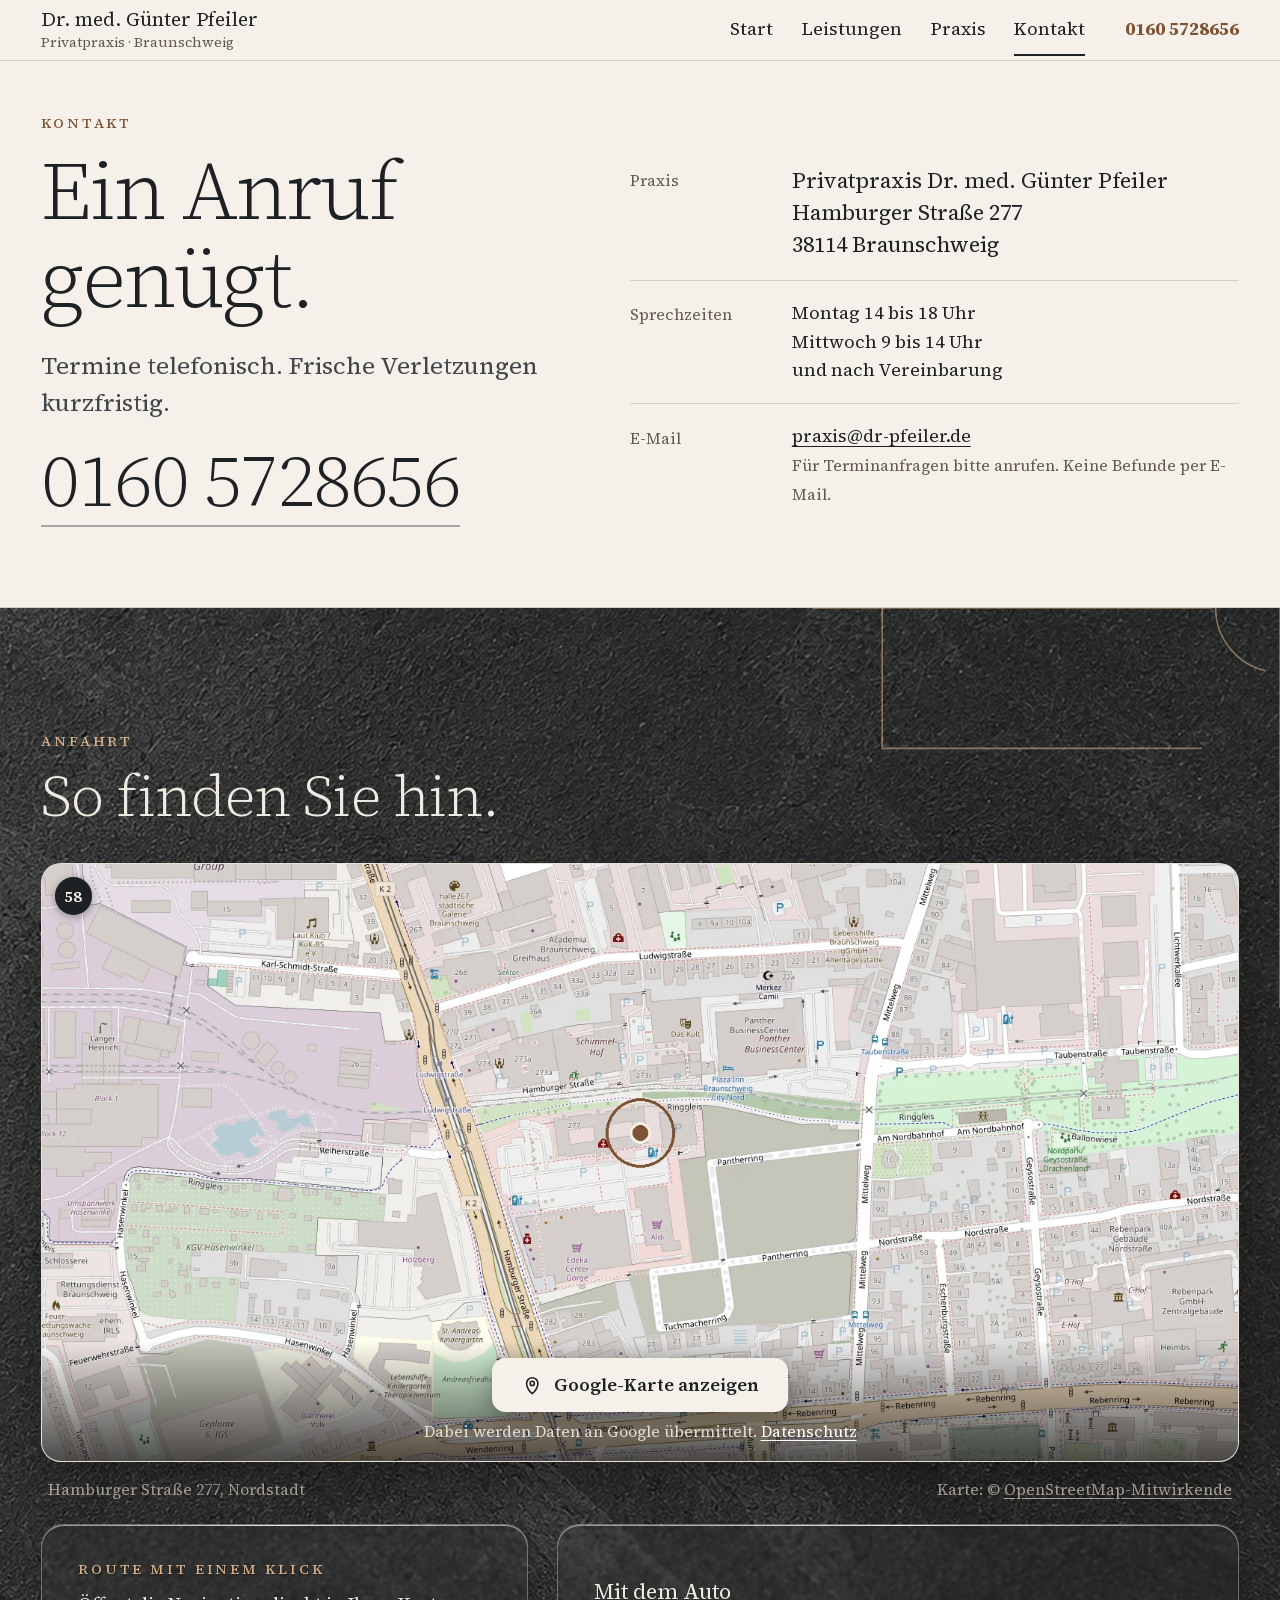
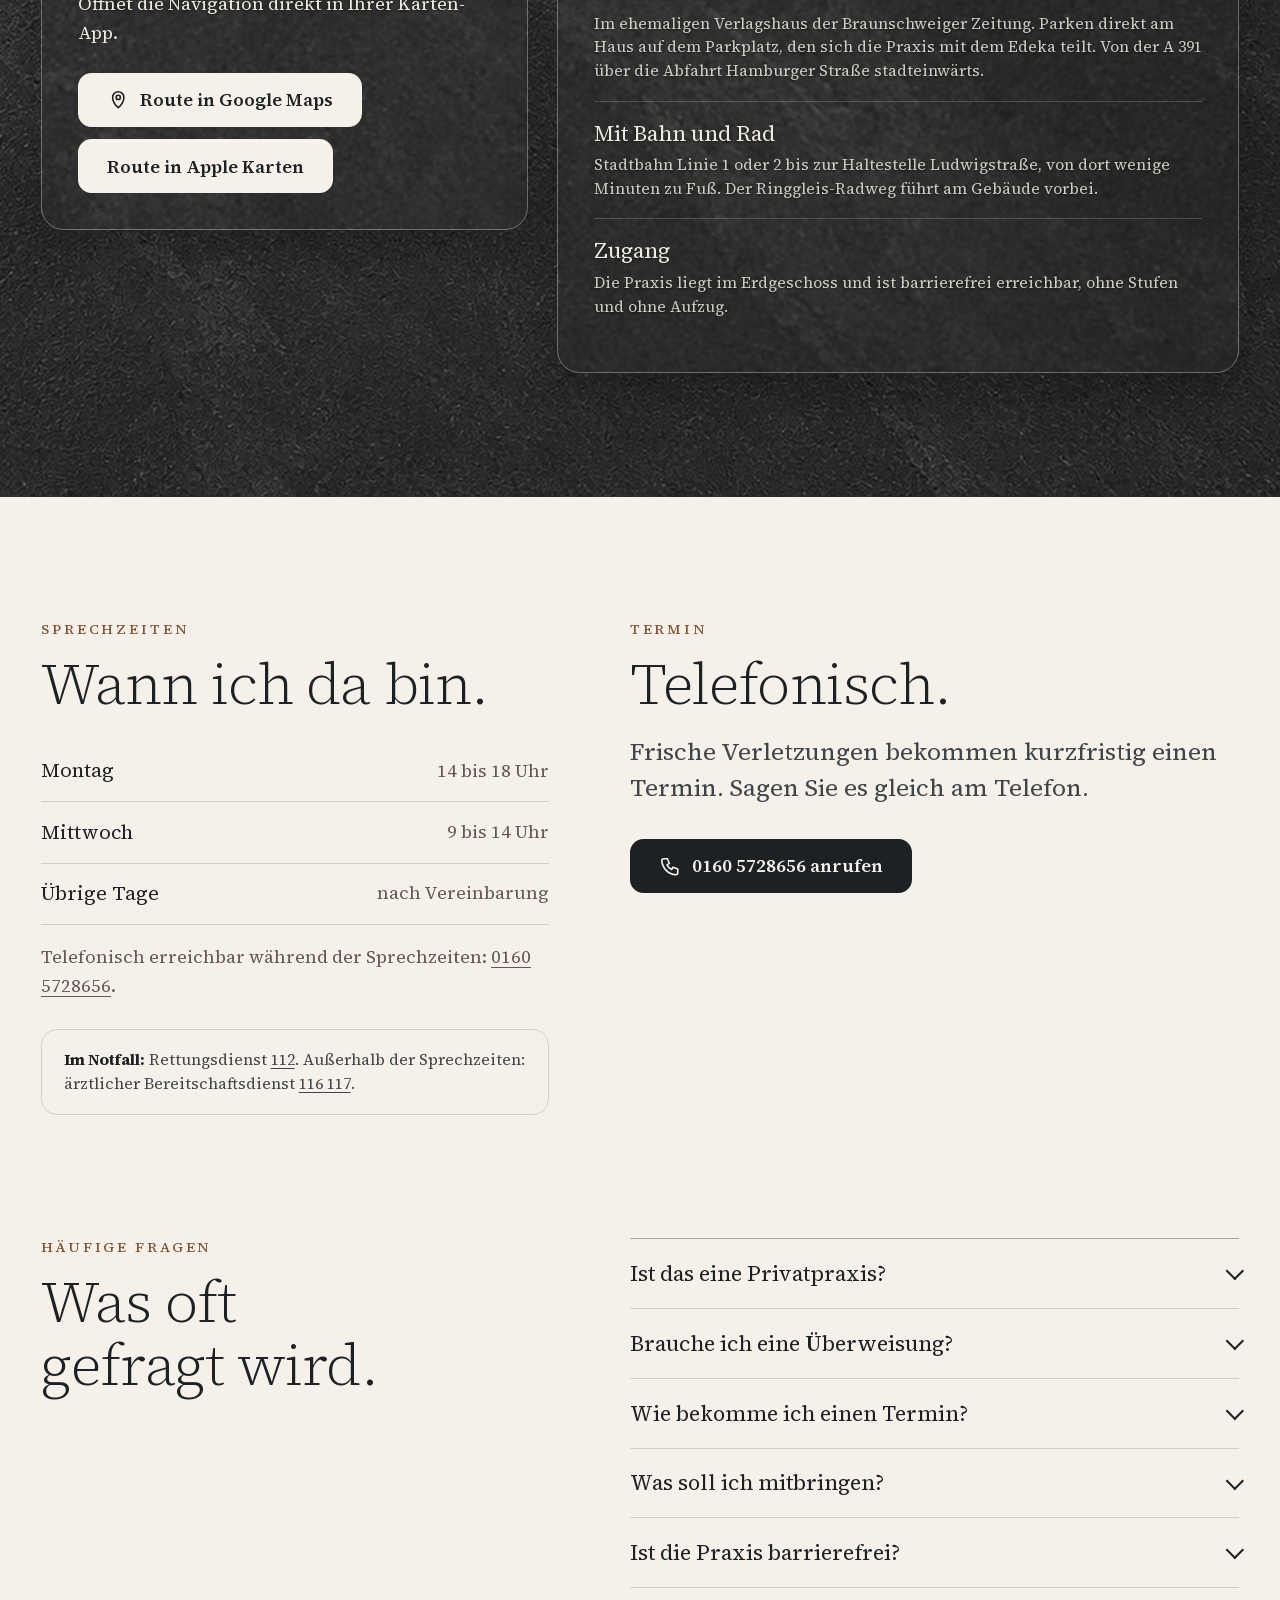
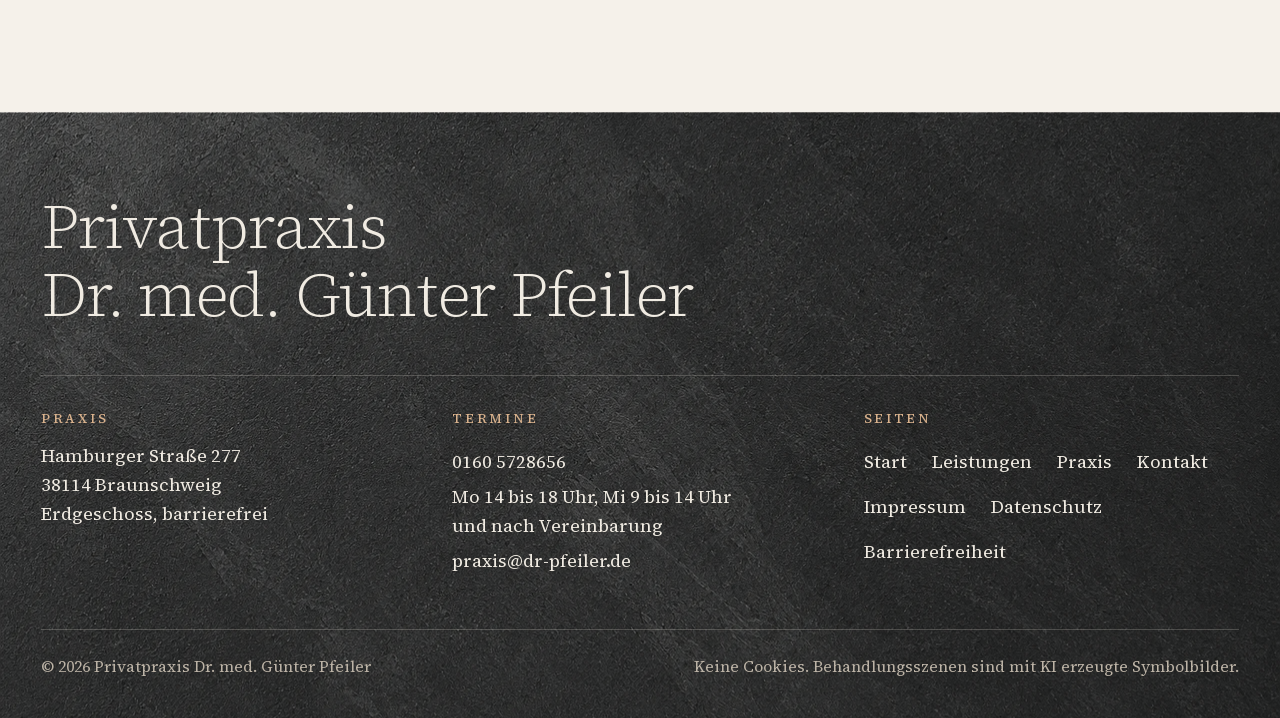
<file: kontakt.html>
<!DOCTYPE html>
<html lang="de">
<head>
<meta charset="utf-8">
<meta name="viewport" content="width=device-width, initial-scale=1, viewport-fit=cover">
<title>Kontakt und Anfahrt — Dr. med. Günter Pfeiler, Braunschweig</title>
<meta name="description" content="Termine telefonisch unter 0160 5728656. Hamburger Straße 277, 38114 Braunschweig, Erdgeschoss, barrierefrei.">
<meta name="robots" content="noindex, nofollow"><!-- ENTWURF: vor dem Livegang entfernen -->
<meta name="theme-color" content="#f5f1ea">
<link rel="preload" href="assets/fonts/source-serif-4.woff2" as="font" type="font/woff2" crossorigin>
<link rel="stylesheet" href="assets/css/edel.css?v=34">
<script>document.documentElement.className+=" js";try{if(localStorage.getItem("pfeiler-gross")==="1")document.documentElement.classList.add("gross")}catch(e){}</script>
<link rel="icon" href="data:image/svg+xml,%3Csvg xmlns='http://www.w3.org/2000/svg' viewBox='0 0 32 32'%3E%3Crect width='32' height='32' rx='6' fill='%231d2124'/%3E%3Ctext x='16' y='22' font-family='Georgia,serif' font-size='17' fill='%23f5f1ea' text-anchor='middle'%3EP%3C/text%3E%3C/svg%3E">
</head>
<body>
<a class="skip" href="#inhalt">Zum Inhalt springen</a>

<header class="kopf">
  <div class="wrap">
    <a class="marke" href="index.html"><span class="marke-text"><span class="titel-kurz">Dr. med. </span>Günter Pfeiler<small>Privatpraxis · Braunschweig</small></span></a>
    <nav class="nav" aria-label="Hauptmenü">
<a href="index.html">Start</a>
<a href="leistungen.html">Leistungen</a>
<a href="praxis.html">Praxis</a>
<a href="kontakt.html" aria-current="page">Kontakt</a>
<a class="nav-tel" href="tel:+491605728656">0160 5728656</a>
    </nav>
    <a class="kopf-tel" href="tel:+491605728656" aria-label="Anrufen: 0160 5728656"><svg viewBox="0 0 24 24" fill="none" stroke="currentColor" stroke-width="1.7" stroke-linecap="round" stroke-linejoin="round" aria-hidden="true"><path d="M5 4h4l2 5-2.5 1.5a11 11 0 0 0 5 5L15 13l5 2v4a2 2 0 0 1-2 2A16 16 0 0 1 3 6a2 2 0 0 1 2-2Z"/></svg></a>
    <button class="menue" type="button" aria-expanded="false" aria-controls="menue">Menü <i aria-hidden="true"></i></button>
  </div>
</header>
<nav class="menue-flaeche" id="menue" aria-label="Menü">
<a href="index.html">Start</a>
<a href="leistungen.html">Leistungen</a>
<a href="praxis.html">Praxis</a>
<a href="kontakt.html" aria-current="page">Kontakt</a>
<a class="menue-tel" href="tel:+491605728656"><svg viewBox="0 0 24 24" fill="none" stroke="currentColor" stroke-width="1.7" stroke-linecap="round" stroke-linejoin="round" aria-hidden="true"><path d="M5 4h4l2 5-2.5 1.5a11 11 0 0 0 5 5L15 13l5 2v4a2 2 0 0 1-2 2A16 16 0 0 1 3 6a2 2 0 0 1 2-2Z"/></svg> Termin: 0160 5728656</a>
  <div class="menue-fuss">
    <button class="schrift" type="button" aria-pressed="false"><span class="a1" aria-hidden="true">A</span><span class="a2" aria-hidden="true">A</span> Große Schrift</button>
<a href="impressum.html">Impressum</a>
<a href="datenschutz.html">Datenschutz</a>
<a href="barrierefreiheit.html">Barrierefreiheit</a>
  </div>
</nav>

<main id="inhalt" tabindex="-1">

  <section class="seitenkopf">
    <div class="wrap kontaktblock">
      <div>
        <p class="kicker zeig">Kontakt</p>
        <h1 class="zeig" style="--dl:60ms">Ein Anruf genügt.</h1>
        <p class="lead zeig" style="--dl:120ms">Termine telefonisch. Frische Verletzungen kurzfristig.</p>
        <a class="tel zeig" style="--dl:160ms" href="tel:+491605728656">0160 5728656</a>
      </div>
      <dl class="angaben zeig" style="--dl:160ms;align-self:end">
        <div><dt>Praxis</dt><dd><address class="adresse">Privatpraxis Dr. med. Günter Pfeiler<br>Hamburger Straße 277<br>38114 Braunschweig</address></dd></div>
        <div><dt>Sprechzeiten</dt><dd>Montag 14 bis 18 Uhr<br>Mittwoch 9 bis 14 Uhr<br>und nach Vereinbarung</dd></div>
        <div><dt>E-Mail</dt><dd><a href="mailto:praxis@dr-pfeiler.de">praxis@dr-pfeiler.de</a><br><span class="gedaempft" style="font-size:var(--t-klein)">Für Terminanfragen bitte anrufen. Keine Befunde per E-Mail.</span></dd></div>
      </dl>
    </div>
  </section>

  <section class="nacht abschnitt" id="anfahrt" aria-labelledby="anfahrt-t">
    <svg class="feld feld--ecke" viewBox="0 0 400 400" aria-hidden="true" focusable="false"><path pathLength="1" d="M0 0H400"/><path pathLength="1" d="M400 0V400"/><path pathLength="1" d="M345 0A55 55 0 0 0 400 55"/><path pathLength="1" d="M60 0V120H400"/></svg>
    <div class="wrap">
      <p class="kicker zeig">Anfahrt</p>
      <h2 id="anfahrt-t" class="zeig">So finden Sie hin.</h2>
      <figure class="karte zeig">
          <div class="bild" id="karte-bild">
            <img src="assets/img/lageplan.webp" width="1600" height="1200" loading="lazy" decoding="async" alt="Stadtplan Braunschweig-Nordstadt: die Praxis liegt an der Hamburger Straße 277 am Ringgleis, nahe Haltestelle Ludwigstraße">
            <span class="bild-nr" aria-hidden="true">58</span>
            <div class="karte-laden">
              <button class="knopf" type="button" id="karte-laden" data-src="https://www.google.com/maps/embed?origin=mfe&amp;pb=!1m3!2m1!1s52.27784,10.52268!6i17!3m1!1sde!5m1!1sde"><svg viewBox="0 0 24 24" fill="none" stroke="currentColor" stroke-width="1.7" stroke-linecap="round" stroke-linejoin="round" aria-hidden="true"><path d="M12 21s-6-5.3-6-11a6 6 0 0 1 12 0c0 5.7-6 11-6 11Z"/><circle cx="12" cy="10" r="2.2"/></svg> Google-Karte anzeigen</button>
              <p>Dabei werden Daten an Google übermittelt. <a href="datenschutz.html#google-maps">Datenschutz</a></p>
            </div>
          </div>
          <figcaption><span>Hamburger Straße 277, Nordstadt</span><span>Karte: © <a href="https://www.openstreetmap.org/copyright" target="_blank" rel="noopener noreferrer">OpenStreetMap-Mitwirkende</a></span></figcaption>
          <p class="sr-only" aria-live="polite" id="karte-status"></p>
        </figure>
      <div class="anfahrt">
        <div class="glas zeig" style="--dl:120ms">
          <p class="kicker">Route mit einem Klick</p><p style="margin-top:.6rem">Öffnet die Navigation direkt in Ihrer Karten-App.</p><div class="wege-knoepfe"><a class="knopf" href="https://www.google.com/maps/dir/?api=1&amp;destination=52.27784%2C10.52268&amp;travelmode=driving" target="_blank" rel="noopener noreferrer"><svg viewBox="0 0 24 24" fill="none" stroke="currentColor" stroke-width="1.7" stroke-linecap="round" stroke-linejoin="round" aria-hidden="true"><path d="M12 21s-6-5.3-6-11a6 6 0 0 1 12 0c0 5.7-6 11-6 11Z"/><circle cx="12" cy="10" r="2.2"/></svg> Route in Google Maps</a><a class="knopf knopf--glas" href="https://maps.apple.com/?daddr=Hamburger+Stra%C3%9Fe+277%2C+38114+Braunschweig&amp;dirflg=d" target="_blank" rel="noopener noreferrer" hidden data-apple>Route in Apple Karten</a></div>
        </div>
        <div class="glas zeig" style="--dl:180ms">
          <dl class="punkte">
            <div><dt>Mit dem Auto</dt><dd>Im ehemaligen Verlagshaus der Braunschweiger Zeitung. Parken direkt am Haus auf dem Parkplatz, den sich die Praxis mit dem Edeka teilt. Von der A 391 über die Abfahrt Hamburger Straße stadteinwärts.</dd></div>
            <div><dt>Mit Bahn und Rad</dt><dd>Stadtbahn Linie 1 oder 2 bis zur Haltestelle Ludwigstraße, von dort wenige Minuten zu Fuß. Der Ringgleis-Radweg führt am Gebäude vorbei.</dd></div>
            <div><dt>Zugang</dt><dd>Die Praxis liegt im Erdgeschoss und ist barrierefrei erreichbar, ohne Stufen und ohne Aufzug.</dd></div>
          </dl>
          <details class="todo"><summary>Intern</summary><p>Haltestelle (Ludwigstraße, Linie 1 und 2), Erdgeschoss und Barrierefreiheit von David am 26.09. bestätigt. Karte: fest eingebettetes OSM-Bild; Google-Karte nur nach Klick (Zwei-Klick). Google-Unternehmensprofil zeigt noch Steinweg 20, muss von Dr. Pfeiler auf Hamburger Straße 277 umgezogen werden. Foto vom Praxiseingang fehlt.</p></details>
        </div>
      </div>
    </div>
  </section>

  <section class="abschnitt" aria-labelledby="zeiten-t">
    <div class="wrap kontaktblock">
      <div class="zeig">
        <p class="kicker">Sprechzeiten</p>
        <h2 id="zeiten-t">Wann ich da bin.</h2>
        <table class="zeiten">
          <tbody>
            <tr><th scope="row">Montag</th><td>14 bis 18 Uhr</td></tr>
            <tr><th scope="row">Mittwoch</th><td>9 bis 14 Uhr</td></tr>
            <tr><th scope="row">Übrige Tage</th><td>nach Vereinbarung</td></tr>
          </tbody>
        </table>
        <p class="gedaempft" style="margin-top:1rem">Telefonisch erreichbar während der Sprechzeiten: <a href="tel:+491605728656">0160 5728656</a>.</p>
        <p class="notfall"><b>Im Notfall:</b> Rettungsdienst <a href="tel:112">112</a>. Außerhalb der Sprechzeiten: ärztlicher Bereitschaftsdienst <a href="tel:116117">116 117</a>.</p>
        <details class="todo"><summary>Intern</summary><p>Anschrift und E-Mail sind per Visitenkarte bestätigt.</p></details>
      </div>
      <div class="zeig" style="--dl:120ms">
        <p class="kicker">Termin</p>
        <h2>Telefonisch.</h2>
        <p class="lead" style="margin-top:1rem">Frische Verletzungen bekommen kurzfristig einen Termin. Sagen Sie es gleich am Telefon.</p>
        <div class="aktionen"><a class="knopf" href="tel:+491605728656"><svg viewBox="0 0 24 24" fill="none" stroke="currentColor" stroke-width="1.7" stroke-linecap="round" stroke-linejoin="round" aria-hidden="true"><path d="M5 4h4l2 5-2.5 1.5a11 11 0 0 0 5 5L15 13l5 2v4a2 2 0 0 1-2 2A16 16 0 0 1 3 6a2 2 0 0 1 2-2Z"/></svg> 0160 5728656 anrufen</a></div>
      </div>
    </div>
  </section>

  <section class="abschnitt" style="padding-top:0" aria-labelledby="fragen-t" data-ruf-ende>
    <div class="wrap kontaktblock">
      <div class="zeig"><p class="kicker">Häufige Fragen</p><h2 id="fragen-t">Was oft gefragt wird.</h2></div>
      <div class="fragen zeig" style="--dl:120ms">
        <details><summary>Ist das eine Privatpraxis?</summary><p>Ja. Ich rechne nach der Gebührenordnung für Ärzte ab. Privatversicherte reichen die Rechnung bei ihrer Versicherung ein, gesetzlich Versicherte zahlen selbst. Fragen Sie vorher bei Ihrer Kasse nach, was sie übernimmt.</p></details>
        <details><summary>Brauche ich eine Überweisung?</summary><p>Nein. Sie können direkt anrufen und einen Termin vereinbaren.</p></details>
        <details><summary>Wie bekomme ich einen Termin?</summary><p>Rufen Sie an. Wenn es eine frische Verletzung ist, sagen Sie das gleich, dann finde ich kurzfristig einen Termin.</p></details>
        <details><summary>Was soll ich mitbringen?</summary><p>Alte Befunde und Bilder, Ihre Medikamente, bei Reisen den Impfpass. Für Belastungstests Sportzeug.</p></details>
        <details><summary>Ist die Praxis barrierefrei?</summary><p>Ja. Die Praxis liegt im Erdgeschoss, ohne Stufen. Geparkt wird direkt am Haus.</p></details>
      </div>
    </div>
  </section>
</main>

<footer class="fuss" data-ruf-ende>
  <div class="wrap">
    <p class="gross">Privatpraxis<br>Dr. med. Günter Pfeiler</p>
    <div class="fuss-raster">
      <div><small>Praxis</small><address>Hamburger Straße 277<br>38114 Braunschweig<br>Erdgeschoss, barrierefrei</address></div>
      <div><small>Termine</small><a href="tel:+491605728656">0160 5728656</a><br>Mo 14 bis 18 Uhr, Mi 9 bis 14 Uhr<br>und nach Vereinbarung<br><a href="mailto:praxis@dr-pfeiler.de">praxis@dr-pfeiler.de</a></div>
      <div><small>Seiten</small><nav aria-label="Fußzeile">
<a href="index.html">Start</a>
<a href="leistungen.html">Leistungen</a>
<a href="praxis.html">Praxis</a>
<a href="kontakt.html" aria-current="page">Kontakt</a>
<a href="impressum.html">Impressum</a>
<a href="datenschutz.html">Datenschutz</a>
<a href="barrierefreiheit.html">Barrierefreiheit</a>
      </nav></div>
    </div>
    <div class="zeile">
      <span>© 2026 Privatpraxis Dr. med. Günter Pfeiler</span>
      <span>Keine Cookies. Behandlungsszenen sind mit KI erzeugte Symbolbilder.</span>
    </div>
  </div>
</footer>

<nav class="ruf" aria-label="Schnellkontakt">
  <a class="primaer" href="tel:+491605728656"><svg viewBox="0 0 24 24" fill="none" stroke="currentColor" stroke-width="1.7" stroke-linecap="round" stroke-linejoin="round" aria-hidden="true"><path d="M5 4h4l2 5-2.5 1.5a11 11 0 0 0 5 5L15 13l5 2v4a2 2 0 0 1-2 2A16 16 0 0 1 3 6a2 2 0 0 1 2-2Z"/></svg> Anrufen</a>
  <a href="https://www.google.com/maps/dir/?api=1&amp;destination=52.27784%2C10.52268&amp;travelmode=driving" target="_blank" rel="noopener noreferrer"><svg viewBox="0 0 24 24" fill="none" stroke="currentColor" stroke-width="1.7" stroke-linecap="round" stroke-linejoin="round" aria-hidden="true"><path d="M12 21s-6-5.3-6-11a6 6 0 0 1 12 0c0 5.7-6 11-6 11Z"/><circle cx="12" cy="10" r="2.2"/></svg> Route <span class="sr-only">(öffnet Google Maps)</span></a>
</nav>

<script src="assets/js/edel.js?v=31" defer></script>
</body>
</html>
</file>
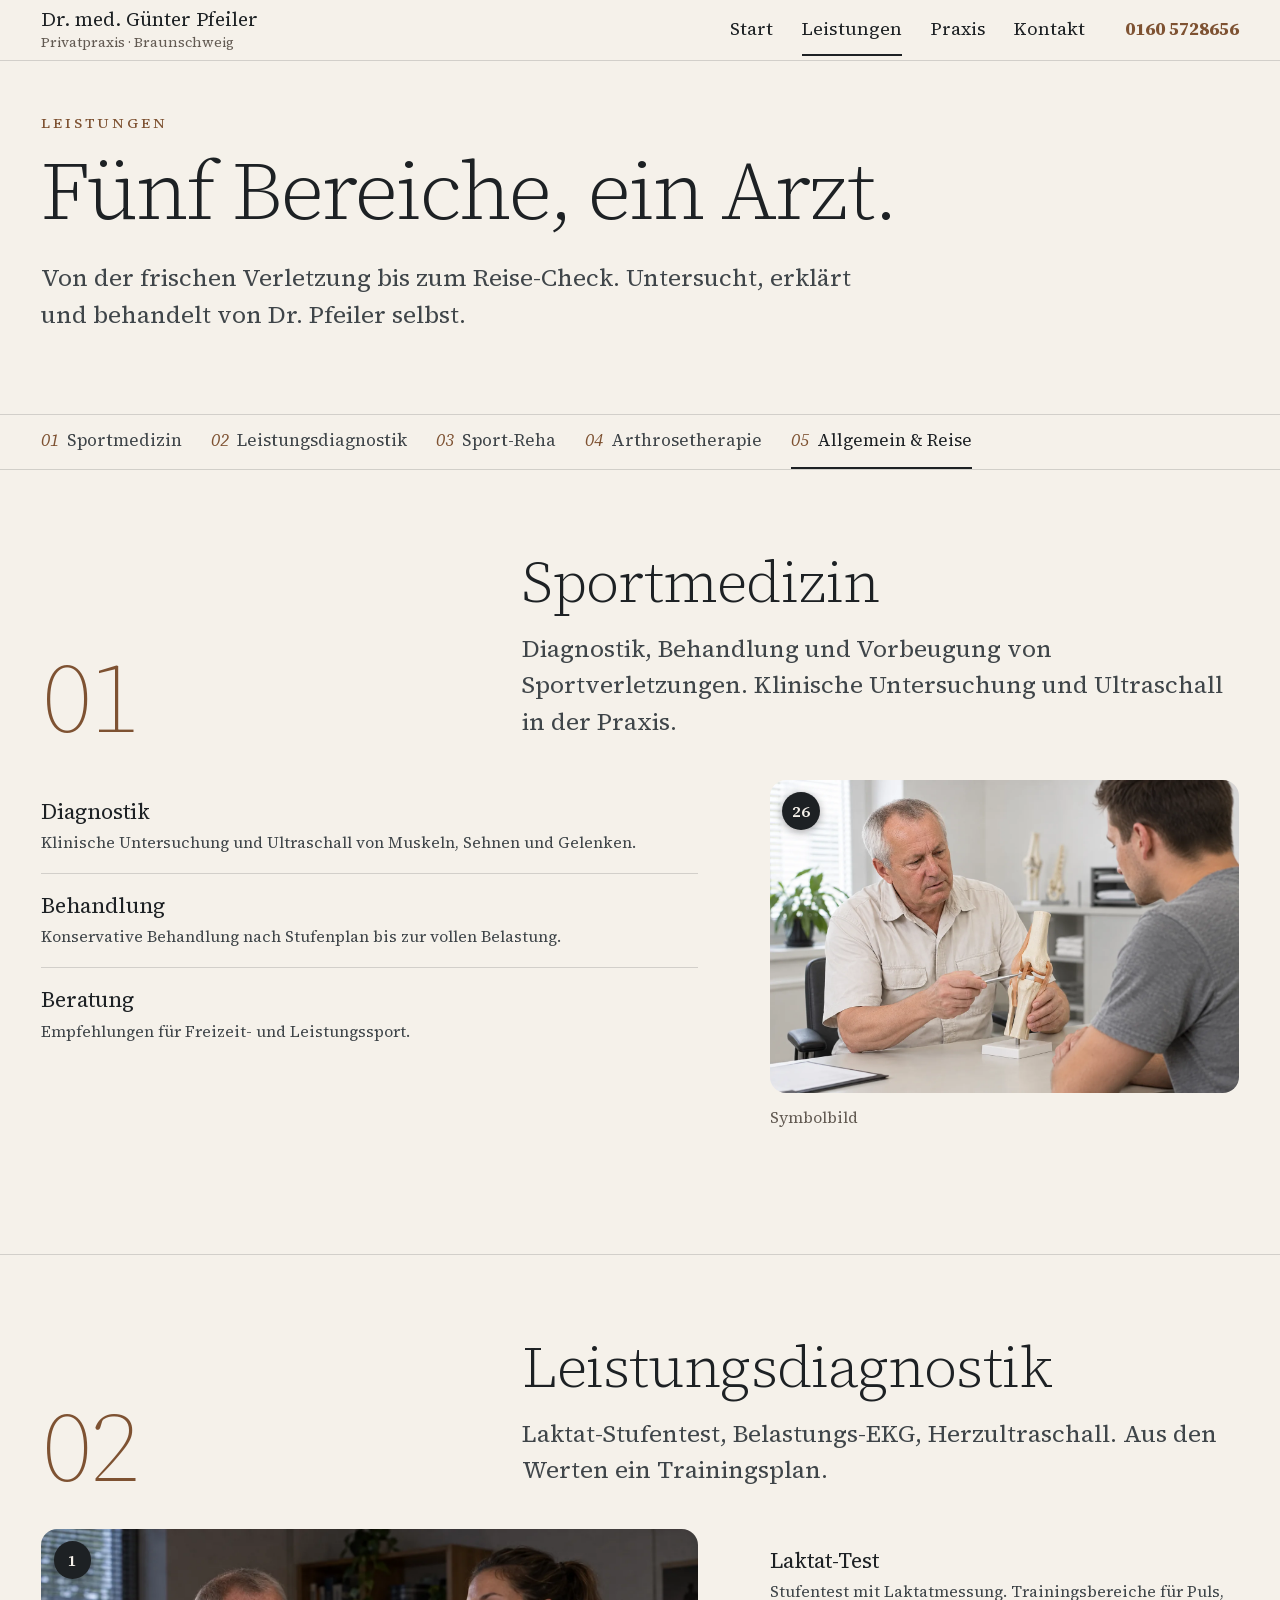
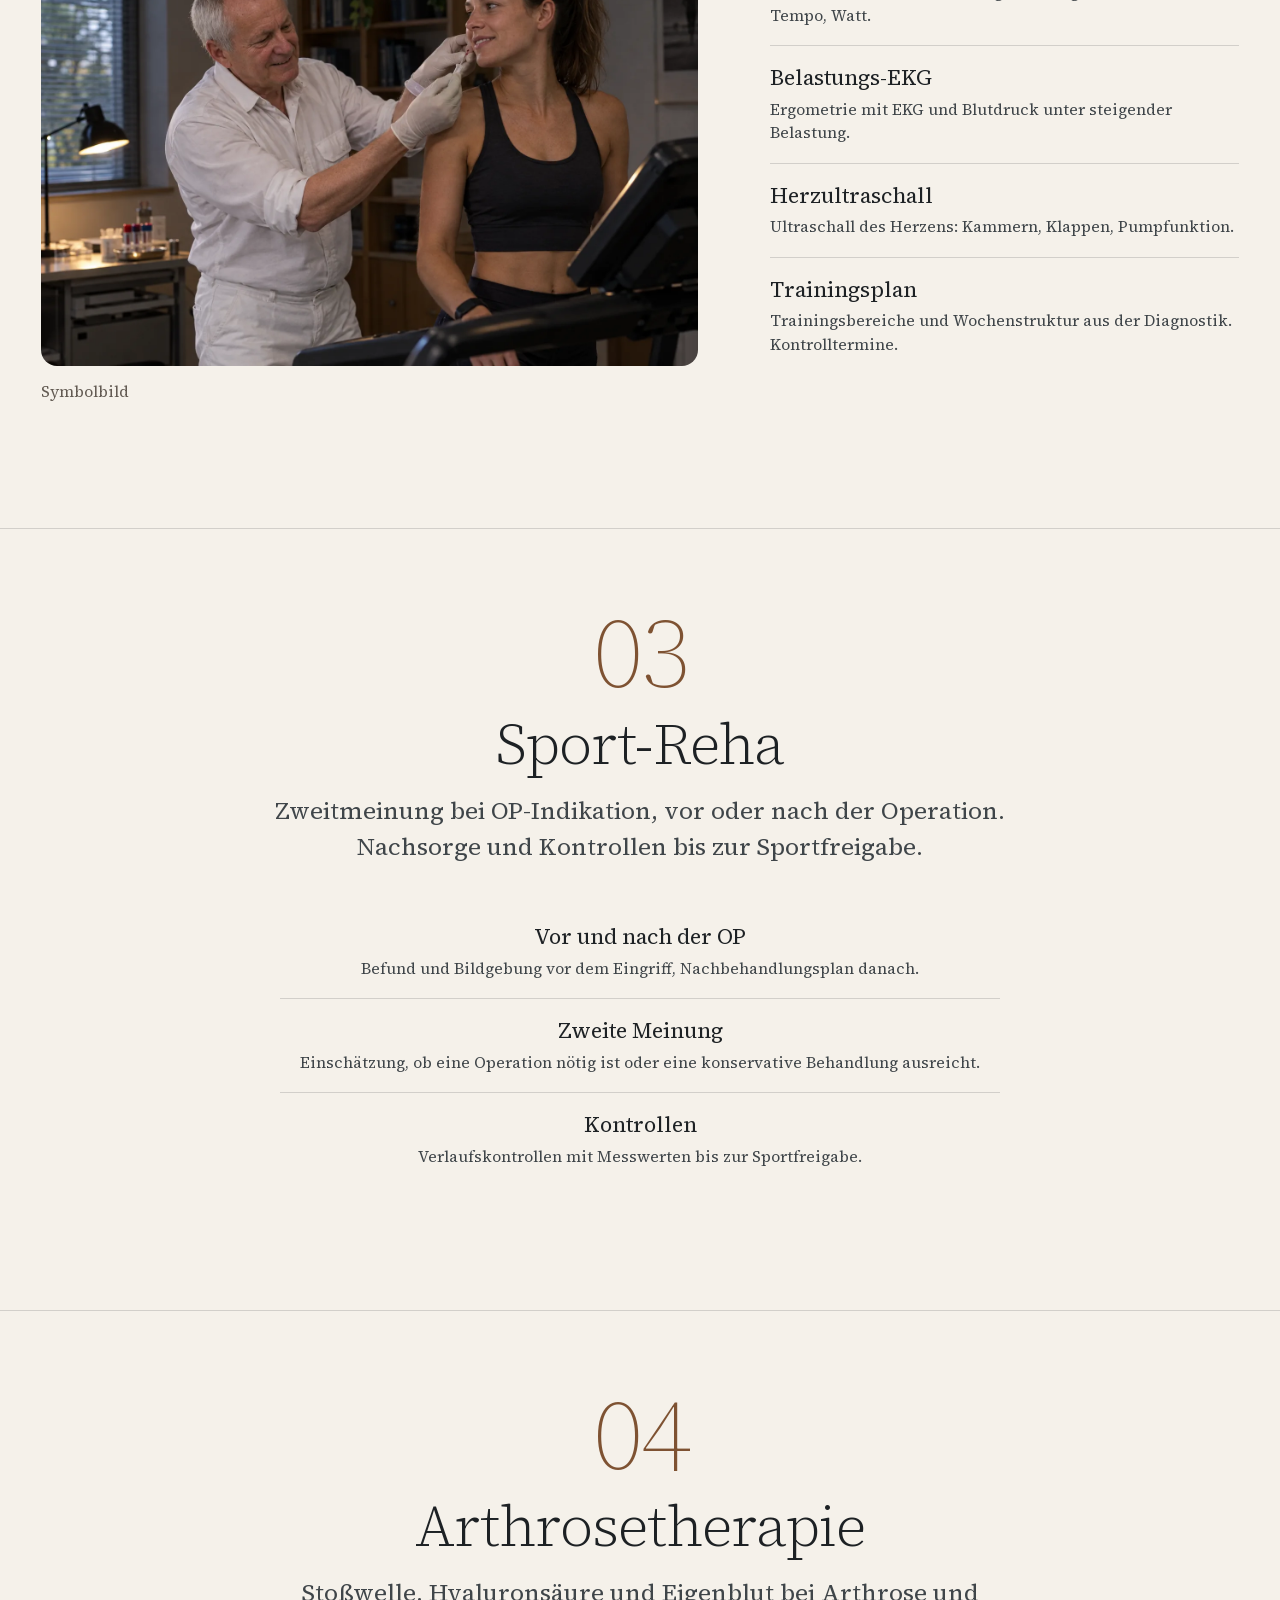
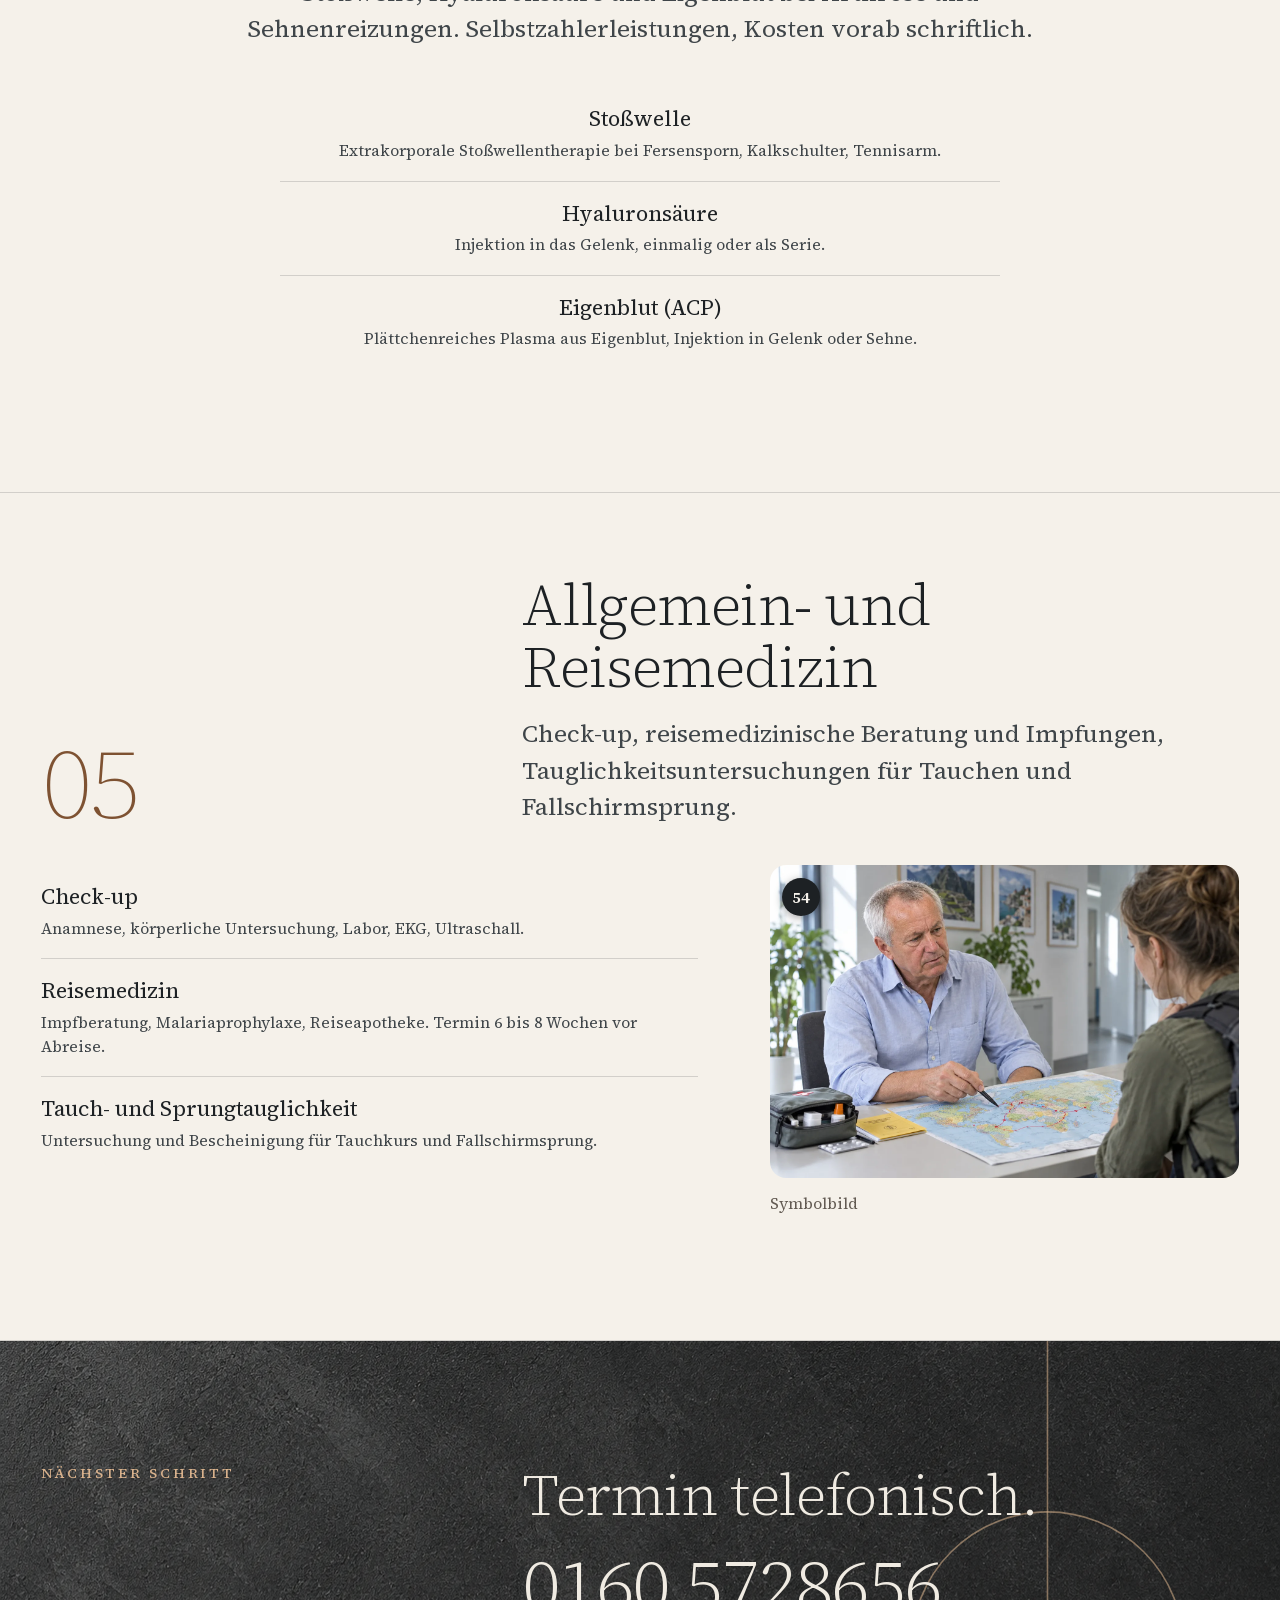
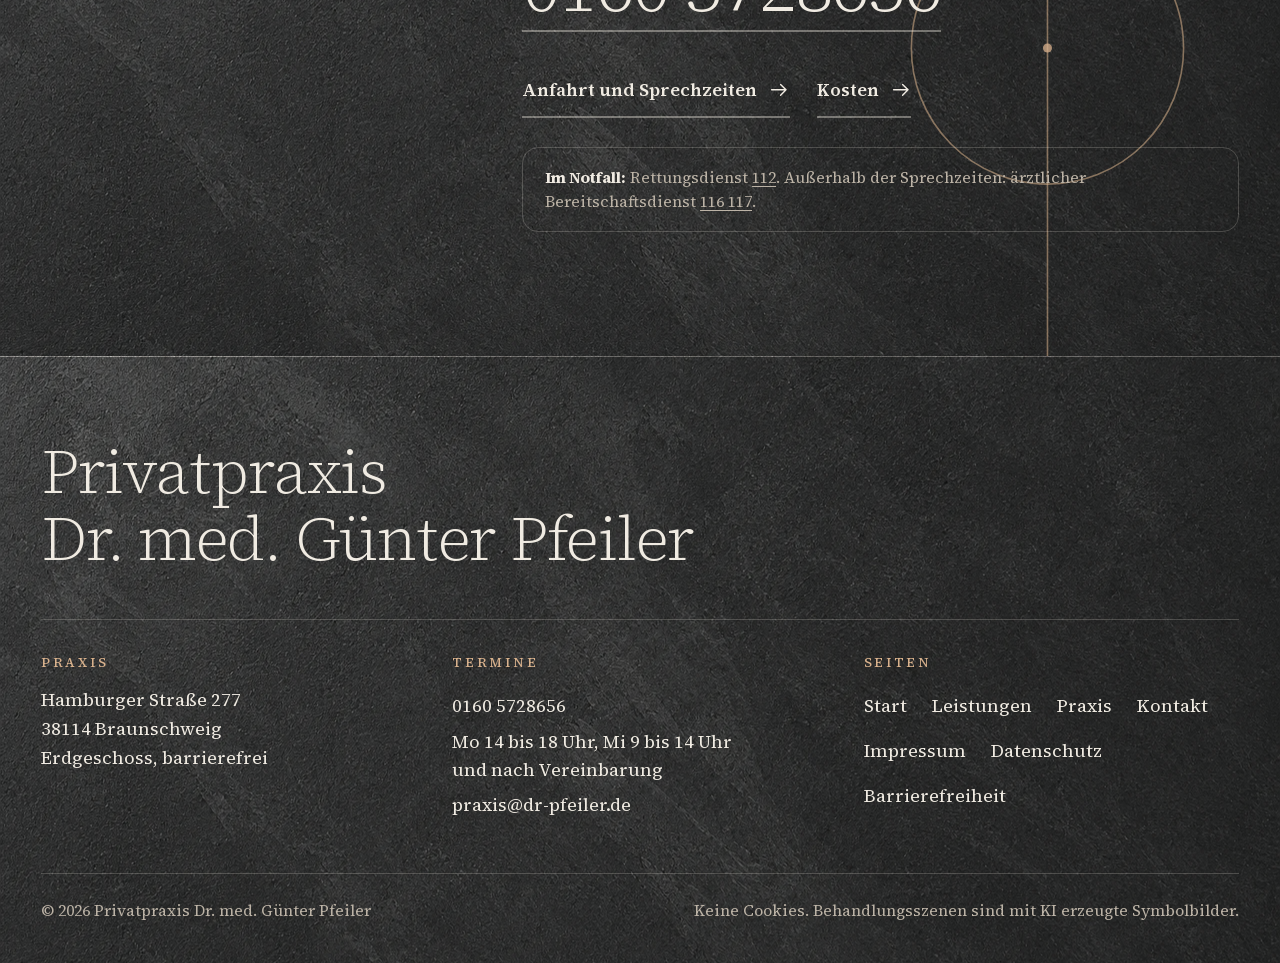
<file: leistungen.html>
<!DOCTYPE html>
<html lang="de">
<head>
<meta charset="utf-8">
<meta name="viewport" content="width=device-width, initial-scale=1, viewport-fit=cover">
<title>Leistungen — Dr. med. Günter Pfeiler, Braunschweig</title>
<meta name="description" content="Sportmedizin, Leistungsdiagnostik, Sport-Reha, Arthrosetherapie, Allgemein- und Reisemedizin.">
<meta name="robots" content="noindex, nofollow"><!-- ENTWURF: vor dem Livegang entfernen -->
<meta name="theme-color" content="#f5f1ea">
<link rel="preload" href="assets/fonts/source-serif-4.woff2" as="font" type="font/woff2" crossorigin>
<link rel="stylesheet" href="assets/css/edel.css?v=34">
<script>document.documentElement.className+=" js";try{if(localStorage.getItem("pfeiler-gross")==="1")document.documentElement.classList.add("gross")}catch(e){}</script>
<link rel="icon" href="data:image/svg+xml,%3Csvg xmlns='http://www.w3.org/2000/svg' viewBox='0 0 32 32'%3E%3Crect width='32' height='32' rx='6' fill='%231d2124'/%3E%3Ctext x='16' y='22' font-family='Georgia,serif' font-size='17' fill='%23f5f1ea' text-anchor='middle'%3EP%3C/text%3E%3C/svg%3E">
</head>
<body>
<a class="skip" href="#inhalt">Zum Inhalt springen</a>

<header class="kopf">
  <div class="wrap">
    <a class="marke" href="index.html"><span class="marke-text"><span class="titel-kurz">Dr. med. </span>Günter Pfeiler<small>Privatpraxis · Braunschweig</small></span></a>
    <nav class="nav" aria-label="Hauptmenü">
<a href="index.html">Start</a>
<a href="leistungen.html" aria-current="page">Leistungen</a>
<a href="praxis.html">Praxis</a>
<a href="kontakt.html">Kontakt</a>
<a class="nav-tel" href="tel:+491605728656">0160 5728656</a>
    </nav>
    <a class="kopf-tel" href="tel:+491605728656" aria-label="Anrufen: 0160 5728656"><svg viewBox="0 0 24 24" fill="none" stroke="currentColor" stroke-width="1.7" stroke-linecap="round" stroke-linejoin="round" aria-hidden="true"><path d="M5 4h4l2 5-2.5 1.5a11 11 0 0 0 5 5L15 13l5 2v4a2 2 0 0 1-2 2A16 16 0 0 1 3 6a2 2 0 0 1 2-2Z"/></svg></a>
    <button class="menue" type="button" aria-expanded="false" aria-controls="menue">Menü <i aria-hidden="true"></i></button>
  </div>
</header>
<nav class="menue-flaeche" id="menue" aria-label="Menü">
<a href="index.html">Start</a>
<a href="leistungen.html" aria-current="page">Leistungen</a>
<a href="praxis.html">Praxis</a>
<a href="kontakt.html">Kontakt</a>
<a class="menue-tel" href="tel:+491605728656"><svg viewBox="0 0 24 24" fill="none" stroke="currentColor" stroke-width="1.7" stroke-linecap="round" stroke-linejoin="round" aria-hidden="true"><path d="M5 4h4l2 5-2.5 1.5a11 11 0 0 0 5 5L15 13l5 2v4a2 2 0 0 1-2 2A16 16 0 0 1 3 6a2 2 0 0 1 2-2Z"/></svg> Termin: 0160 5728656</a>
  <div class="menue-fuss">
    <button class="schrift" type="button" aria-pressed="false"><span class="a1" aria-hidden="true">A</span><span class="a2" aria-hidden="true">A</span> Große Schrift</button>
<a href="impressum.html">Impressum</a>
<a href="datenschutz.html">Datenschutz</a>
<a href="barrierefreiheit.html">Barrierefreiheit</a>
  </div>
</nav>

<main id="inhalt" tabindex="-1">

  <section class="seitenkopf">
    <div class="wrap">
      <p class="kicker zeig">Leistungen</p>
      <h1 class="zeig" style="--dl:60ms">Fünf Bereiche, ein Arzt.</h1>
      <p class="lead zeig" style="--dl:120ms">Von der frischen Verletzung bis zum Reise-Check. Untersucht, erklärt und behandelt von Dr. Pfeiler selbst.</p>
    </div>
  </section>
  <nav class="sprung" aria-label="Bereiche"><div class="wrap"><a href="#sportmedizin"><i>01</i>Sportmedizin</a><a href="#leistungsdiagnostik"><i>02</i>Leistungsdiagnostik</a><a href="#sport-reha"><i>03</i>Sport-Reha</a><a href="#arthrosetherapie"><i>04</i>Arthrosetherapie</a><a href="#allgemeinmedizin"><i>05</i>Allgemein &amp; Reise</a></div></nav>

  <section class="bereich" id="sportmedizin" aria-labelledby="sportmedizin-t">
    <div class="wrap">
      <div class="bereich-kopf zeig"><span class="nr" aria-hidden="true">01</span><div><h2 id="sportmedizin-t">Sportmedizin</h2><p class="lead" style="margin-top:1rem">Diagnostik, Behandlung und Vorbeugung von Sportverletzungen. Klinische Untersuchung und Ultraschall in der Praxis.</p></div></div>
      <div class="bereich-raster">
        <div class="zeig"><figure class="bild-spalte"><div class="bild bild--breit"><img src="assets/img/b-06-befundgespraech.webp" width="1536" height="1024" loading="lazy" decoding="async" alt="Dr. Pfeiler erklärt einem Patienten am Kniemodell den Befund (Symbolbild)"><span class="bild-nr" aria-hidden="true">26</span></div><figcaption class="bildunterschrift"><span class="symbol">Symbolbild</span></figcaption></figure></div>
        <div class="zeig" style="--dl:100ms"><dl class="punkte"><div><dt>Diagnostik</dt><dd>Klinische Untersuchung und Ultraschall von Muskeln, Sehnen und Gelenken.</dd></div><div><dt>Behandlung</dt><dd>Konservative Behandlung nach Stufenplan bis zur vollen Belastung.</dd></div><div><dt>Beratung</dt><dd>Empfehlungen für Freizeit- und Leistungssport.</dd></div></dl></div>
      </div>
    </div>
  </section>
  <section class="bereich" id="leistungsdiagnostik" aria-labelledby="leistungsdiagnostik-t">
    <div class="wrap">
      <div class="bereich-kopf zeig"><span class="nr" aria-hidden="true">02</span><div><h2 id="leistungsdiagnostik-t">Leistungsdiagnostik</h2><p class="lead" style="margin-top:1rem">Laktat-Stufentest, Belastungs-EKG, Herzultraschall. Aus den Werten ein Trainingsplan.</p></div></div>
      <div class="bereich-raster">
        <div class="zeig"><figure class="bild-spalte"><div class="bild bild--breit"><img src="assets/img/band-diagnostik.webp" width="1536" height="1024" loading="lazy" decoding="async" alt="Dr. Pfeiler nimmt einer Läuferin am Laufband Blut für die Laktatmessung ab (Symbolbild)"><span class="bild-nr" aria-hidden="true">1</span></div><figcaption class="bildunterschrift"><span class="symbol">Symbolbild</span></figcaption></figure></div>
        <div class="zeig" style="--dl:100ms"><dl class="punkte"><div><dt>Laktat-Test</dt><dd>Stufentest mit Laktatmessung. Trainingsbereiche für Puls, Tempo, Watt.</dd></div><div><dt>Belastungs-EKG</dt><dd>Ergometrie mit EKG und Blutdruck unter steigender Belastung.</dd></div><div><dt>Herzultraschall</dt><dd>Ultraschall des Herzens: Kammern, Klappen, Pumpfunktion.</dd></div><div><dt>Trainingsplan</dt><dd>Trainingsbereiche und Wochenstruktur aus der Diagnostik. Kontrolltermine.</dd></div></dl><details class="todo"><summary>Intern</summary><p>Noch zu klären: welche Untersuchungen in der Praxis selbst stattfinden und welche in Kooperation.</p></details></div>
      </div>
    </div>
  </section>
  <section class="bereich bereich--zentriert" id="sport-reha" aria-labelledby="sport-reha-t">
    <div class="wrap">
      <div class="bereich-kopf zeig"><span class="nr" aria-hidden="true">03</span><div><h2 id="sport-reha-t">Sport-Reha</h2><p class="lead" style="margin-top:1rem">Zweitmeinung bei OP-Indikation, vor oder nach der Operation. Nachsorge und Kontrollen bis zur Sportfreigabe.</p></div></div>
      <div class="bereich-raster">
        
        <div class="zeig" style="--dl:100ms"><dl class="punkte"><div><dt>Vor und nach der OP</dt><dd>Befund und Bildgebung vor dem Eingriff, Nachbehandlungsplan danach.</dd></div><div><dt>Zweite Meinung</dt><dd>Einschätzung, ob eine Operation nötig ist oder eine konservative Behandlung ausreicht.</dd></div><div><dt>Kontrollen</dt><dd>Verlaufskontrollen mit Messwerten bis zur Sportfreigabe.</dd></div></dl></div>
      </div>
    </div>
  </section>
  <section class="bereich bereich--zentriert" id="arthrosetherapie" aria-labelledby="arthrosetherapie-t">
    <div class="wrap">
      <div class="bereich-kopf zeig"><span class="nr" aria-hidden="true">04</span><div><h2 id="arthrosetherapie-t">Arthrosetherapie</h2><p class="lead" style="margin-top:1rem">Stoßwelle, Hyaluronsäure und Eigenblut bei Arthrose und Sehnenreizungen. Selbstzahlerleistungen, Kosten vorab schriftlich.</p></div></div>
      <div class="bereich-raster">
        
        <div class="zeig" style="--dl:100ms"><dl class="punkte"><div><dt>Stoßwelle</dt><dd>Extrakorporale Stoßwellentherapie bei Fersensporn, Kalkschulter, Tennisarm.</dd></div><div><dt>Hyaluronsäure</dt><dd>Injektion in das Gelenk, einmalig oder als Serie.</dd></div><div><dt>Eigenblut (ACP)</dt><dd>Plättchenreiches Plasma aus Eigenblut, Injektion in Gelenk oder Sehne.</dd></div></dl><details class="todo"><summary>Intern</summary><p>Selbstzahlerleistungen; Kosten werden vorher schriftlich vereinbart. Evidenzhinweise (S3-Leitlinie) gehören ins Aufklärungsgespräch, nicht auf die Seite.</p></details></div>
      </div>
    </div>
  </section>
  <section class="bereich" id="allgemeinmedizin" aria-labelledby="allgemeinmedizin-t">
    <div class="wrap">
      <div class="bereich-kopf zeig"><span class="nr" aria-hidden="true">05</span><div><h2 id="allgemeinmedizin-t">Allgemein- und Reisemedizin</h2><p class="lead" style="margin-top:1rem">Check-up, reisemedizinische Beratung und Impfungen, Tauglichkeitsuntersuchungen für Tauchen und Fallschirmsprung.</p></div></div>
      <div class="bereich-raster">
        <div class="zeig"><figure class="bild-spalte"><div class="bild bild--breit"><img src="assets/img/u-reiseplanung.webp" width="1536" height="1024" loading="lazy" decoding="async" alt="Dr. Pfeiler bespricht mit einer Reisenden die Route an einer Weltkarte (Symbolbild)"><span class="bild-nr" aria-hidden="true">54</span></div><figcaption class="bildunterschrift"><span class="symbol">Symbolbild</span></figcaption></figure></div>
        <div class="zeig" style="--dl:100ms"><dl class="punkte"><div><dt>Check-up</dt><dd>Anamnese, körperliche Untersuchung, Labor, EKG, Ultraschall.</dd></div><div><dt>Reisemedizin</dt><dd>Impfberatung, Malariaprophylaxe, Reiseapotheke. Termin 6 bis 8 Wochen vor Abreise.</dd></div><div><dt>Tauch- und Sprungtauglichkeit</dt><dd>Untersuchung und Bescheinigung für Tauchkurs und Fallschirmsprung.</dd></div></dl><details class="todo"><summary>Intern</summary><p>Abrechnungsangaben (GOÄ, Erstattung, Beihilfe) vor dem Livegang mit dem Arzt klären; die Redaktionstexte nannten teils Kassenleistungen.</p></details></div>
      </div>
    </div>
  </section>


  <section class="nacht abschnitt aufruf" aria-labelledby="aufruf-t" data-ruf-ende>
    <svg class="feld feld--mitte" viewBox="0 0 400 800" aria-hidden="true" focusable="false"><path pathLength="1" d="M200 0V800"/><circle pathLength="1" cx="200" cy="400" r="150"/><circle class="punkt" cx="200" cy="400" r="5"/></svg>
    <div class="wrap zweispalt">
      <p class="kicker zeig">Nächster Schritt</p>
      <div class="zeig" style="--dl:80ms">
        <h2 id="aufruf-t">Termin telefonisch.</h2>
        <a class="tel" href="tel:+491605728656">0160 5728656</a>
        <div class="aktionen"><a class="link" href="kontakt.html">Anfahrt und Sprechzeiten <svg viewBox="0 0 24 24" fill="none" stroke="currentColor" stroke-width="1.6" stroke-linecap="round" stroke-linejoin="round" aria-hidden="true"><path d="M4 12h16m-6-6 6 6-6 6"/></svg></a><a class="link" href="index.html#kosten">Kosten <svg viewBox="0 0 24 24" fill="none" stroke="currentColor" stroke-width="1.6" stroke-linecap="round" stroke-linejoin="round" aria-hidden="true"><path d="M4 12h16m-6-6 6 6-6 6"/></svg></a></div>
        <p class="notfall"><b>Im Notfall:</b> Rettungsdienst <a href="tel:112">112</a>. Außerhalb der Sprechzeiten: ärztlicher Bereitschaftsdienst <a href="tel:116117">116 117</a>.</p>
      </div>
    </div>
  </section>
</main>

<footer class="fuss" data-ruf-ende>
  <div class="wrap">
    <p class="gross">Privatpraxis<br>Dr. med. Günter Pfeiler</p>
    <div class="fuss-raster">
      <div><small>Praxis</small><address>Hamburger Straße 277<br>38114 Braunschweig<br>Erdgeschoss, barrierefrei</address></div>
      <div><small>Termine</small><a href="tel:+491605728656">0160 5728656</a><br>Mo 14 bis 18 Uhr, Mi 9 bis 14 Uhr<br>und nach Vereinbarung<br><a href="mailto:praxis@dr-pfeiler.de">praxis@dr-pfeiler.de</a></div>
      <div><small>Seiten</small><nav aria-label="Fußzeile">
<a href="index.html">Start</a>
<a href="leistungen.html" aria-current="page">Leistungen</a>
<a href="praxis.html">Praxis</a>
<a href="kontakt.html">Kontakt</a>
<a href="impressum.html">Impressum</a>
<a href="datenschutz.html">Datenschutz</a>
<a href="barrierefreiheit.html">Barrierefreiheit</a>
      </nav></div>
    </div>
    <div class="zeile">
      <span>© 2026 Privatpraxis Dr. med. Günter Pfeiler</span>
      <span>Keine Cookies. Behandlungsszenen sind mit KI erzeugte Symbolbilder.</span>
    </div>
  </div>
</footer>

<nav class="ruf" aria-label="Schnellkontakt">
  <a class="primaer" href="tel:+491605728656"><svg viewBox="0 0 24 24" fill="none" stroke="currentColor" stroke-width="1.7" stroke-linecap="round" stroke-linejoin="round" aria-hidden="true"><path d="M5 4h4l2 5-2.5 1.5a11 11 0 0 0 5 5L15 13l5 2v4a2 2 0 0 1-2 2A16 16 0 0 1 3 6a2 2 0 0 1 2-2Z"/></svg> Anrufen</a>
  <a href="https://www.google.com/maps/dir/?api=1&amp;destination=52.27784%2C10.52268&amp;travelmode=driving" target="_blank" rel="noopener noreferrer"><svg viewBox="0 0 24 24" fill="none" stroke="currentColor" stroke-width="1.7" stroke-linecap="round" stroke-linejoin="round" aria-hidden="true"><path d="M12 21s-6-5.3-6-11a6 6 0 0 1 12 0c0 5.7-6 11-6 11Z"/><circle cx="12" cy="10" r="2.2"/></svg> Route <span class="sr-only">(öffnet Google Maps)</span></a>
</nav>

<script src="assets/js/edel.js?v=31" defer></script>
</body>
</html>
</file>
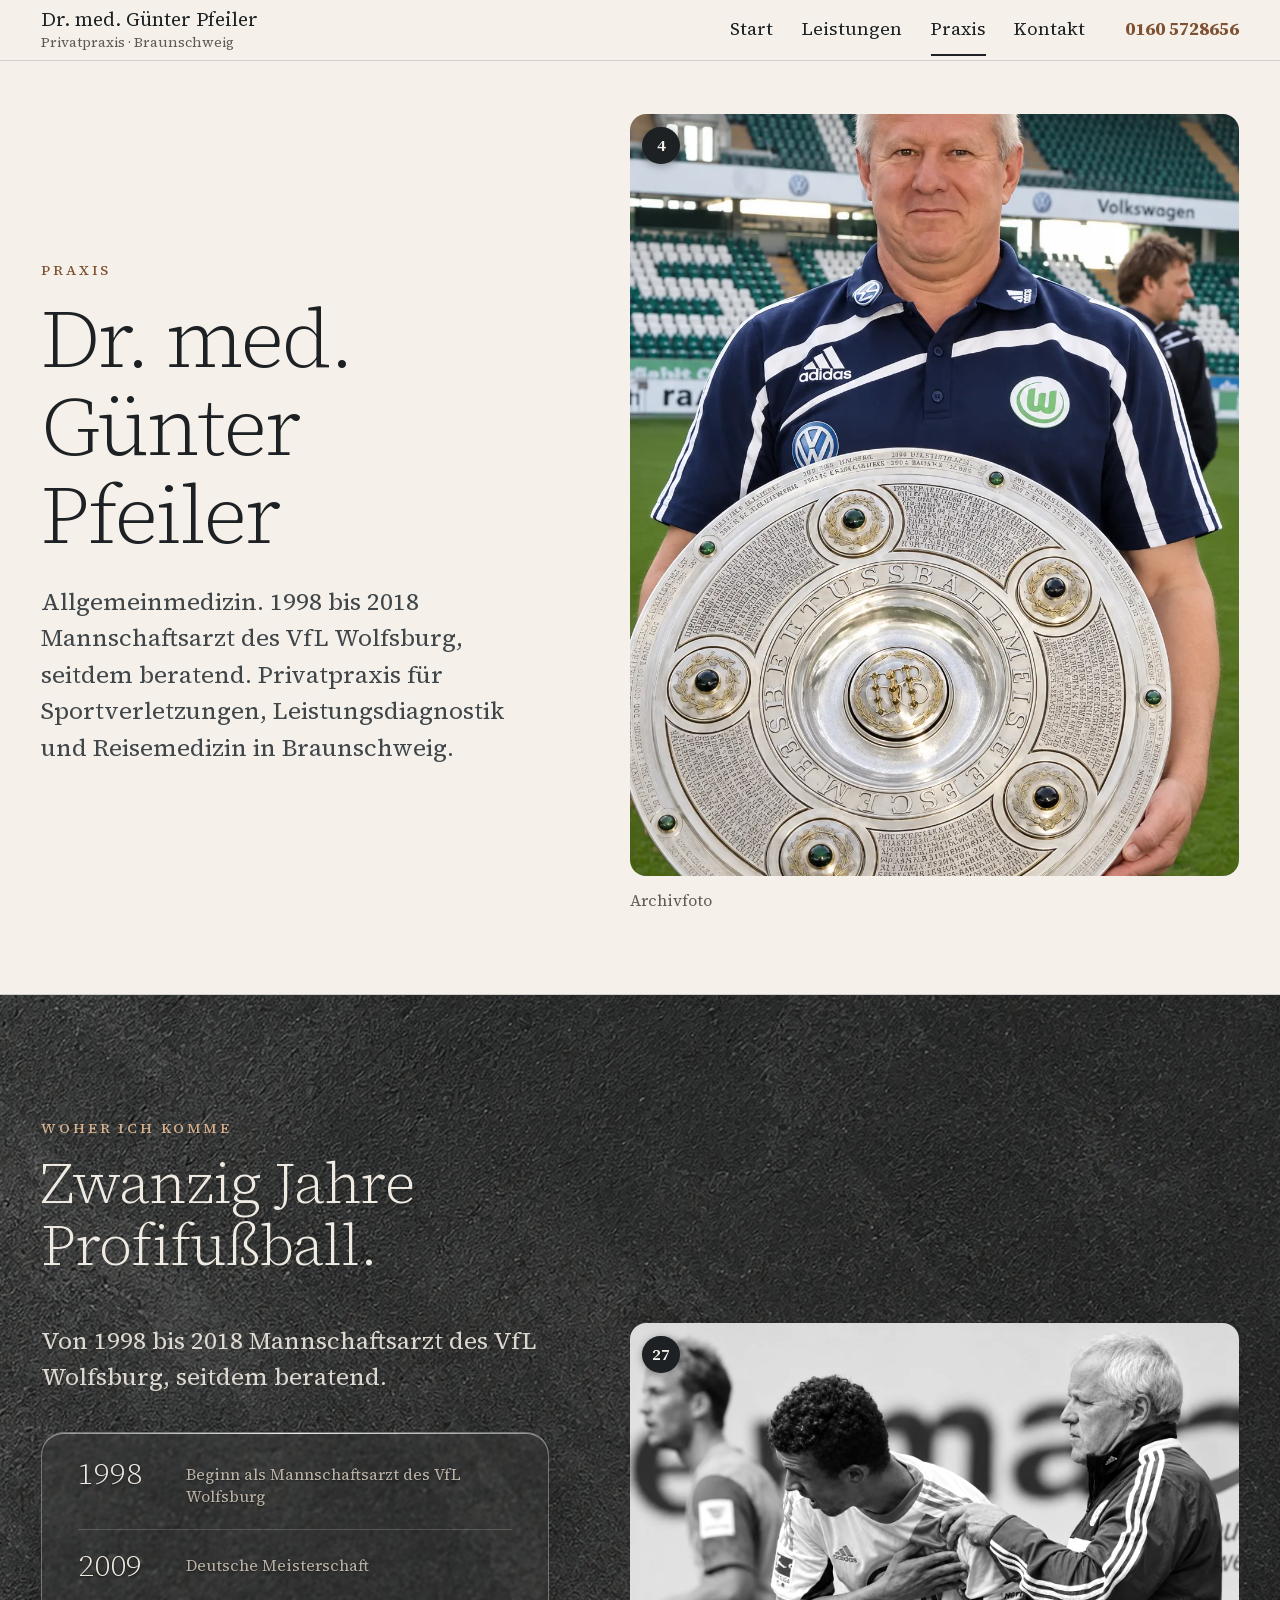
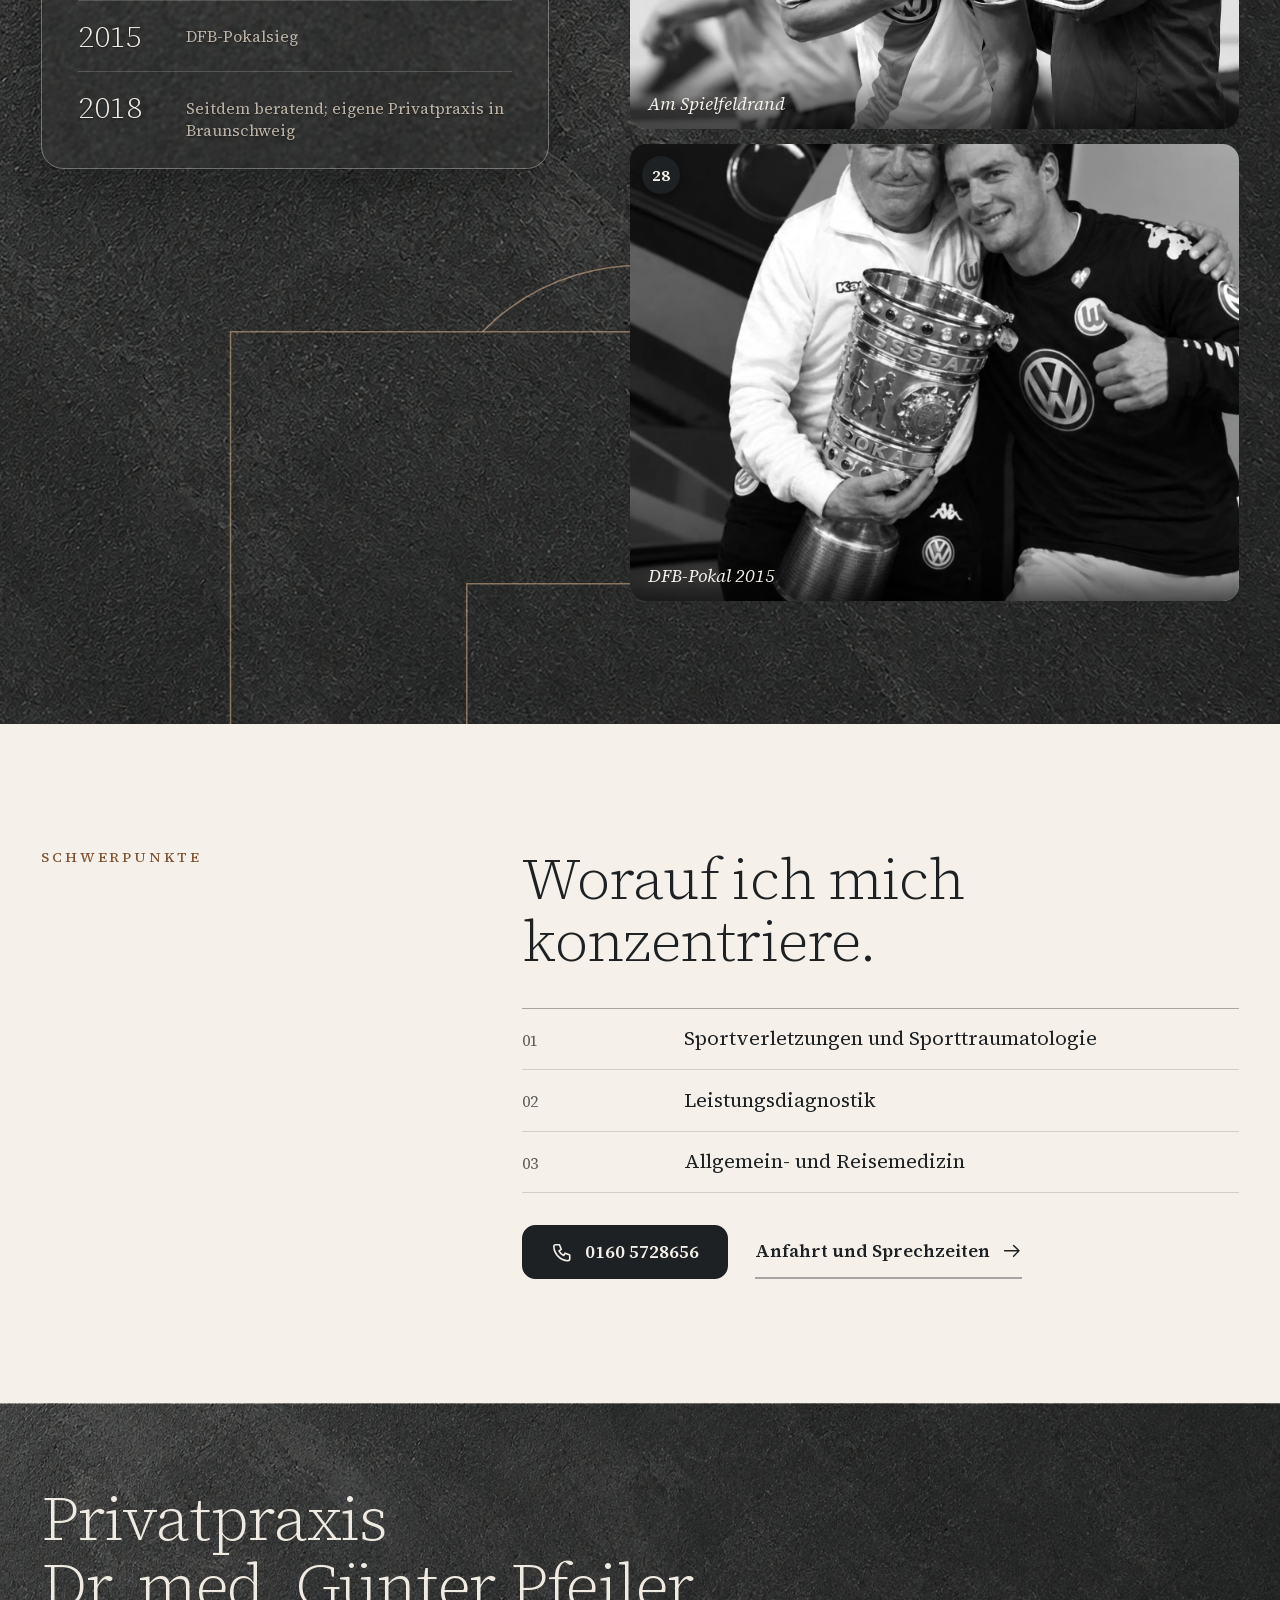
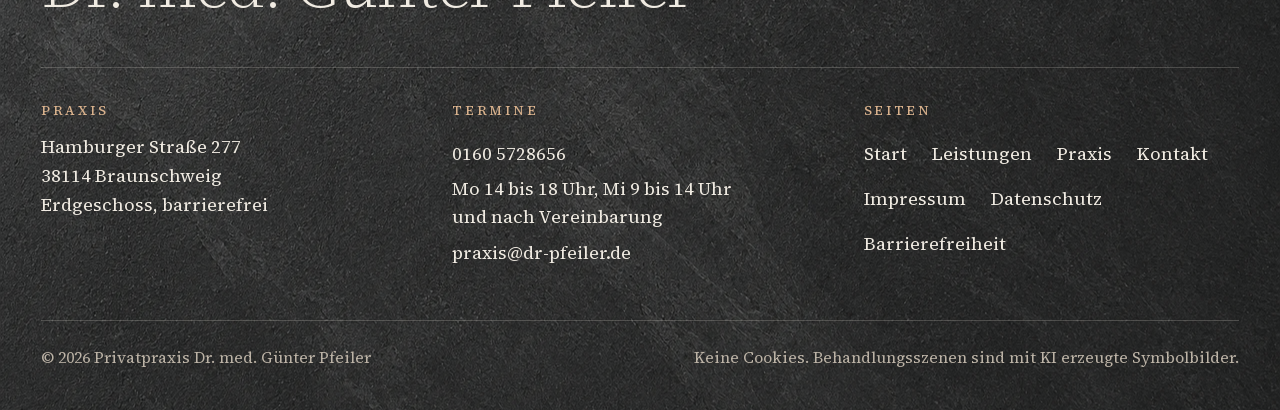
<file: praxis.html>
<!DOCTYPE html>
<html lang="de">
<head>
<meta charset="utf-8">
<meta name="viewport" content="width=device-width, initial-scale=1, viewport-fit=cover">
<title>Praxis — Dr. med. Günter Pfeiler, Braunschweig</title>
<meta name="description" content="Dr. med. Günter Pfeiler: Allgemeinmedizin, 1998 bis 2018 Mannschaftsarzt des VfL Wolfsburg.">
<meta name="robots" content="noindex, nofollow"><!-- ENTWURF: vor dem Livegang entfernen -->
<meta name="theme-color" content="#f5f1ea">
<link rel="preload" href="assets/fonts/source-serif-4.woff2" as="font" type="font/woff2" crossorigin>
<link rel="stylesheet" href="assets/css/edel.css?v=34">
<script>document.documentElement.className+=" js";try{if(localStorage.getItem("pfeiler-gross")==="1")document.documentElement.classList.add("gross")}catch(e){}</script>
<link rel="icon" href="data:image/svg+xml,%3Csvg xmlns='http://www.w3.org/2000/svg' viewBox='0 0 32 32'%3E%3Crect width='32' height='32' rx='6' fill='%231d2124'/%3E%3Ctext x='16' y='22' font-family='Georgia,serif' font-size='17' fill='%23f5f1ea' text-anchor='middle'%3EP%3C/text%3E%3C/svg%3E">
</head>
<body>
<a class="skip" href="#inhalt">Zum Inhalt springen</a>

<header class="kopf">
  <div class="wrap">
    <a class="marke" href="index.html"><span class="marke-text"><span class="titel-kurz">Dr. med. </span>Günter Pfeiler<small>Privatpraxis · Braunschweig</small></span></a>
    <nav class="nav" aria-label="Hauptmenü">
<a href="index.html">Start</a>
<a href="leistungen.html">Leistungen</a>
<a href="praxis.html" aria-current="page">Praxis</a>
<a href="kontakt.html">Kontakt</a>
<a class="nav-tel" href="tel:+491605728656">0160 5728656</a>
    </nav>
    <a class="kopf-tel" href="tel:+491605728656" aria-label="Anrufen: 0160 5728656"><svg viewBox="0 0 24 24" fill="none" stroke="currentColor" stroke-width="1.7" stroke-linecap="round" stroke-linejoin="round" aria-hidden="true"><path d="M5 4h4l2 5-2.5 1.5a11 11 0 0 0 5 5L15 13l5 2v4a2 2 0 0 1-2 2A16 16 0 0 1 3 6a2 2 0 0 1 2-2Z"/></svg></a>
    <button class="menue" type="button" aria-expanded="false" aria-controls="menue">Menü <i aria-hidden="true"></i></button>
  </div>
</header>
<nav class="menue-flaeche" id="menue" aria-label="Menü">
<a href="index.html">Start</a>
<a href="leistungen.html">Leistungen</a>
<a href="praxis.html" aria-current="page">Praxis</a>
<a href="kontakt.html">Kontakt</a>
<a class="menue-tel" href="tel:+491605728656"><svg viewBox="0 0 24 24" fill="none" stroke="currentColor" stroke-width="1.7" stroke-linecap="round" stroke-linejoin="round" aria-hidden="true"><path d="M5 4h4l2 5-2.5 1.5a11 11 0 0 0 5 5L15 13l5 2v4a2 2 0 0 1-2 2A16 16 0 0 1 3 6a2 2 0 0 1 2-2Z"/></svg> Termin: 0160 5728656</a>
  <div class="menue-fuss">
    <button class="schrift" type="button" aria-pressed="false"><span class="a1" aria-hidden="true">A</span><span class="a2" aria-hidden="true">A</span> Große Schrift</button>
<a href="impressum.html">Impressum</a>
<a href="datenschutz.html">Datenschutz</a>
<a href="barrierefreiheit.html">Barrierefreiheit</a>
  </div>
</nav>

<main id="inhalt" tabindex="-1">

  <section class="seitenkopf">
    <div class="wrap person">
      <div>
        <p class="kicker zeig">Praxis</p>
        <h1 class="zeig" style="--dl:60ms">Dr. med. Günter Pfeiler</h1>
        <p class="lead zeig" style="--dl:120ms">Allgemeinmedizin. 1998 bis 2018 Mannschaftsarzt des VfL Wolfsburg, seitdem beratend. Privatpraxis für Sportverletzungen, Leistungsdiagnostik und Reisemedizin in Braunschweig.</p>
        <details class="todo"><summary>Intern</summary><p>Zu bestätigen: VfL-Zeitraum 1998–2018 (seitdem beratend), frühere Oberarzt-Tätigkeit am HEH Braunschweig. Quellen öffentlich, nicht vom Arzt bestätigt. Porträt vorläufig Archivfoto.</p></details>
      </div>
      <figure class="zeig" style="--dl:160ms;margin:0">
        <div class="bild bild--hoch"><img src="assets/img/foto-03-meisterschale.webp" width="1024" height="1536" loading="eager" alt="Dr. med. Günter Pfeiler mit der Meisterschale in der Arena des VfL Wolfsburg"><span class="bild-nr" aria-hidden="true">4</span></div>
        <figcaption class="bildunterschrift"><span class="symbol">Archivfoto</span></figcaption>
      </figure>
    </div>
  </section>



  <section class="nacht abschnitt" aria-labelledby="chronik-titel">
    <svg class="feld feld--strafraum" viewBox="0 0 800 420" aria-hidden="true" focusable="false"><path pathLength="1" d="M0 420H800"/><path pathLength="1" d="M140 420V170H660V420"/><path pathLength="1" d="M290 420V330H510V420"/><path pathLength="1" d="M300 170A140 140 0 0 1 500 170"/><circle class="punkt" cx="400" cy="250" r="5"/></svg>
    <div class="wrap">
      <p class="kicker zeig">Woher ich komme</p>
      <h2 id="chronik-titel" class="zeig" style="--dl:80ms;max-width:12em">Zwanzig Jahre Profifußball.</h2>
      <div class="chronik">
        <div class="zeig">
          <p class="lead">Von 1998 bis 2018 Mannschaftsarzt des VfL Wolfsburg, seitdem beratend.</p>
          <div class="glas" style="margin-top:2rem;padding-block:.3rem"><ol class="zeitleiste">
            <li><b>1998</b><span>Beginn als Mannschaftsarzt des VfL Wolfsburg</span></li>
            <li><b>2009</b><span>Deutsche Meisterschaft</span></li>
            <li><b>2015</b><span>DFB-Pokalsieg</span></li>
            <li><b>2018</b><span>Seitdem beratend; eigene Privatpraxis in Braunschweig</span></li>
          </ol></div>
          <details class="todo"><summary>Intern</summary><p>Jahreszahlen und Vereinsnennung mit Dr. Pfeiler bestätigen. Bildrechte (Fotograf, Verein) und Einwilligung der abgebildeten Spieler klären.</p></details>
        </div>
        <div class="archiv zeig" style="--dl:120ms">
          <figure class="bild a1"><img src="assets/img/foto-01-spielfeldrand.webp" width="1536" height="1024" loading="lazy" alt="Dr. Pfeiler untersucht am Spielfeldrand die Schulter eines Spielers"><figcaption>Am Spielfeldrand</figcaption><span class="bild-nr" aria-hidden="true">27</span></figure>
          <figure class="bild a2"><img src="assets/img/foto-02-dfb-pokal.webp" width="1536" height="1536" loading="lazy" alt="Dr. Pfeiler mit dem DFB-Pokal"><figcaption>DFB-Pokal 2015</figcaption><span class="bild-nr" aria-hidden="true">28</span></figure>
        </div>
      </div>
    </div>
  </section>

  <section class="abschnitt" aria-labelledby="schwer-t" data-ruf-ende>
    <div class="wrap zweispalt">
      <p class="kicker zeig">Schwerpunkte</p>
      <div>
        <h2 id="schwer-t" class="zeig">Worauf ich mich konzentriere.</h2>
        <dl class="fakten zeig" style="--dl:100ms">
          <div><dt>01</dt><dd>Sportverletzungen und Sporttraumatologie</dd></div>
          <div><dt>02</dt><dd>Leistungsdiagnostik</dd></div>
          <div><dt>03</dt><dd>Allgemein- und Reisemedizin</dd></div>
        </dl>
        <div class="aktionen zeig"><a class="knopf" href="tel:+491605728656"><svg viewBox="0 0 24 24" fill="none" stroke="currentColor" stroke-width="1.7" stroke-linecap="round" stroke-linejoin="round" aria-hidden="true"><path d="M5 4h4l2 5-2.5 1.5a11 11 0 0 0 5 5L15 13l5 2v4a2 2 0 0 1-2 2A16 16 0 0 1 3 6a2 2 0 0 1 2-2Z"/></svg> 0160 5728656</a><a class="link" href="kontakt.html">Anfahrt und Sprechzeiten <svg viewBox="0 0 24 24" fill="none" stroke="currentColor" stroke-width="1.6" stroke-linecap="round" stroke-linejoin="round" aria-hidden="true"><path d="M4 12h16m-6-6 6 6-6 6"/></svg></a></div>
      </div>
    </div>
  </section>
</main>

<footer class="fuss" data-ruf-ende>
  <div class="wrap">
    <p class="gross">Privatpraxis<br>Dr. med. Günter Pfeiler</p>
    <div class="fuss-raster">
      <div><small>Praxis</small><address>Hamburger Straße 277<br>38114 Braunschweig<br>Erdgeschoss, barrierefrei</address></div>
      <div><small>Termine</small><a href="tel:+491605728656">0160 5728656</a><br>Mo 14 bis 18 Uhr, Mi 9 bis 14 Uhr<br>und nach Vereinbarung<br><a href="mailto:praxis@dr-pfeiler.de">praxis@dr-pfeiler.de</a></div>
      <div><small>Seiten</small><nav aria-label="Fußzeile">
<a href="index.html">Start</a>
<a href="leistungen.html">Leistungen</a>
<a href="praxis.html" aria-current="page">Praxis</a>
<a href="kontakt.html">Kontakt</a>
<a href="impressum.html">Impressum</a>
<a href="datenschutz.html">Datenschutz</a>
<a href="barrierefreiheit.html">Barrierefreiheit</a>
      </nav></div>
    </div>
    <div class="zeile">
      <span>© 2026 Privatpraxis Dr. med. Günter Pfeiler</span>
      <span>Keine Cookies. Behandlungsszenen sind mit KI erzeugte Symbolbilder.</span>
    </div>
  </div>
</footer>

<nav class="ruf" aria-label="Schnellkontakt">
  <a class="primaer" href="tel:+491605728656"><svg viewBox="0 0 24 24" fill="none" stroke="currentColor" stroke-width="1.7" stroke-linecap="round" stroke-linejoin="round" aria-hidden="true"><path d="M5 4h4l2 5-2.5 1.5a11 11 0 0 0 5 5L15 13l5 2v4a2 2 0 0 1-2 2A16 16 0 0 1 3 6a2 2 0 0 1 2-2Z"/></svg> Anrufen</a>
  <a href="https://www.google.com/maps/dir/?api=1&amp;destination=52.27784%2C10.52268&amp;travelmode=driving" target="_blank" rel="noopener noreferrer"><svg viewBox="0 0 24 24" fill="none" stroke="currentColor" stroke-width="1.7" stroke-linecap="round" stroke-linejoin="round" aria-hidden="true"><path d="M12 21s-6-5.3-6-11a6 6 0 0 1 12 0c0 5.7-6 11-6 11Z"/><circle cx="12" cy="10" r="2.2"/></svg> Route <span class="sr-only">(öffnet Google Maps)</span></a>
</nav>

<script src="assets/js/edel.js?v=31" defer></script>
</body>
</html>
</file>
<file: assets/css/edel.css>
/* Privatpraxis Dr. Pfeiler — Stil „Edel“, Fassung 2 (26.09.2026, nach Recherche)
   Hell-only. Fließtext 18 px, Kontrast ≥ 7:1. Serifen nur in Überschriften ≥ 28 px.
   Kopf 60 px, opak beim Scrollen. Unten schwebende Leiste (Anrufen, Route), erscheint nach dem Titel.
   WCAG 2.2 AA: Fokus nie verdeckt (scroll-padding), Ziele ≥ 44 px, Reflow bei 320 px, Text-Spacing-fest. */

@font-face{font-family:'Source Serif 4';src:url('../fonts/source-serif-4.woff2') format('woff2');font-weight:200 900;font-style:normal;font-display:swap}
@font-face{font-family:'Source Serif 4';src:url('../fonts/source-serif-4-italic.woff2') format('woff2');font-weight:200 900;font-style:italic;font-display:swap}

:root{
  --papier:#f5f1ea; --papier-2:#ece6db; --papier-3:#e1dacc;
  --tinte:#1d2124;            /* 15:1 auf Papier */
  --tinte-2:#3f4549;          /* 9:1 */
  --mute:#625a52;             /* 6:1, für Nebentext */
  --linie:rgba(29,33,36,.16); --linie-stark:rgba(29,33,36,.36);
  --cognac:#7e5232;           /* 6:1 auf Papier, auch als Text ok */
  --cognac-hell:#d9b28d;
  --nacht:#24272a; --nacht-text:#f0ebe2; --nacht-mute:#bcb3a6; --nacht-linie:rgba(240,235,226,.2);

  --serif:'Source Serif 4',Georgia,'Times New Roman',serif;
  --sans:var(--serif);   /* eine Schrift für alles */

  --t-klein:.875rem;
  --t-text:1rem;                                    /* = 18 px (html 112.5 %) */
  --t-lead:clamp(1.15rem,1.05rem + .5vw,1.35rem);
  --t-h3:clamp(1.3rem,1.15rem + .7vw,1.6rem);
  --t-h2:clamp(2rem,1.4rem + 2.8vw,3.2rem);
  --t-h1:clamp(2.4rem,1.3rem + 5.6vw,5.4rem);

  --rand:clamp(1rem,.5rem + 2.5vw,3rem);
  --breite:76rem;
  --abschnitt:clamp(4rem,2.6rem + 6vw,8.5rem);
  --abschnitt-klein:clamp(2.8rem,2rem + 3.5vw,5rem);

  --kopf:60px;                 /* feste Höhe in px, damit scroll-padding stimmt (WCAG 2.4.11) */
  --leiste:0px;                /* Platz für die untere Leiste, nur schmal */
  --dauer:1.8s; --ease:cubic-bezier(.16,1,.3,1); --ease-ruhig:cubic-bezier(.22,.61,.36,1);
  color-scheme:light;
}

*,*::before,*::after{box-sizing:border-box}
html{font-size:112.5%;-webkit-text-size-adjust:100%;text-size-adjust:100%;
  scroll-padding-top:calc(var(--kopf) + 24px);scroll-padding-bottom:calc(var(--leiste) + 24px)}
html.gross{font-size:137.5%}   /* „Große Schrift“: 22 px Fließtext (bfit-Empfehlung für Textblöcke) */
@media (prefers-reduced-motion:no-preference){html{scroll-behavior:smooth}}
body{margin:0;background:var(--papier);color:var(--tinte);font:400 var(--t-text)/1.6 var(--sans);
  -webkit-font-smoothing:antialiased;padding-bottom:var(--leiste)}
img{display:block;max-width:100%;height:auto}
a{color:inherit;text-decoration-thickness:1px;text-underline-offset:.2em}
h1,h2,h3{font-family:var(--serif);font-weight:300;line-height:1.08;letter-spacing:-.015em;margin:0;text-wrap:balance;hyphens:auto;overflow-wrap:break-word}
h1{font-size:var(--t-h1);letter-spacing:-.025em}
h2{font-size:var(--t-h2)}
h3{font-size:var(--t-h3);font-weight:400;line-height:1.25}
p{margin:0}
p+p{margin-top:1em}
:focus-visible{outline:3px solid var(--cognac);outline-offset:3px;border-radius:3px}
.nacht :focus-visible,.titel :focus-visible,.ruf :focus-visible,.kopf--auf-bild :focus-visible{outline-color:var(--cognac-hell)}
.skip{position:absolute;left:-999px;top:0;z-index:200;background:var(--tinte);color:var(--papier);padding:.8rem 1.2rem;font-weight:700;text-decoration:none}
.skip:focus{left:1rem;top:1rem}
main:focus{outline:none}
.sr-only{position:absolute;width:1px;height:1px;overflow:hidden;clip:rect(0 0 0 0);white-space:nowrap}

.wrap{width:100%;max-width:var(--breite);margin-inline:auto;padding-inline:var(--rand)}
.abschnitt{padding-block:var(--abschnitt)}
.abschnitt--klein{padding-block:var(--abschnitt-klein)}
.kicker{font:500 .8rem/1.3 var(--serif);letter-spacing:.2em;text-transform:uppercase;color:var(--cognac)}
.kicker+h1,.kicker+h2{margin-top:.8rem}
.lead{font-size:var(--t-lead);line-height:1.5;color:var(--tinte-2);max-width:34em}
.gedaempft{color:var(--mute)}
.symbol{font-size:var(--t-klein);color:var(--mute);margin-top:.7rem}

/* Knöpfe und Links: ≥ 48 px hoch */
.knopf{display:inline-flex;align-items:center;justify-content:center;gap:.6rem;min-height:3rem;padding:0 1.5rem;border-radius:.75rem;
  background:var(--tinte);color:var(--papier);font:600 1rem/1.2 var(--sans);text-decoration:none;border:2px solid var(--tinte);
  transition:background .25s,color .25s}
.knopf:hover{background:var(--papier);color:var(--tinte)}
.knopf:active{transform:translateY(1px)}
.knopf--hell{background:var(--papier);color:var(--tinte);border-color:var(--papier)}
.knopf--hell:hover{background:transparent;color:var(--papier)}
.knopf--rand{background:transparent;color:var(--tinte);border-color:var(--linie-stark)}
.knopf--rand:hover{background:var(--tinte);color:var(--papier);border-color:var(--tinte)}
.knopf svg{width:1.25rem;height:1.25rem;flex:none}
.link{display:inline-flex;align-items:center;gap:.6rem;min-height:3rem;font:600 1rem/1.2 var(--sans);text-decoration:none;
  border-bottom:2px solid var(--linie-stark);transition:border-color .25s,gap .3s var(--ease)}
.link svg{width:1.2rem;height:1.2rem;flex:none;transition:transform .3s var(--ease)}
.link:hover{border-color:currentColor}
.link:hover svg{transform:translateX(.25rem)}
.aktionen{display:flex;flex-wrap:wrap;align-items:center;gap:.9rem 1.5rem;margin-top:1.8rem}

/* ---------- Kopf: 60 px, opak beim Scrollen, versteckt sich beim Runterscrollen ---------- */
.kopf{position:fixed;inset:0 0 auto;z-index:50;padding-top:env(safe-area-inset-top);color:var(--tinte);
  background:var(--papier);border-bottom:1px solid var(--linie);
  transition:transform .7s var(--ease),background .7s,border-color .7s,color .7s}
.kopf .wrap{display:flex;align-items:center;gap:8px;min-height:var(--kopf);padding-inline:16px}
@media (min-width:900px){.kopf .wrap{padding-inline:var(--rand)}}
.marke{font:400 19px/1.15 var(--serif);text-decoration:none;margin-right:auto;min-width:0;padding:.4rem 0;white-space:nowrap;overflow:hidden;text-overflow:ellipsis}
@media (max-width:420px){.marke{font-size:16px}.marke small{font-size:12.5px}}
@media (max-width:360px){.marke .titel-kurz{display:none}}
.marke small{display:block;font:400 14px/1.2 var(--sans);color:var(--mute);margin-top:.15rem}
.nav{display:none;gap:1.6rem;align-items:center;font:400 1rem/1 var(--sans)}
.nav a{text-decoration:none;padding:.9rem 0;border-bottom:2px solid transparent;transition:border-color .25s}
.nav a:hover,.nav a[aria-current=page]{border-color:currentColor}
.nav .nav-tel{font-weight:700;color:var(--cognac);margin-left:.6rem}
.kopf-tel{display:inline-flex;align-items:center;justify-content:center;width:48px;height:48px;border-radius:50%;color:inherit;text-decoration:none;
  border:1.5px solid currentColor;flex:none}
.kopf-tel svg{width:22px;height:22px}
.menue{appearance:none;background:none;border:0;color:inherit;font:600 17px/1 var(--sans);min-height:48px;padding:0 2px 0 10px;
  cursor:pointer;display:inline-flex;align-items:center;gap:9px;flex:none}
.menue i{display:block;width:22px;height:9px;border-block:2px solid currentColor;transition:transform .3s var(--ease)}
.menue[aria-expanded=true] i{transform:scaleX(.6)}
.kopf.versteckt{transform:translateY(-100%)}
/* über dem Titelbild: durchsichtig und hell */
.kopf--auf-bild.oben{background:transparent;border-color:transparent;color:#f5f1ea}
.kopf--auf-bild.oben .marke small{color:rgba(245,241,234,.8)}
.kopf--auf-bild.oben .nav .nav-tel{color:#f5f1ea}
@media (min-width:960px){.nav{display:flex}.menue,.kopf-tel{display:none}}

.menue-flaeche{position:fixed;inset:0;z-index:49;background:var(--papier);overflow:auto;
  padding:calc(var(--kopf) + env(safe-area-inset-top) + 1.5rem) var(--rand) 2rem;
  display:flex;flex-direction:column;gap:0;opacity:0;visibility:hidden;transition:opacity .3s var(--ease),visibility .3s}
.menue-flaeche a{font:300 clamp(1.9rem,1.2rem + 3vw,2.6rem)/1.3 var(--serif);text-decoration:none;border-bottom:1px solid var(--linie);padding:.7rem 0;min-height:3rem}
.menue-flaeche a[aria-current=page]{color:var(--cognac)}
.menue-flaeche .menue-tel{margin-top:1.4rem;font:600 1.05rem/1.2 var(--sans);border:0;color:var(--cognac);display:inline-flex;align-items:center;gap:.6rem}
.menue-flaeche .menue-tel svg{width:1.3rem;height:1.3rem}
.menue-fuss{margin-top:auto;padding-top:1.5rem;border-top:1px solid var(--linie);display:flex;flex-wrap:wrap;gap:.8rem 1.4rem;align-items:center}
.schrift{appearance:none;background:none;border:1.5px solid var(--linie-stark);border-radius:.75rem;color:inherit;font:600 .95rem/1.2 var(--sans);
  min-height:3rem;padding:0 1.1rem;cursor:pointer;display:inline-flex;align-items:center;gap:.6rem}
.schrift[aria-pressed=true]{background:var(--tinte);color:var(--papier);border-color:var(--tinte)}
.schrift .a1{font:600 .8rem/1 var(--serif)}
.schrift .a2{font:600 1.25rem/1 var(--serif)}
body.menue-offen .menue-flaeche{opacity:1;visibility:visible}
body.menue-offen .kopf{transform:none;background:var(--papier);border-color:var(--linie);color:var(--tinte)}
body.menue-offen .kopf .marke small{color:var(--mute)}
body.menue-offen{overflow:hidden}

/* ---------- Titelbild: nicht Vollbild, Text unten, dunkler Verlauf für Kontrast ---------- */
.titel{position:relative;min-height:min(72svh,44rem);display:flex;align-items:flex-end;color:#f5f1ea;overflow:hidden;background:#3a3532}
.titel>img{position:absolute;inset:0;width:100%;height:100%;object-fit:cover;object-position:44% 30%}
@media (min-width:900px){.titel>img{object-position:50% 12%}}
.titel>img.titel-sono{object-position:24% 30%}
@media (min-width:900px){.titel>img.titel-sono{object-position:50% 30%}}
.titel::after{content:"";position:absolute;inset:0;
  background:linear-gradient(180deg,rgba(20,18,16,.55) 0%,rgba(20,18,16,.05) 22%,rgba(20,18,16,0) 38%,rgba(20,18,16,.6) 60%,rgba(20,18,16,.9) 100%)}
.titel .wrap{position:relative;z-index:1;padding-top:calc(var(--kopf) + 5rem);padding-bottom:clamp(2rem,1.5rem + 3vw,3.5rem)}
.titel .ueberzeile{font:500 .85rem/1.3 var(--serif);letter-spacing:.2em;text-transform:uppercase;color:rgba(245,241,234,.9)}
.titel h1{margin-top:.5rem;max-width:12em;hyphens:manual;font-size:clamp(2.8rem,1.4rem + 7vw,6.4rem);text-shadow:0 2px 24px rgba(0,0,0,.35)}
.titel h1 em{font-style:italic;font-weight:200}
.titel .unterzeile{margin-top:1rem;font-size:var(--t-lead);line-height:1.45;color:rgba(245,241,234,.92);max-width:28em;text-shadow:0 1px 16px rgba(0,0,0,.4)}
.titel .aktionen{margin-top:1.4rem}

/* Vertrauensband unter dem Titel: zentriert, auf jeder Breite */
.band-vertrauen{background:var(--papier-2);border-bottom:1px solid var(--linie)}
.band-vertrauen ul{list-style:none;margin:0 auto;padding:1.1rem var(--rand);display:grid;gap:.9rem 2rem;justify-items:center}
.band-vertrauen li{display:flex;gap:.7rem;align-items:flex-start;text-align:left;max-width:22rem;font-size:var(--t-klein);line-height:1.4;color:var(--tinte-2)}
.band-vertrauen li b{display:block;color:var(--tinte);font-size:1rem}
.band-vertrauen svg{width:1.4rem;height:1.4rem;flex:none;color:var(--cognac);margin-top:.15rem}
@media (min-width:720px){.band-vertrauen ul{grid-template-columns:repeat(3,1fr);padding-block:1.4rem}}

/* Seitenkopf ohne Bild */
.seitenkopf{padding-top:calc(var(--kopf) + env(safe-area-inset-top) + 3rem);padding-bottom:var(--abschnitt-klein);border-bottom:1px solid var(--linie)}
.seitenkopf h1{font-size:clamp(2.3rem,1.4rem + 4.4vw,4.6rem)}
.seitenkopf .lead{margin-top:1.4rem}

/* ---------- Text ---------- */
.aussage{font:300 clamp(1.55rem,1.1rem + 2.1vw,2.6rem)/1.25 var(--serif);letter-spacing:-.01em;max-width:22em;text-wrap:pretty}
.aussage em{font-style:italic;color:var(--cognac)}
.zweispalt{display:grid;gap:2rem}
@media (min-width:900px){.zweispalt{grid-template-columns:minmax(0,4fr) minmax(0,7fr);gap:4rem;align-items:start}}

/* ---------- Situationen („Womit kommen Sie?“) ---------- */
.situationen{list-style:none;margin:2.4rem 0 0;padding:0;display:grid;gap:1rem}
@media (min-width:720px){.situationen{grid-template-columns:repeat(2,1fr);gap:1.2rem}}
.situationen a{display:grid;grid-template-rows:auto 1fr auto;gap:.8rem;min-height:100%;padding:1.5rem;border-radius:1rem;background:var(--papier-2);
  text-decoration:none;border:1px solid transparent;transition:border-color .8s,transform .9s var(--ease)}
.situationen a:hover{border-color:var(--linie-stark);transform:translateY(-2px)}
.situationen h3{font-size:1.45rem}
.situationen p{color:var(--tinte-2);font-size:var(--t-klein);line-height:1.5}
.situationen span{display:inline-flex;align-items:center;gap:.5rem;font:600 var(--t-klein)/1 var(--sans);color:var(--cognac)}
.situationen span svg{width:1.1rem;height:1.1rem}

/* ---------- Leistungsliste ---------- */
.liste{list-style:none;margin:2.6rem 0 0;padding:0;border-top:1px solid var(--linie-stark)}
.liste a{display:grid;grid-template-columns:2.6rem 1fr auto;gap:.2rem 1rem;align-items:baseline;padding:1.4rem 0;min-height:3rem;
  border-bottom:1px solid var(--linie);text-decoration:none;transition:padding .4s var(--ease)}
.liste .nr{font:italic 300 1.2rem/1 var(--serif);color:var(--cognac)}
.liste h3{font-size:clamp(1.5rem,1.2rem + 1.4vw,2.3rem);font-weight:300}
.liste p{grid-column:2;color:var(--tinte-2);font-size:var(--t-klein);margin-top:.3rem}
.liste svg{grid-row:1;grid-column:3;width:1.4rem;height:1.4rem;color:var(--mute);transition:transform .4s var(--ease),color .25s}
.liste a:hover{padding-left:.5rem}
.liste a:hover svg{transform:translateX(.3rem);color:var(--cognac)}
@media (min-width:900px){.liste a{grid-template-columns:4rem minmax(0,1.1fr) minmax(0,1fr) auto;align-items:center}.liste p{grid-column:3;margin:0}.liste svg{grid-column:4}}

/* ---------- Bilder ---------- */
.bild-spalte{margin:0}
.bild{margin:0;position:relative;overflow:hidden;background:var(--papier-3);border-radius:.9rem}
.bild img{width:100%;height:100%;object-fit:cover}
.bild--breit{aspect-ratio:3/2}
.bild--kino{aspect-ratio:21/9}
.bild--hoch{aspect-ratio:4/5}
@media (max-width:699px){.bild--kino{aspect-ratio:4/3}}
.band{padding-inline:var(--rand)}
@media (min-width:900px){.band{max-width:calc(var(--breite) + 16rem);margin-inline:auto}}
.bildunterschrift{display:flex;justify-content:space-between;gap:1rem;padding-top:.7rem;font-size:var(--t-klein);color:var(--mute)}
.bildunterschrift .symbol{margin:0}

/* ---------- Ottocento-Wand (dunkel) + Glas ---------- */
.nacht,.fuss{position:relative;color:var(--nacht-text);background:#24272a url('../img/ottocento-anthrazit-hoch.webp') center/cover}
@media (min-width:900px){.nacht,.fuss{background-image:url('../img/ottocento-anthrazit-2560.webp')}}
.nacht::before,.fuss::before{content:"";position:absolute;inset:0;background:rgba(14,16,17,.5);pointer-events:none}
.nacht>*,.fuss>*{position:relative}
.nacht .kicker,.fuss small{color:var(--cognac-hell)}
.nacht .lead{color:rgba(240,235,226,.9)}
.nacht .knopf{background:var(--papier);color:var(--tinte);border-color:var(--papier)}
.nacht .knopf:hover{background:transparent;color:var(--papier)}
.nacht .link{border-color:rgba(240,235,226,.4)}
.nacht .link:hover{border-color:var(--nacht-text)}
/* Glas: komplett durchsichtig, nur ganz dezent verschwommen; sichtbar allein durch Kante und Glanzlinie */
.glas,.situationen--glas a{border-radius:1.25rem;color:var(--nacht-text);position:relative;overflow:hidden;isolation:isolate;
  background:transparent;border:1px solid rgba(255,255,255,.32);
  -webkit-backdrop-filter:blur(1.5px);backdrop-filter:blur(1.5px);
  box-shadow:inset 0 1px 0 rgba(255,255,255,.5),0 18px 50px rgba(0,0,0,.28)}
.glas{padding:clamp(1.3rem,1rem + 1.4vw,2rem)}
.glas::after,.situationen--glas a::after{content:"";position:absolute;left:8%;right:8%;top:0;height:1px;pointer-events:none;
  background:linear-gradient(90deg,transparent,rgba(255,255,255,.8),transparent)}
.situationen--glas a:hover{border-color:rgba(255,255,255,.6);background:rgba(255,255,255,.04)}
.knopf--glas{background:transparent;color:#f5f1ea;border-color:rgba(255,255,255,.55);
  -webkit-backdrop-filter:blur(1.5px);backdrop-filter:blur(1.5px);box-shadow:inset 0 1px 0 rgba(255,255,255,.45)}
.knopf--glas:hover{background:rgba(255,255,255,.12);color:#f5f1ea}
/* Lesbarkeit auf klarem Glas */
.glas,.situationen--glas a{text-shadow:0 1px 2px rgba(0,0,0,.45)}
.glas .knopf,.situationen--glas .knopf{text-shadow:none}
@supports not ((backdrop-filter:blur(1px)) or (-webkit-backdrop-filter:blur(1px))){.glas{background:rgba(40,43,46,.96)}.knopf--glas{background:rgba(40,43,46,.9)}}
@media (prefers-reduced-transparency:reduce){.glas,.knopf--glas,.ruf{-webkit-backdrop-filter:none;backdrop-filter:none;background:#2c2f32}}

/* Chronik */
.chronik{display:grid;gap:3rem;margin-top:2.6rem}
@media (min-width:900px){.chronik{grid-template-columns:minmax(0,5fr) minmax(0,6fr);gap:4.5rem;align-items:start}}
.zeitleiste{list-style:none;margin:0;padding:0}
.zeitleiste li{display:grid;grid-template-columns:5rem 1fr;gap:1rem;padding:1.1rem 0;border-bottom:1px solid var(--nacht-linie)}
.zeitleiste li:last-child{border-bottom:0}
.zeitleiste b{font:300 1.7rem/1 var(--serif);font-variant-numeric:lining-nums}
.zeitleiste span{color:var(--nacht-mute);font-size:var(--t-klein);padding-top:.3rem;line-height:1.45}
.archiv{display:grid;gap:.8rem}
.archiv .bild{background:#222;border-radius:.9rem}
.archiv img{filter:grayscale(1) contrast(1.06)}
.archiv .a1{aspect-ratio:3/2}
.archiv .a2{aspect-ratio:4/3}
.archiv figcaption{position:absolute;left:0;bottom:0;right:0;padding:1.6rem 1rem .8rem;font:italic 400 1rem/1.2 var(--serif);
  color:#f5f1ea;background:linear-gradient(transparent,rgba(0,0,0,.7))}

/* Person */
.person{display:grid;gap:2.4rem}
@media (min-width:900px){.person{grid-template-columns:minmax(0,5fr) minmax(0,6fr);gap:4.5rem;align-items:center}}
.fakten{margin:2rem 0 0;border-top:1px solid var(--linie-stark)}
.fakten div{display:grid;grid-template-columns:8rem 1fr;gap:1rem;padding:.9rem 0;border-bottom:1px solid var(--linie)}
.fakten dt{font-size:var(--t-klein);color:var(--mute);padding-top:.15rem}
.fakten dd{margin:0;font:400 1.1rem/1.4 var(--serif)}
@media (max-width:440px){.fakten div{grid-template-columns:1fr;gap:.15rem}}

/* Schritte + Kosten */
.schritte{list-style:none;margin:2.6rem 0 0;padding:0;counter-reset:s;border-top:1px solid var(--linie-stark)}
.schritte li{padding:1.6rem 0;border-bottom:1px solid var(--linie);display:grid;grid-template-columns:3.2rem 1fr;gap:.3rem 1rem}
.schritte li::before{counter-increment:s;content:counter(s,decimal-leading-zero);font:300 1.7rem/1 var(--serif);color:var(--cognac);grid-row:span 2}
.schritte h3{font-size:1.35rem}
.schritte p{color:var(--tinte-2);font-size:var(--t-klein);line-height:1.5}
@media (min-width:900px){.schritte{grid-template-columns:repeat(3,1fr);gap:0 3rem;border-top:0;display:grid}
  .schritte li{grid-template-columns:1fr;border-top:1px solid var(--linie-stark);border-bottom:0;padding-top:1.4rem}.schritte li::before{grid-row:auto;margin-bottom:1.2rem}}
.kosten{margin-top:var(--abschnitt-klein);padding:clamp(1.5rem,1rem + 2.5vw,2.8rem);background:var(--papier-2);border-radius:1.2rem;display:grid;gap:1.4rem}
@media (min-width:900px){.kosten{grid-template-columns:minmax(0,4fr) minmax(0,7fr);gap:4rem}}
.kosten ul{margin:.8rem 0 0;padding:0;list-style:none}
.kosten li{padding:.7rem 0;border-top:1px solid var(--linie)}

/* Kontakt */
.kontaktblock{display:grid;gap:2.6rem}
@media (min-width:900px){.kontaktblock{grid-template-columns:minmax(0,5fr) minmax(0,6fr);gap:4.5rem}}
.tel{display:inline-block;font:300 clamp(2rem,1.2rem + 4vw,4.2rem)/1.05 var(--serif);letter-spacing:-.02em;text-decoration:none;margin-top:1.2rem;
  border-bottom:2px solid var(--linie-stark);padding-bottom:.3rem;transition:border-color .25s,color .25s}
.tel:hover{border-color:var(--cognac);color:var(--cognac)}
.nacht .tel{border-color:rgba(240,235,226,.4)}
.nacht .tel:hover{color:var(--cognac-hell);border-color:var(--cognac-hell)}
.adresse{font-style:normal;font:400 1.2rem/1.5 var(--serif)}
.angaben{margin:0}
.angaben>div{display:grid;grid-template-columns:8rem 1fr;gap:1rem;padding:1rem 0;border-bottom:1px solid var(--linie)}
.angaben>div:last-child{border-bottom:0}
.angaben dt{font-size:var(--t-klein);color:var(--mute);padding-top:.2rem}
.angaben dd{margin:0}
.glas .angaben>div{border-color:var(--nacht-linie)}
.glas .angaben dt{color:var(--nacht-mute)}
@media (max-width:440px){.angaben>div{grid-template-columns:1fr;gap:.15rem}}
.notfall{margin-top:1.6rem;padding:1rem 1.2rem;border-radius:.9rem;border:1px solid var(--linie);font-size:var(--t-klein);line-height:1.5;color:var(--tinte-2)}
.notfall b{color:var(--tinte)}
.nacht .notfall{border-color:var(--nacht-linie);color:var(--nacht-mute)}
.nacht .notfall b{color:var(--nacht-text)}
.zeiten{width:100%;border-collapse:collapse;margin-top:1.4rem}
.zeiten th,.zeiten td{text-align:left;padding:.8rem 0;border-bottom:1px solid var(--linie);font-weight:400}
.zeiten th{font-family:var(--serif);font-size:1.1rem}
.zeiten td{color:var(--mute);text-align:right}
.fragen{border-top:1px solid var(--linie-stark)}
.fragen details{border-bottom:1px solid var(--linie)}
.fragen summary{list-style:none;cursor:pointer;display:flex;justify-content:space-between;align-items:center;gap:1rem;padding:1.1rem 0;min-height:3rem;
  font:400 1.2rem/1.35 var(--serif)}
.fragen summary::-webkit-details-marker{display:none}
.fragen summary::after{content:"";width:.7rem;height:.7rem;flex:none;border-right:2px solid currentColor;border-bottom:2px solid currentColor;
  transform:rotate(45deg) translateY(-.2rem);transition:transform .3s var(--ease)}
.fragen details[open] summary::after{transform:rotate(225deg)}
.fragen details p{padding:0 0 1.3rem;color:var(--tinte-2);max-width:40em}

/* Anfahrt: große Straßenkarte, darauf der Knopf für die Google-Karte (Zwei-Klick) */
.anfahrt{display:grid;gap:1.2rem;margin-top:1.2rem}
@media (min-width:900px){.anfahrt{grid-template-columns:minmax(0,5fr) minmax(0,7fr);gap:1.6rem;align-items:start}}
.karte{margin:2rem 0 0;display:flex;flex-direction:column;gap:.6rem}
.karte .bild{border-radius:1.1rem;aspect-ratio:4/3;box-shadow:0 20px 50px rgba(0,0,0,.35);border:1px solid rgba(255,255,255,.18)}
@media (min-width:900px){.karte .bild{aspect-ratio:2/1}}
.karte iframe{display:block;width:100%;height:100%;border:0;background:#ddd}
.karte figcaption{display:flex;flex-wrap:wrap;justify-content:space-between;gap:.4rem 1rem;padding:.2rem .4rem 0;font-size:var(--t-klein);color:var(--nacht-mute)}
.karte figcaption a{color:inherit}
.karte-laden{position:absolute;inset:auto 0 0 0;padding:1rem;display:flex;flex-direction:column;align-items:center;gap:.5rem;text-align:center;
  background:linear-gradient(transparent,rgba(20,18,16,.72))}
.karte-laden .knopf{box-shadow:0 8px 24px rgba(0,0,0,.35)}
.karte-laden p{font-size:var(--t-klein);color:rgba(240,235,226,.9);line-height:1.4;margin:0}
.karte-laden p a{color:#fff}
.karte-schliessen{align-self:flex-start;margin-top:.4rem}
.wege-knoepfe{display:flex;flex-wrap:wrap;gap:.7rem;margin-top:1.4rem}
.punkte{margin:0}
.punkte>div{padding:1rem 0;border-bottom:1px solid var(--linie)}
.punkte>div:last-child{border-bottom:0}
.punkte dt{font:400 1.2rem/1.3 var(--serif)}
.punkte dd{margin:.3rem 0 0;color:var(--tinte-2);font-size:var(--t-klein);line-height:1.5}
.glas .punkte>div{border-color:var(--nacht-linie)}
.glas .punkte dd{color:rgba(240,235,226,.85)}

/* Leistungsseite */
.sprung{position:sticky;top:calc(var(--kopf) + env(safe-area-inset-top));z-index:10;background:color-mix(in srgb,var(--papier) 94%,transparent);
  -webkit-backdrop-filter:blur(10px);backdrop-filter:blur(10px);border-bottom:1px solid var(--linie)}
.sprung .wrap{display:flex;gap:1.6rem;overflow-x:auto;scrollbar-width:none;-webkit-overflow-scrolling:touch}
.sprung .wrap::-webkit-scrollbar{display:none}
.sprung a{flex:none;display:inline-flex;align-items:center;min-height:3rem;font:400 .95rem/1 var(--sans);text-decoration:none;border-bottom:2px solid transparent;color:var(--tinte-2)}
.sprung a i{font-style:italic;font-family:var(--serif);color:var(--cognac);margin-right:.45rem}
.sprung a.aktiv,.sprung a:hover{color:var(--tinte);border-color:var(--tinte)}
.ultraschall-raster{display:grid;gap:1.6rem;margin-top:2.4rem}
@media (min-width:700px){.ultraschall-raster{grid-template-columns:1fr 1fr;gap:2rem 1.6rem}.ultraschall-raster>:first-child{grid-column:1/-1}.ultraschall-raster>:first-child .bild{aspect-ratio:21/10}}
.bereich{padding-block:var(--abschnitt-klein) var(--abschnitt);border-bottom:1px solid var(--linie);scroll-margin-top:calc(var(--kopf) + 4rem)}
.bereich-kopf{display:grid;gap:1.2rem;margin-bottom:2.2rem}
.bereich-kopf .nr{font:200 clamp(3.2rem,2rem + 5vw,6rem)/.85 var(--serif);color:var(--cognac);letter-spacing:-.04em}
@media (min-width:900px){.bereich-kopf{grid-template-columns:minmax(0,4fr) minmax(0,7fr);gap:4rem;align-items:end}}
.bereich-raster{display:grid;gap:2.2rem;margin-top:2.2rem}
@media (min-width:900px){.bereich-raster{grid-template-columns:minmax(0,7fr) minmax(0,5fr);gap:4rem;align-items:start}
  .bereich:nth-of-type(even) .bereich-raster > .zeig:first-child{order:2}
  .bereich-raster > :only-child{grid-column:1/-1;max-width:48rem;margin-left:auto}}

/* Fuß */
.fuss{padding-block:var(--abschnitt-klein) 2.2rem;border-top:1px solid var(--nacht-linie)}
.fuss .gross{font:300 clamp(1.9rem,1.2rem + 3.2vw,3.6rem)/1.08 var(--serif);letter-spacing:-.02em}
.fuss-raster{display:grid;gap:2rem;margin-top:2.6rem;padding-top:2rem;border-top:1px solid var(--nacht-linie)}
@media (min-width:900px){.fuss-raster{grid-template-columns:repeat(3,1fr)}}
.fuss small{display:block;font:500 .75rem/1 var(--serif);letter-spacing:.2em;text-transform:uppercase;margin-bottom:.9rem}
.fuss address{font-style:normal}
.fuss nav{display:flex;flex-wrap:wrap;gap:.2rem 1.4rem}
.fuss nav a,.fuss address a,.fuss .fuss-raster a{display:inline-block;padding:.35rem 0;text-decoration:none}
.fuss a:hover{text-decoration:underline}
.fuss .zeile{margin-top:2.6rem;padding-top:1.3rem;border-top:1px solid var(--nacht-linie);display:flex;flex-wrap:wrap;justify-content:space-between;gap:.5rem 2rem;
  font-size:var(--t-klein);color:var(--nacht-mute)}

/* ---------- Untere Leiste (schmal): Anrufen + Route, ≥ 48 px Ziele, safe-area ---------- */
.ruf{position:fixed;left:.75rem;right:.75rem;bottom:max(.75rem,env(safe-area-inset-bottom));z-index:40;
  display:grid;grid-template-columns:1fr 1fr;gap:.5rem;padding:.5rem;border-radius:1.25rem;
  color:#f5f1ea;background:rgba(29,33,36,.88);border:1px solid rgba(255,255,255,.18);
  -webkit-backdrop-filter:blur(16px) saturate(1.4);backdrop-filter:blur(16px) saturate(1.4);
  box-shadow:0 12px 36px rgba(0,0,0,.3),inset 0 1px 0 rgba(255,255,255,.14);
  transform:translateY(calc(100% + 2rem));transition:transform .9s var(--ease)}
.ruf.sichtbar{transform:none}
.ruf a{display:inline-flex;align-items:center;justify-content:center;gap:.55rem;min-height:3rem;border-radius:.85rem;text-decoration:none;
  font:600 1rem/1.2 var(--sans);color:#f5f1ea;border:1px solid rgba(255,255,255,.22)}
.ruf a svg{width:1.2rem;height:1.2rem;flex:none}
.ruf a.primaer{background:#f5f1ea;color:#1d2124;border-color:#f5f1ea}
@media (max-width:959px){:root{--leiste:calc(4.6rem + env(safe-area-inset-bottom))}}
@media (min-width:960px){.ruf{display:none}}
/* Reflow (WCAG 1.4.10): bei sehr kleiner Höhe nichts festkleben */
@media (max-height:520px){.kopf{position:absolute}.ruf{display:none}:root{--leiste:0px}.sprung{position:static}}

/* Rechtstexte */
.sachtext{max-width:44rem}
.sachtext h2{font-size:var(--t-h3);font-weight:400;margin:2.4rem 0 .7rem;padding-top:1.3rem;border-top:1px solid var(--linie)}
.sachtext h3{font-size:1.15rem;margin:1.6rem 0 .5rem}
.sachtext p,.sachtext ul,.sachtext address{margin:0 0 1rem;font-style:normal}
.sachtext ul{padding-left:1.1rem}
.muted{color:var(--mute)}
.text{max-width:52rem}

/* Interne Hinweise nur mit ?intern */
.todo{display:none}
/* Bildnummern sichtbar für die Abstimmung mit Dr. Pfeiler; vor dem Livegang auf display:none setzen */
.bild-nr{display:grid;place-items:center;position:absolute;top:.7rem;left:.7rem;z-index:2;min-width:2.1rem;height:2.1rem;padding:0 .55rem;background:#1d2124;color:#f5f1ea;font:600 .9rem/1 var(--sans);border-radius:1.1rem;box-shadow:0 2px 8px rgba(0,0,0,.35)}
.titel .bild-nr{top:calc(var(--kopf) + env(safe-area-inset-top) + .8rem);left:auto;right:1rem;bottom:auto;z-index:2}
html.intern .todo{display:block;margin-top:1.2rem;border:1px dashed #b0513a;color:#8f3f2c;background:rgba(176,81,58,.06);padding:.6rem .9rem;font-size:var(--t-klein)}
html.intern .todo summary{cursor:pointer;font-weight:600}
html.intern .bild-nr{display:grid;place-items:center;position:absolute;top:.7rem;left:.7rem;z-index:2;min-width:2rem;height:2rem;padding:0 .5rem;
  background:#1d2124;color:#f5f1ea;font:600 .85rem/1 var(--sans);border-radius:1rem}

/* Einblenden, ohne Bewegung falls gewünscht */
.js .zeig{opacity:0;transform:translateY(2.2rem);transition:opacity var(--dauer) var(--ease-ruhig),transform calc(var(--dauer) + .4s) var(--ease);transition-delay:calc(var(--dl,0ms) * 2.2)}
.js .zeig.in{opacity:1;transform:none}
@media (prefers-reduced-motion:reduce){
  .js .zeig{opacity:1;transform:none;transition:none}
  *,*::before,*::after{transition-duration:.01ms!important;animation:none!important}
}
@media print{.kopf,.ruf,.menue-flaeche{display:none}body{padding:0}.nacht,.fuss{background:#fff;color:#000}.nacht::before,.fuss::before{display:none}}

/* Reflow-Feinschliff (26.09.): Rasterkinder dürfen schrumpfen, lange Wörter brechen */
.zweispalt>*,.kontaktblock>*,.person>*,.chronik>*,.bereich-kopf>*,.bereich-raster>*,.anfahrt>*,.situationen>*,.situationen a>*,.liste a>*,.fuss-raster>*{min-width:0}
.situationen h3,.liste h3,.punkte dt,.fakten dd{hyphens:auto;overflow-wrap:break-word}
.sachtext,.sachtext a{overflow-wrap:anywhere}
.menue-fuss a{font:400 1rem/1.3 var(--sans);border:0;padding:.6rem 0;min-height:3rem;display:inline-flex;align-items:center}

/* Situationen: Texte auf Glas */
.situationen--glas p{color:rgba(240,235,226,.92)}
.situationen--glas span{color:var(--cognac-hell)}
@supports not ((backdrop-filter:blur(1px)) or (-webkit-backdrop-filter:blur(1px))){.situationen--glas a{background:rgba(40,43,46,.96)}}
/* Titelbild: kein Glas, nur Kontur */
.titel .knopf--rand-hell{background:transparent;color:#f5f1ea;border-color:rgba(245,241,234,.75)}
.titel .knopf--rand-hell:hover{background:rgba(245,241,234,.16)}

/* ---------- Spielfeld-Linien auf der Wand (26.09.; Signet auf Wunsch entfernt) ---------- */
.nacht{overflow:hidden}
.feld{position:absolute;pointer-events:none;z-index:0;fill:none;stroke:rgba(217,178,141,.55);stroke-width:1.6;vector-effect:non-scaling-stroke}
.feld path,.feld circle{vector-effect:non-scaling-stroke}
.feld .punkt{fill:rgba(217,178,141,.75);stroke:none}
.nacht>.wrap{position:relative;z-index:1}
.feld--mitte{width:140vw;height:auto;aspect-ratio:1/2;top:50%;right:-45vw;transform:translateY(-50%)}
@media (min-width:900px){.feld--mitte{width:auto;height:118%;right:4%}}
.feld--strafraum{width:min(120%,70rem);height:auto;aspect-ratio:800/420;left:50%;bottom:-1px;transform:translateX(-50%)}
.feld--ecke{width:min(62vw,26rem);height:auto;aspect-ratio:1;top:0;right:0}
/* einzeichnen, sobald sichtbar */
.js .feld path,.js .feld circle:not(.punkt){stroke-dasharray:1;stroke-dashoffset:1;transition:stroke-dashoffset 5s var(--ease-ruhig)}
.js .feld .punkt{opacity:0;transition:opacity 1.6s ease 3.6s}
.js .feld.an path,.js .feld.an circle:not(.punkt){stroke-dashoffset:0}
.js .feld.an .punkt{opacity:1}
@media (prefers-reduced-motion:reduce){.js .feld path,.js .feld circle{stroke-dashoffset:0;transition:none}.js .feld .punkt{opacity:1;transition:none}}
@media print{.feld{display:none}}

/* ---------- Langsame Bewegung (26.09.): ruhig, nur transform und opacity ---------- */
.situationen--glas a{transition:border-color .9s var(--ease-ruhig),background .9s var(--ease-ruhig),transform 1.1s var(--ease)}
.situationen--glas a:hover{transform:translateY(-4px)}
.knopf,.link,.liste a,.liste svg,.link svg{transition-duration:.6s}
.liste a{transition:padding .9s var(--ease)}
/* Titelbild: Foto zoomt ganz langsam zurück, Text steigt nacheinander auf */
.js .titel>img{transform:scale(1.1);animation:titel-bild 9s var(--ease-ruhig) forwards}
@keyframes titel-bild{to{transform:scale(1)}}
.js .titel .ueberzeile,.js .titel h1,.js .titel .aktionen{opacity:0;transform:translateY(1.6rem);animation:titel-text 1.8s var(--ease) forwards}
.js .titel .ueberzeile{animation-delay:.5s}
.js .titel h1{animation-delay:.9s}
.js .titel .aktionen{animation-delay:1.5s}
@keyframes titel-text{to{opacity:1;transform:none}}
.js .band-vertrauen li{opacity:0;animation:titel-text 1.6s var(--ease) forwards}
.js .band-vertrauen li:nth-child(1){animation-delay:1.9s}
.js .band-vertrauen li:nth-child(2){animation-delay:2.2s}
.js .band-vertrauen li:nth-child(3){animation-delay:2.5s}
@media (prefers-reduced-motion:reduce){
  .js .titel>img,.js .titel .ueberzeile,.js .titel h1,.js .titel .aktionen,.js .band-vertrauen li{animation:none;opacity:1;transform:none}
}
@media (prefers-reduced-motion:reduce){*,*::before,*::after{transition-duration:.01ms!important;animation:none!important}}

/* Bereiche ohne Bild: alles mittig (27.09.) */
.bereich--zentriert .bereich-kopf{display:block;text-align:center;max-width:44rem;margin-inline:auto}
.bereich--zentriert .bereich-kopf .nr{display:block;margin-bottom:1rem}
.bereich--zentriert .bereich-kopf .lead{margin-inline:auto}
.bereich--zentriert .bereich-raster{display:block;max-width:40rem;margin-inline:auto}
.bereich--zentriert .bereich-raster>*{margin-left:0}
.bereich--zentriert .punkte{text-align:center}
.bereich--zentriert .todo{text-align:left}

/* Lebenslauf „Zur Person“: Gruppen-Überschrift und engere Zeilen */
.fakten-titel{margin:2.4rem 0 0;font:500 .8rem/1.3 var(--serif);letter-spacing:.2em;text-transform:uppercase;color:var(--cognac)}
.fakten-titel+.fakten{margin-top:.8rem}
.fakten--lauf div{padding:.6rem 0}
.fakten--lauf dd{font-size:1rem}
@media (min-width:900px){.person:has(.fakten--lauf){align-items:start}.person:has(.fakten--lauf)>figure{position:sticky;top:calc(var(--kopf) + 1.5rem)}}
</file>
<file: assets/css/bilder.css>
/* Interne Bildübersicht (bilder.html). Farben und Maße kommen aus edel.css. */
.galerie-gruppe{border-bottom:1px solid var(--linie)}
.galerie-gruppe h2{display:flex;align-items:baseline;gap:.8rem;font-size:var(--t-h3);margin-bottom:1.6rem}
.galerie-gruppe h2 small{font-size:var(--t-klein);color:var(--mute);font-weight:400}
.galerie{list-style:none;margin:0;padding:0;columns:1;column-gap:1.4rem}
.galerie li{break-inside:avoid;margin-bottom:1.6rem}
.galerie a{display:block;position:relative;overflow:hidden;border-radius:.5rem;background:var(--papier-3);box-shadow:0 1px 2px rgba(29,33,36,.12),0 12px 28px -18px rgba(29,33,36,.5)}
.galerie img{display:block;width:100%;height:auto;transition:transform .6s var(--ease),opacity .3s}
.galerie a:hover img,.galerie a:focus-visible img{transform:scale(1.035)}
.galerie a:focus-visible{outline:3px solid var(--cognac);outline-offset:3px}
.galerie-nr{position:absolute;top:.6rem;left:.6rem;z-index:1;padding:.3rem .6rem;border-radius:1rem;background:var(--tinte);color:var(--papier);font:600 .8rem/1 var(--sans)}
.galerie-name{display:flex;justify-content:space-between;gap:1rem;padding:.55rem .2rem 0;font-size:var(--t-klein);line-height:1.35;color:var(--tinte-2);overflow-wrap:anywhere}
.galerie-name small{flex:none;color:var(--mute);font-size:inherit}
@media (min-width:560px){.galerie{columns:2}}
@media (min-width:960px){.galerie{columns:3}}
@media (min-width:1500px){.galerie{columns:4}}
@media (prefers-reduced-motion:reduce){.galerie img{transition:none}.galerie a:hover img,.galerie a:focus-visible img{transform:none}}
</file>
